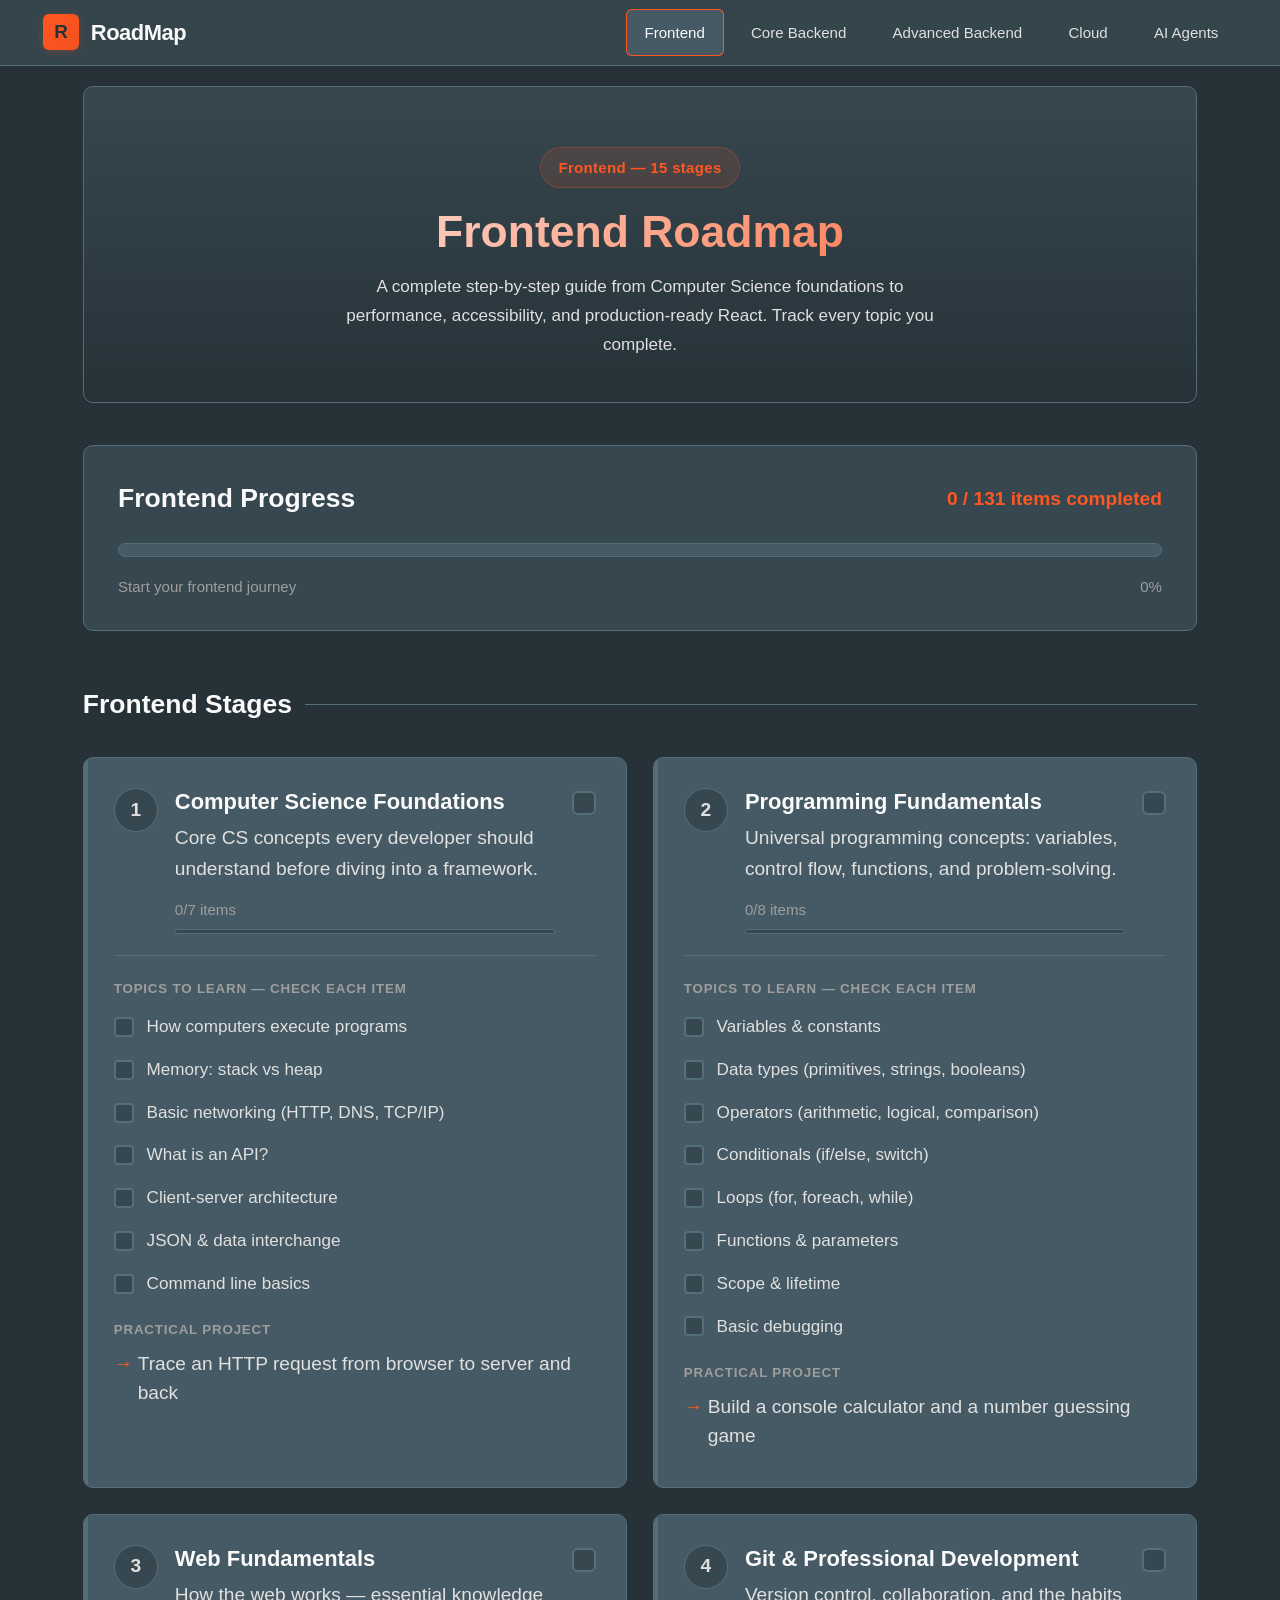
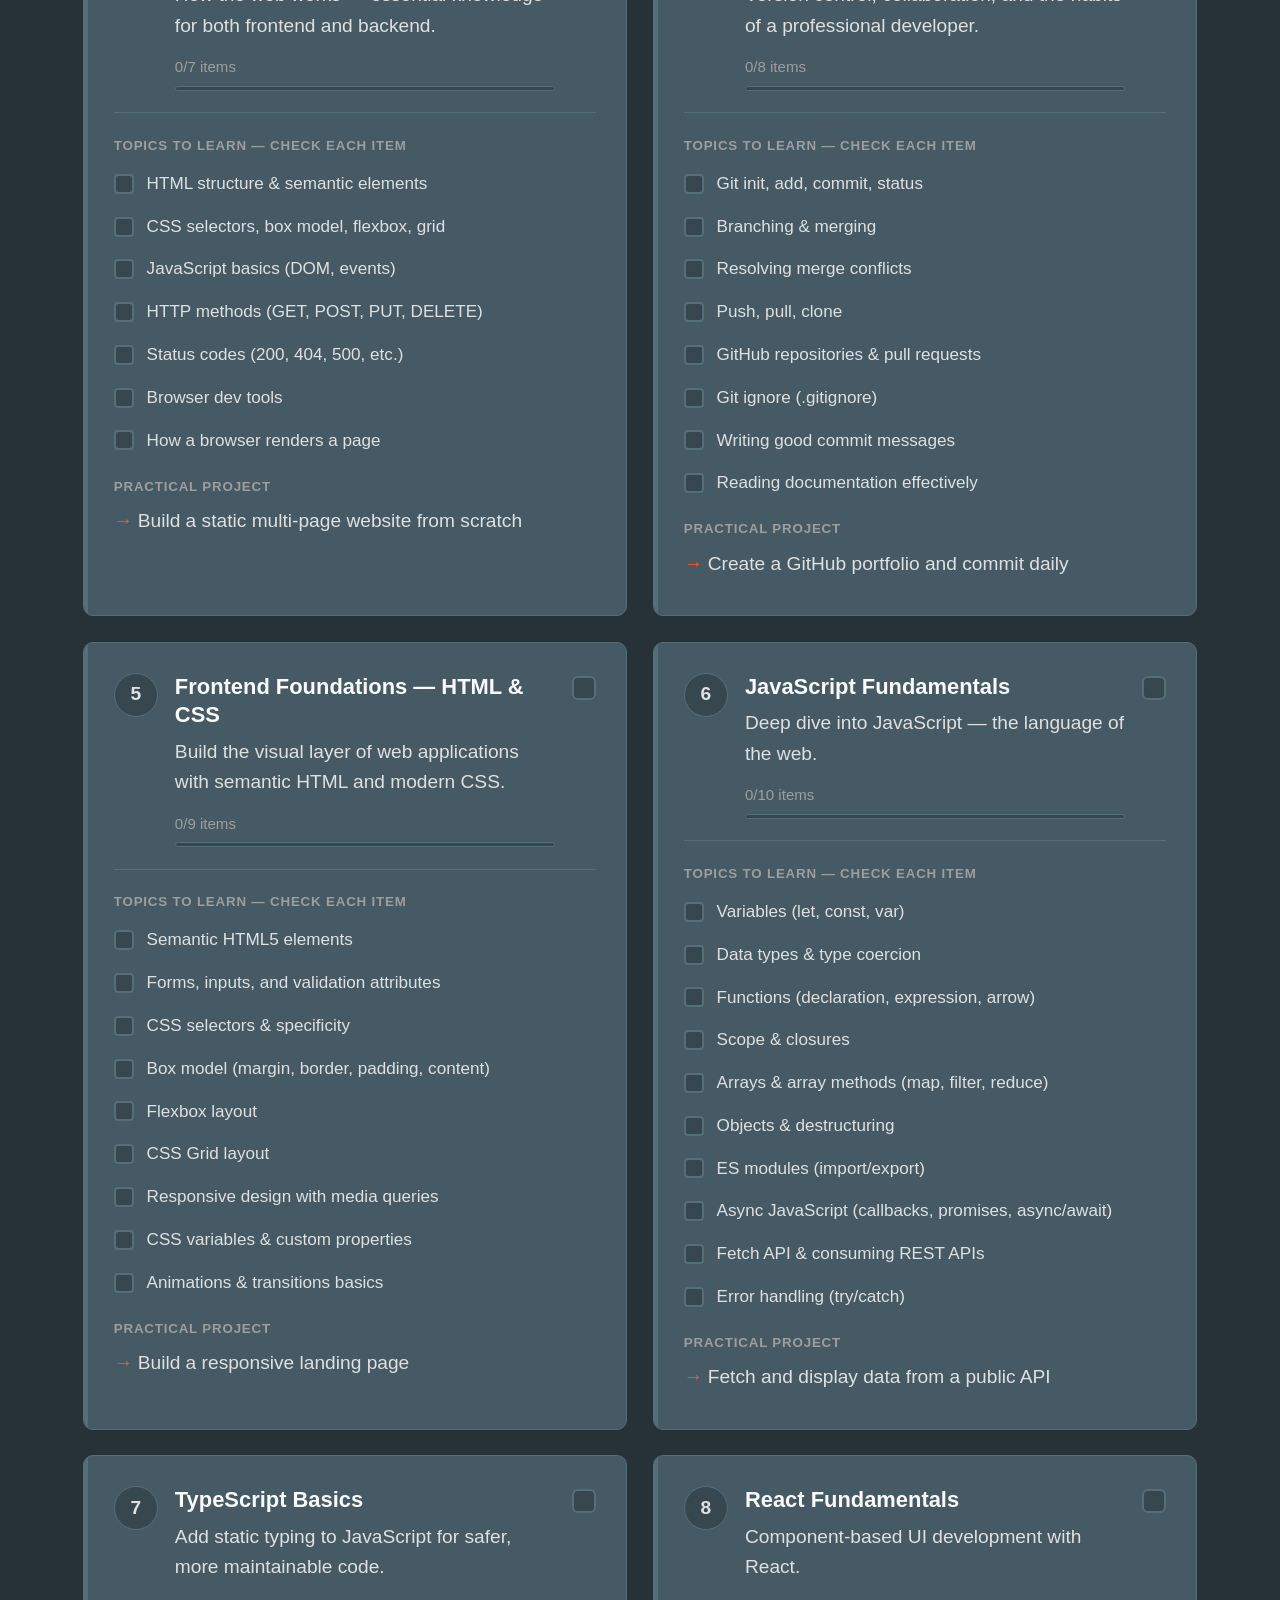
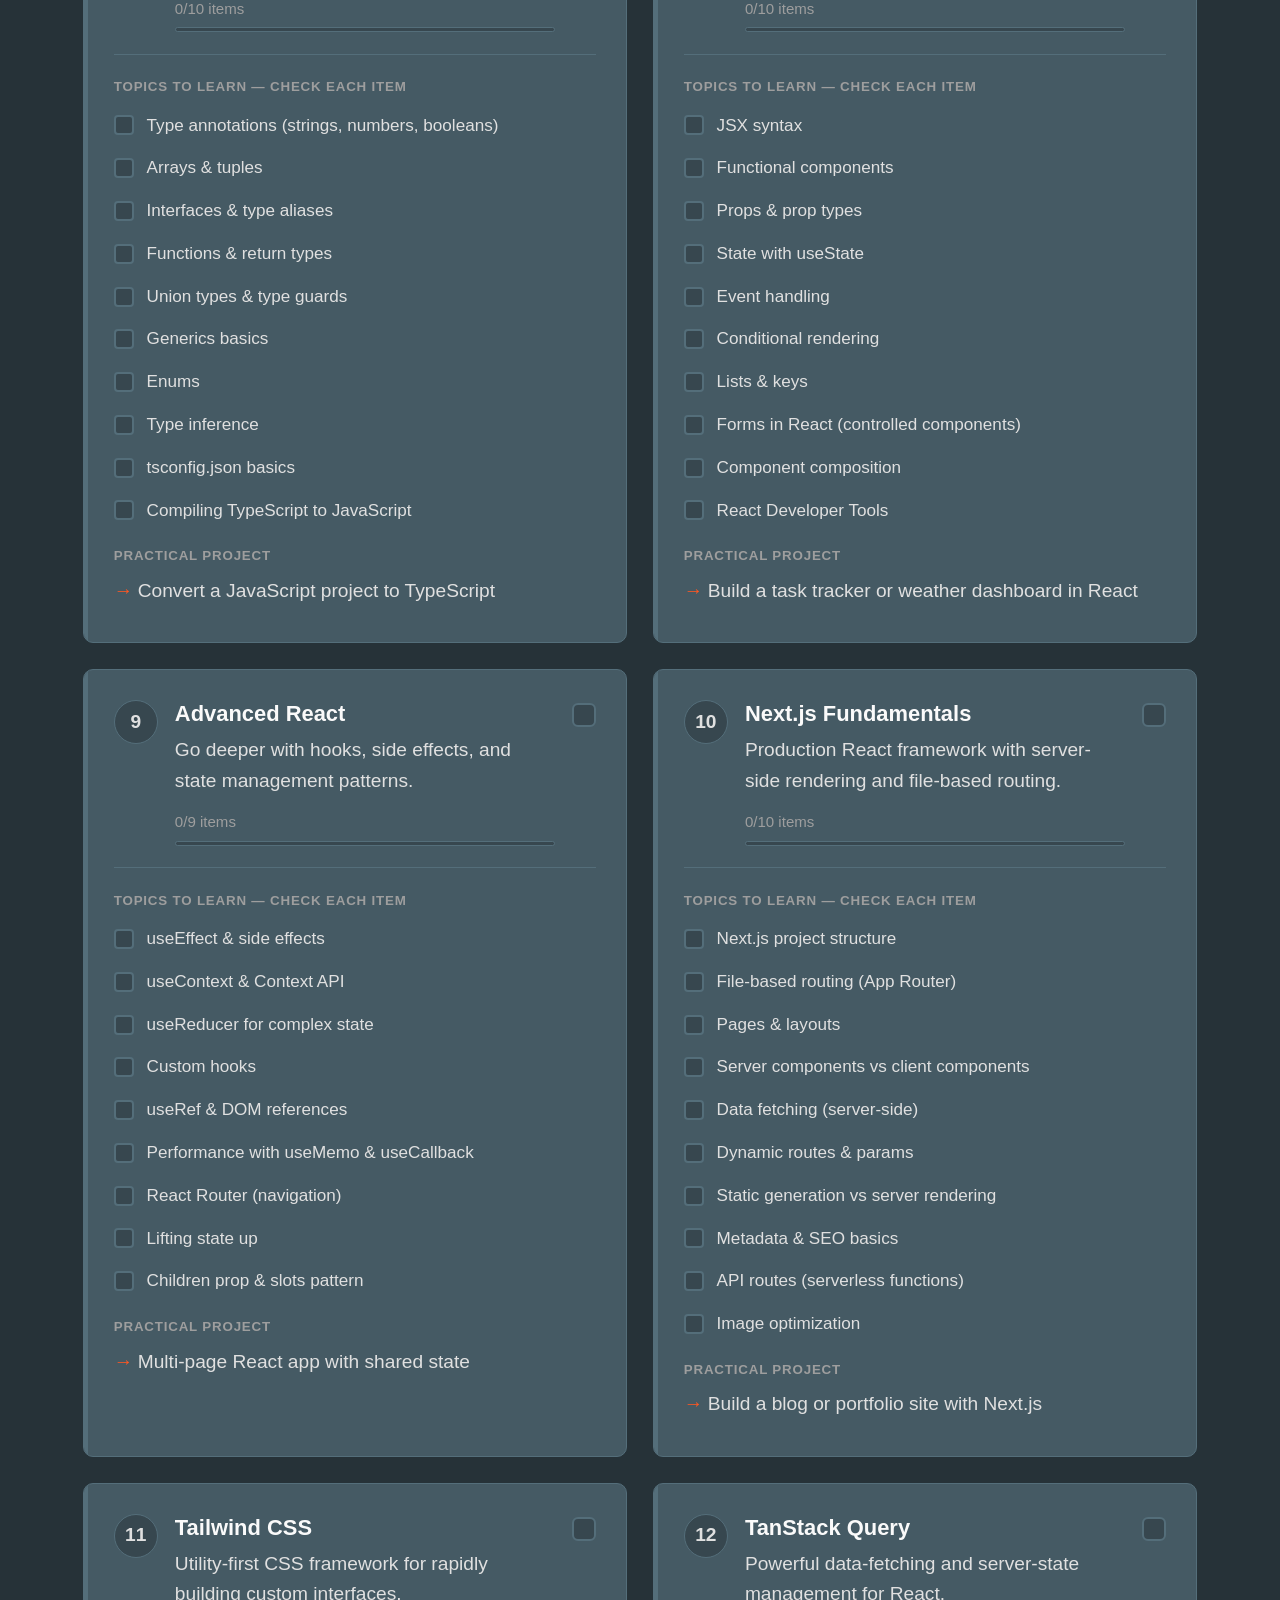
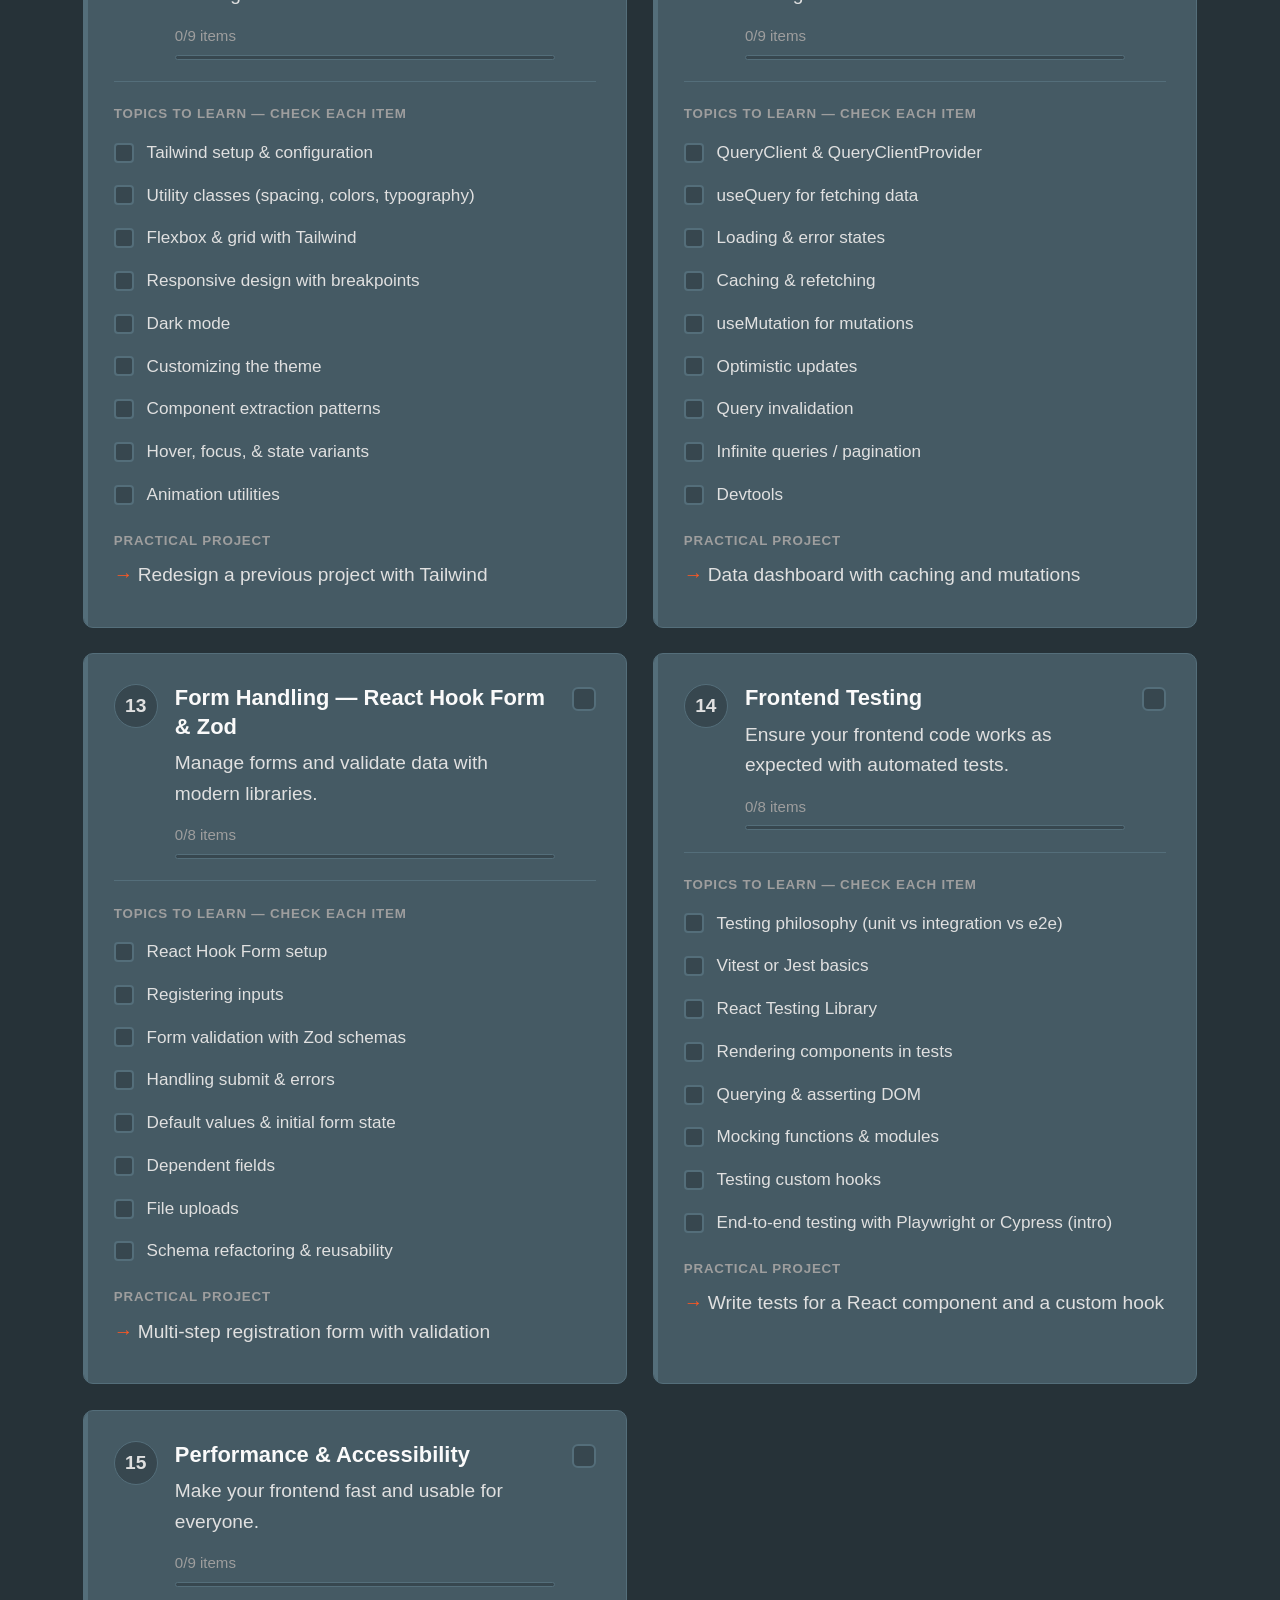
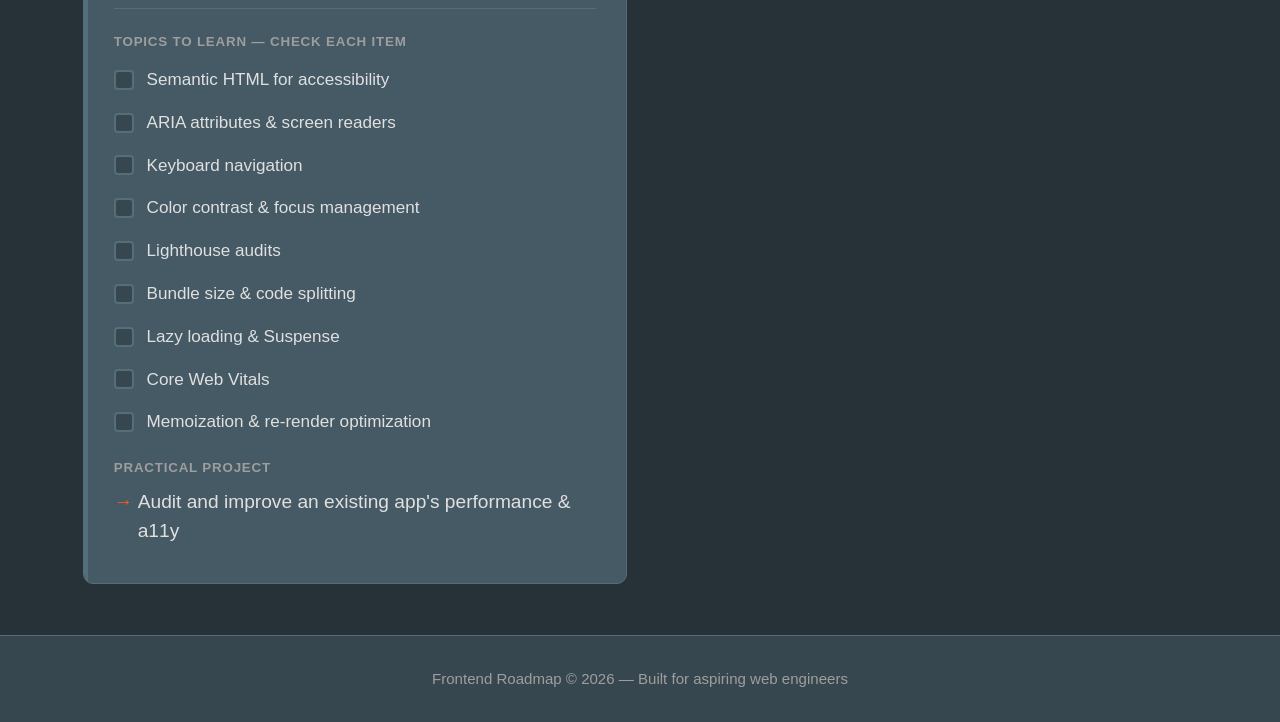
<file: index.html>
<!DOCTYPE html>
<html lang="en">
<head>
  <meta charset="UTF-8">
  <meta name="viewport" content="width=device-width, initial-scale=1.0">
  <title>Frontend Roadmap</title>
  <link rel="stylesheet" href="css/main.css">
  <link rel="stylesheet" href="css/multi-page.css">
</head>
<body>

  <!-- ============================================ -->
  <!-- Navigation Bar -->
  <!-- ============================================ -->
  <nav class="navbar">
    <div class="navbar-brand">
      <div class="icon">R</div>
      <span>RoadMap</span>
    </div>
    <button class="mobile-toggle" aria-label="Toggle navigation" aria-expanded="false">
      <span class="hamburger-line"></span>
      <span class="hamburger-line"></span>
      <span class="hamburger-line"></span>
    </button>
    <div class="navbar-dropdown">
      <div class="navbar-nav">
        <a href="frontend-roadmap.html" class="active">Frontend</a>
        <a href="core-backend-roadmap.html">Core Backend</a>
        <a href="advanced-backend-roadmap.html">Advanced Backend</a>
        <a href="cloud-roadmap.html">Cloud</a>
        <a href="ai-agents-roadmap.html">AI Agents</a>
      </div>
    </div>
  </nav>

  <!-- ============================================ -->
  <!-- Main Content -->
  <!-- ============================================ -->
  <main class="page-main">
    <div class="page-content">

      <!-- Page hero -->
      <section class="page-hero">
        <span class="badge">Frontend — 15 stages</span>
        <h1>Frontend Roadmap</h1>
        <p>
          A complete step-by-step guide from Computer Science foundations to performance,
          accessibility, and production-ready React. Track every topic you complete.
        </p>
      </section>

      <!-- Page progress (per-page percentage) -->
      <section class="progress-section">
        <div class="progress-header">
          <h2>Frontend Progress</h2>
          <div class="progress-stats">
            <span id="progress-text">0 / 0 items completed</span>
          </div>
        </div>
        <div class="progress-bar-container">
          <div id="progress-bar" class="progress-bar"></div>
        </div>
        <div class="progress-footer">
          <span>Start your frontend journey</span>
          <span id="progress-percent">0%</span>
        </div>
      </section>

      <!-- Roadmap Stages -->
      <h2 class="section-title">Frontend Stages</h2>
      <div id="roadmap-grid" class="roadmap-grid">
        <!-- Cards are rendered by JavaScript -->
      </div>

    </div>
  </main>

  <!-- Footer -->
  <footer class="footer">
    <p>Frontend Roadmap &copy; 2026 &mdash; Built for aspiring web engineers</p>
  </footer>

  <!-- Frontend roadmap data -->
  <script src="js/frontendStages.js"></script>
  <!-- Shared renderer & state -->
  <script src="js/roadmap.js"></script>
  <script>
    window.ROADMAP_STAGES = frontendStages;
  </script>
</body>
</html>
</file>
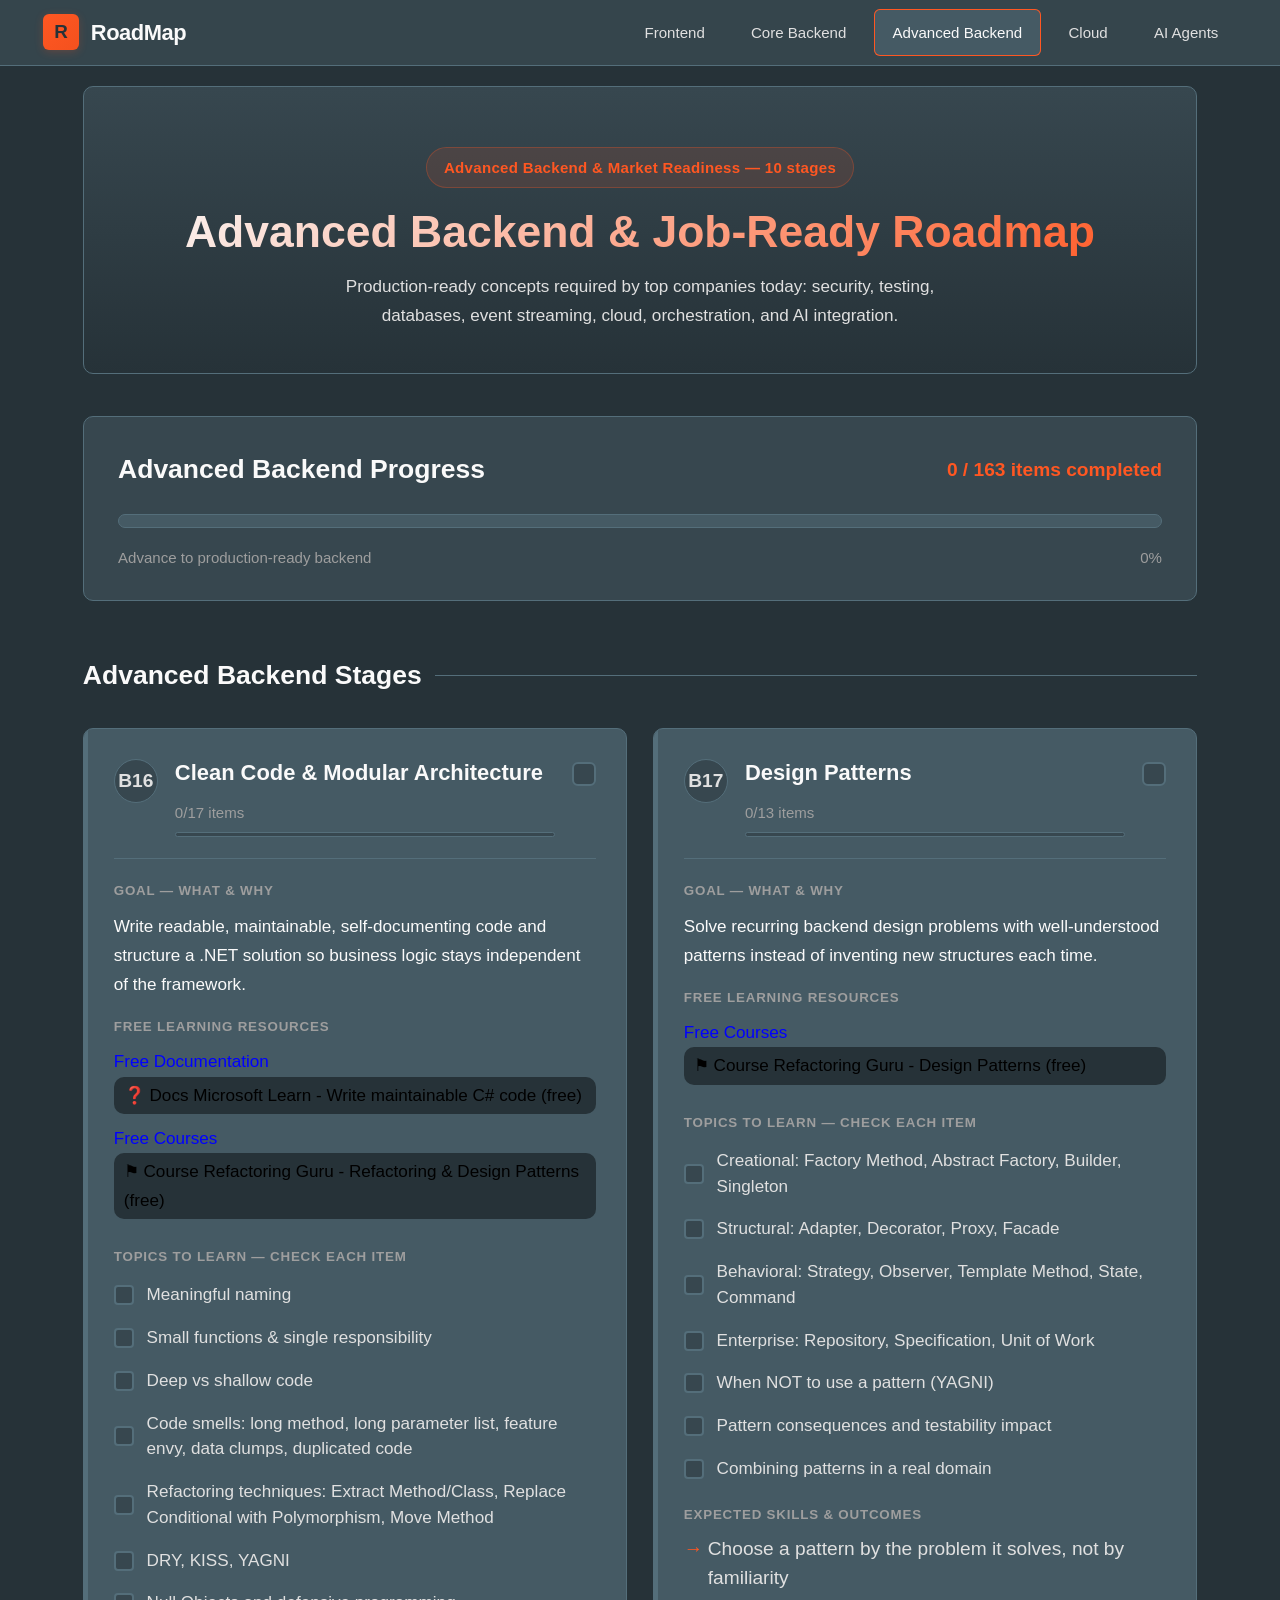
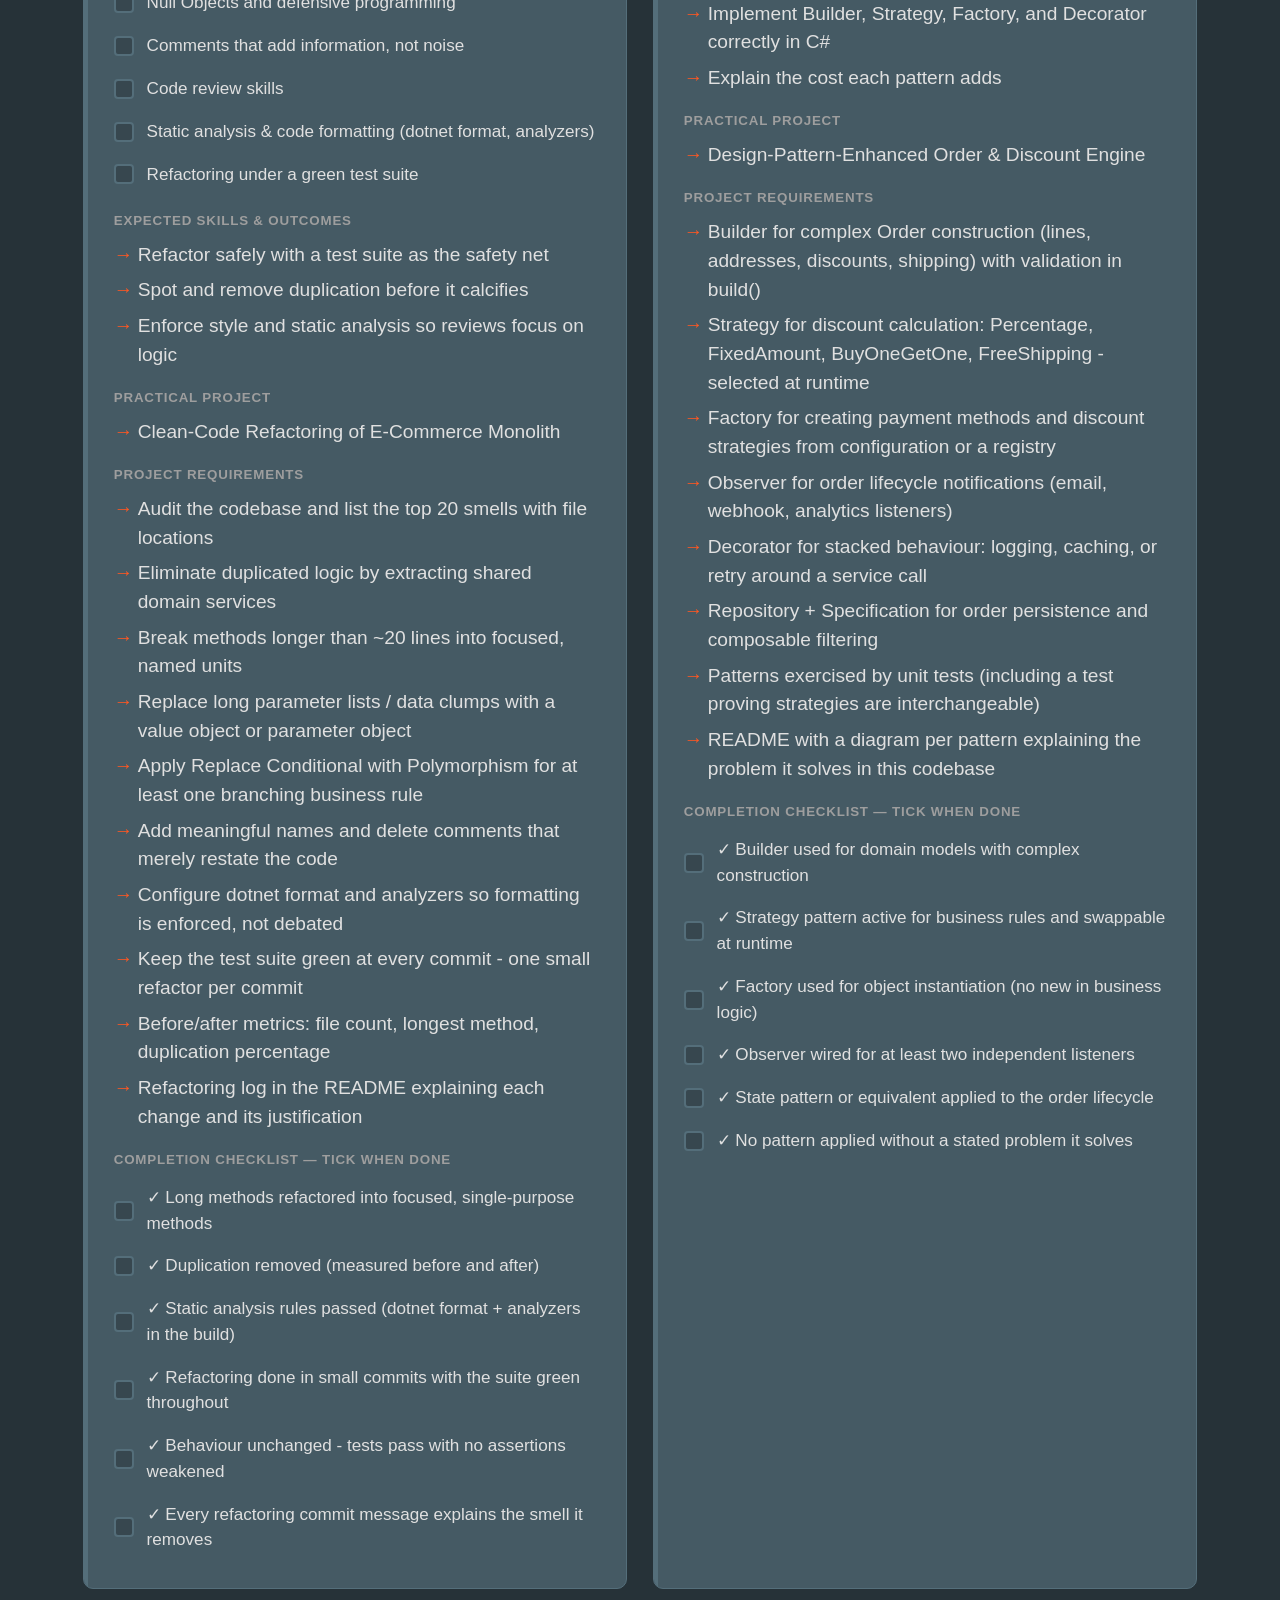
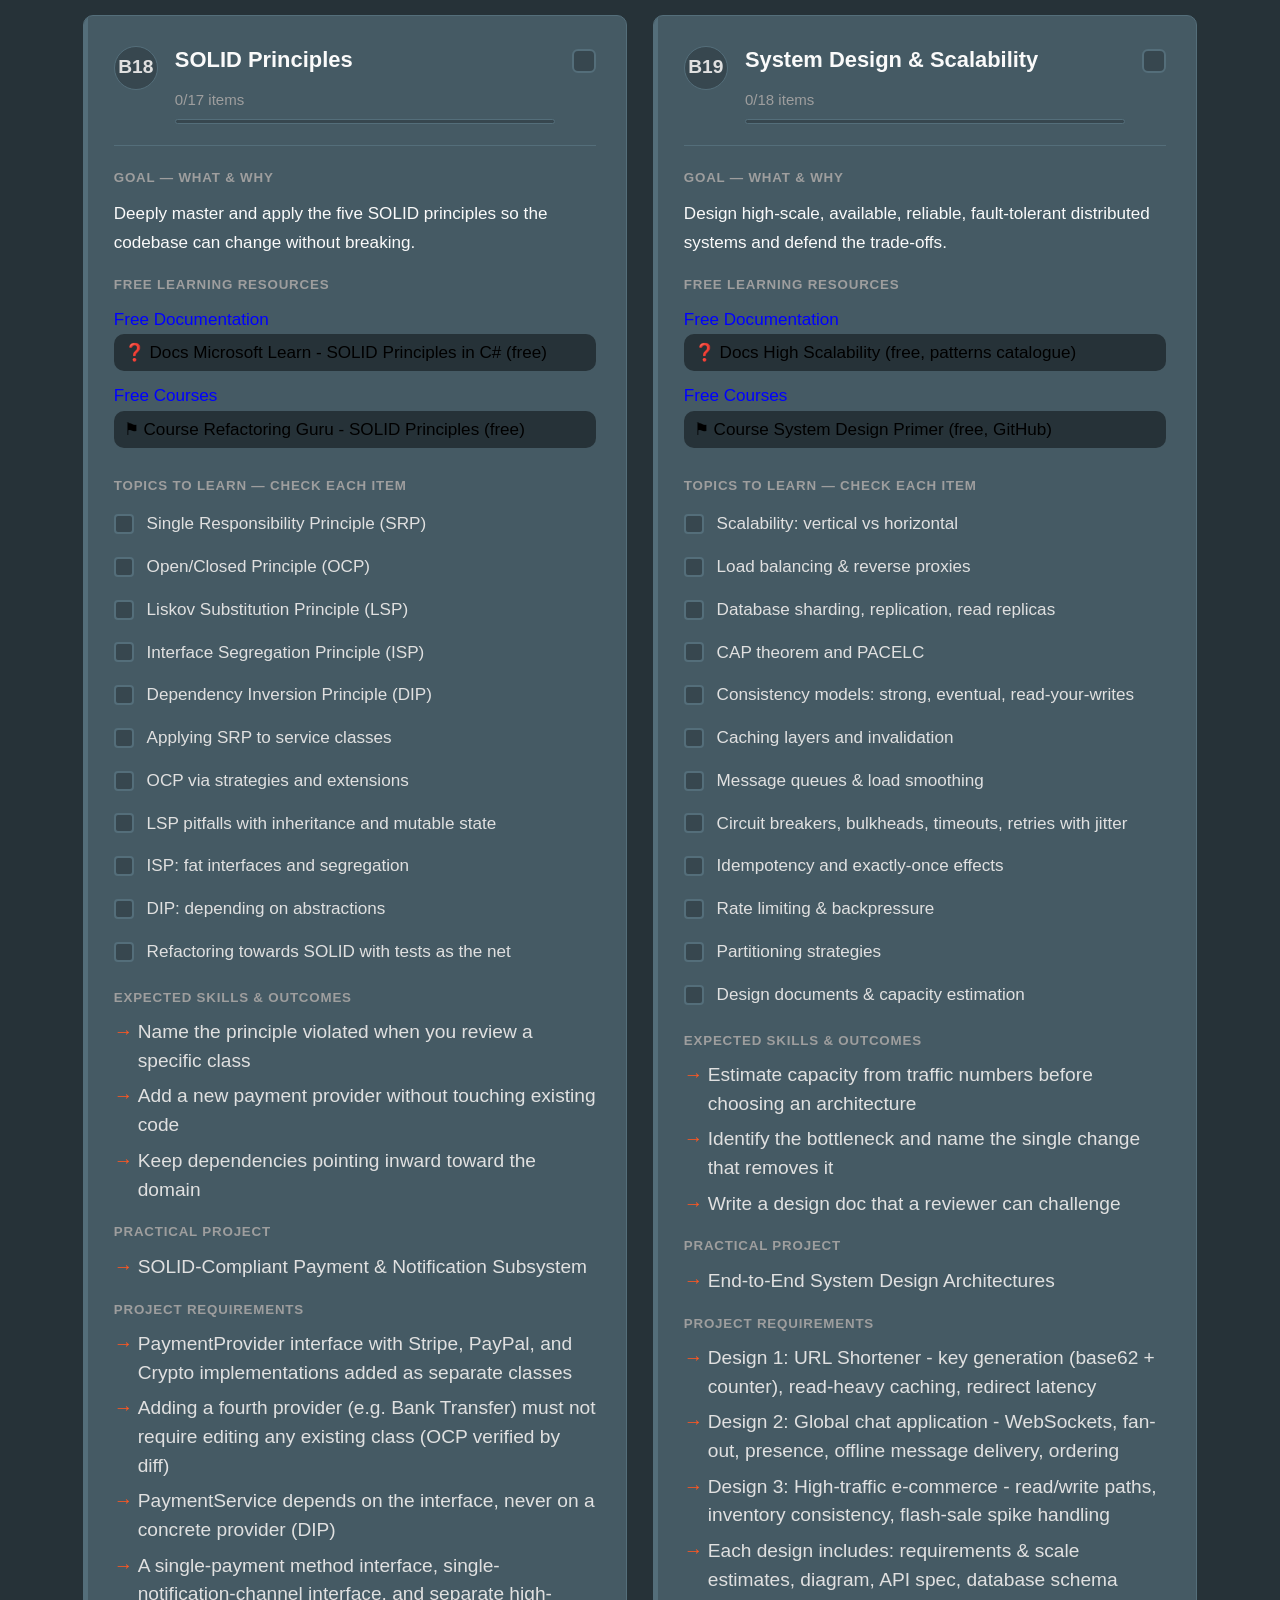
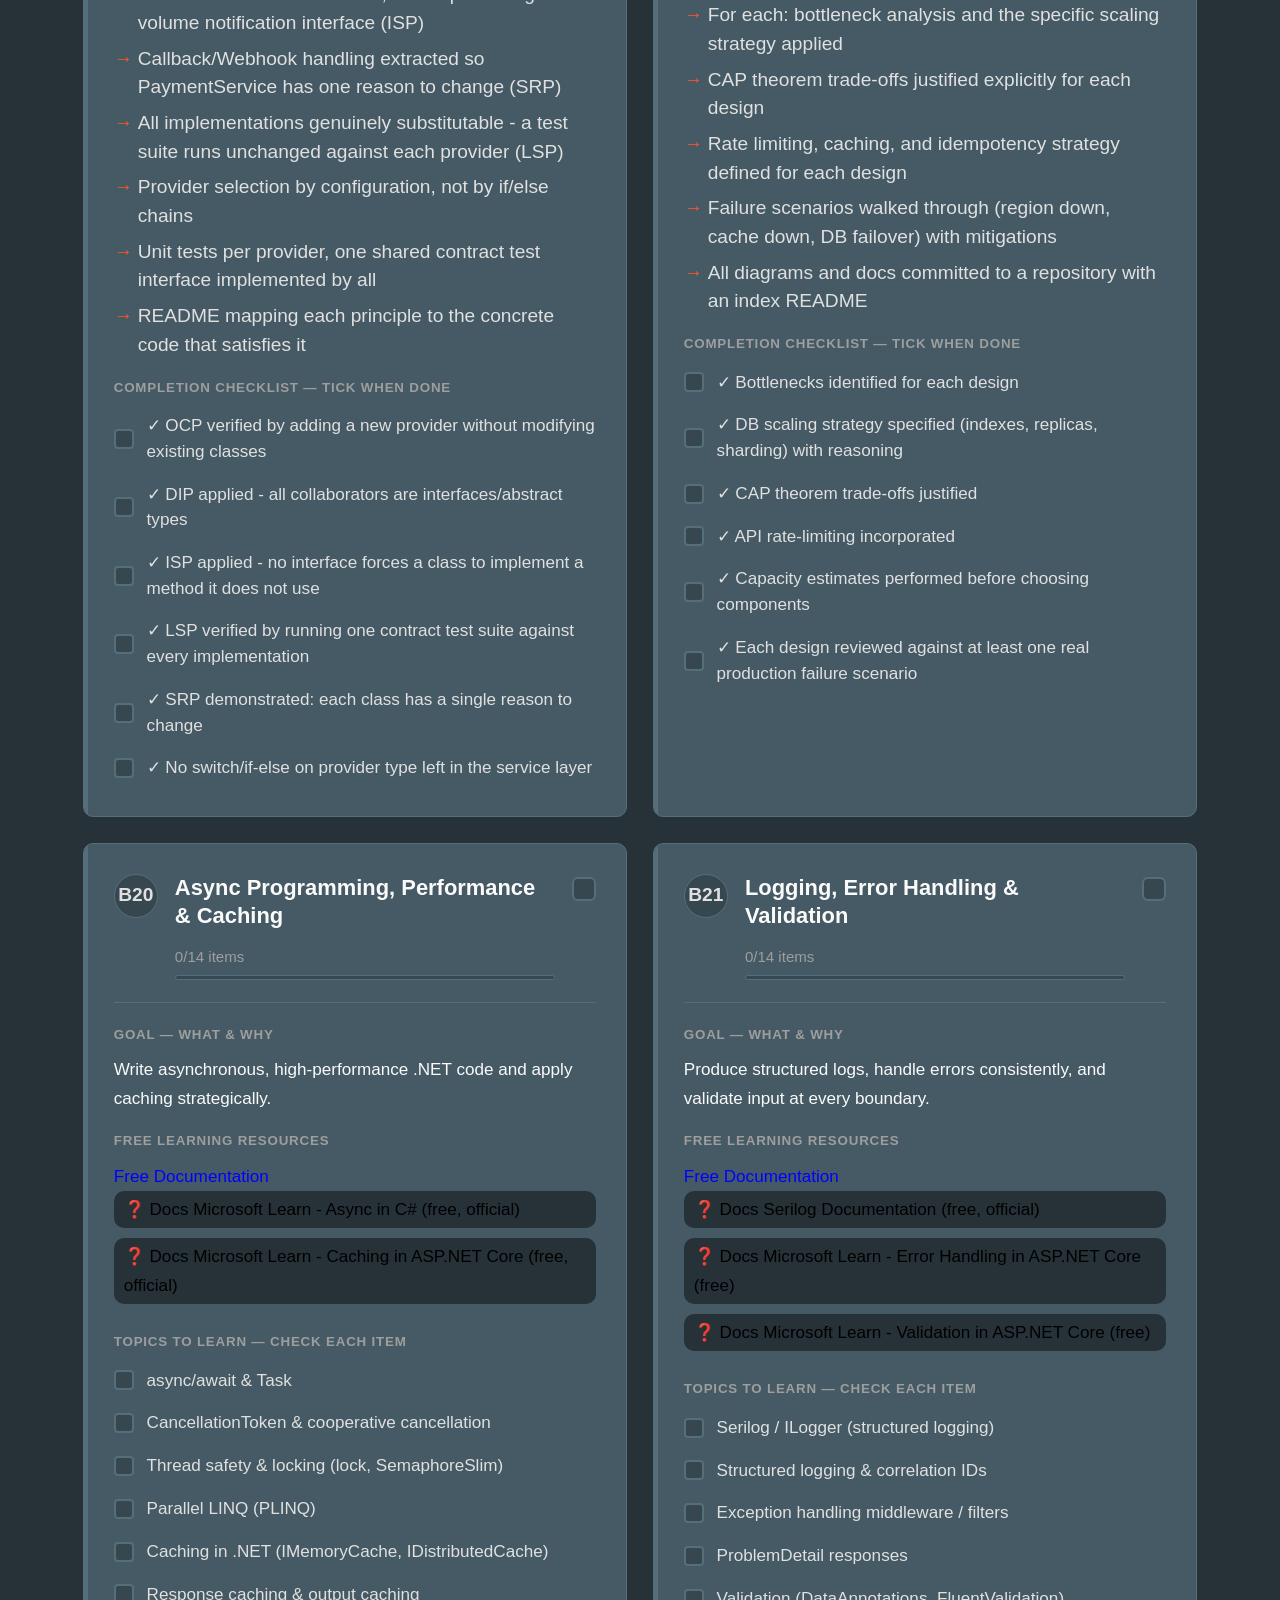
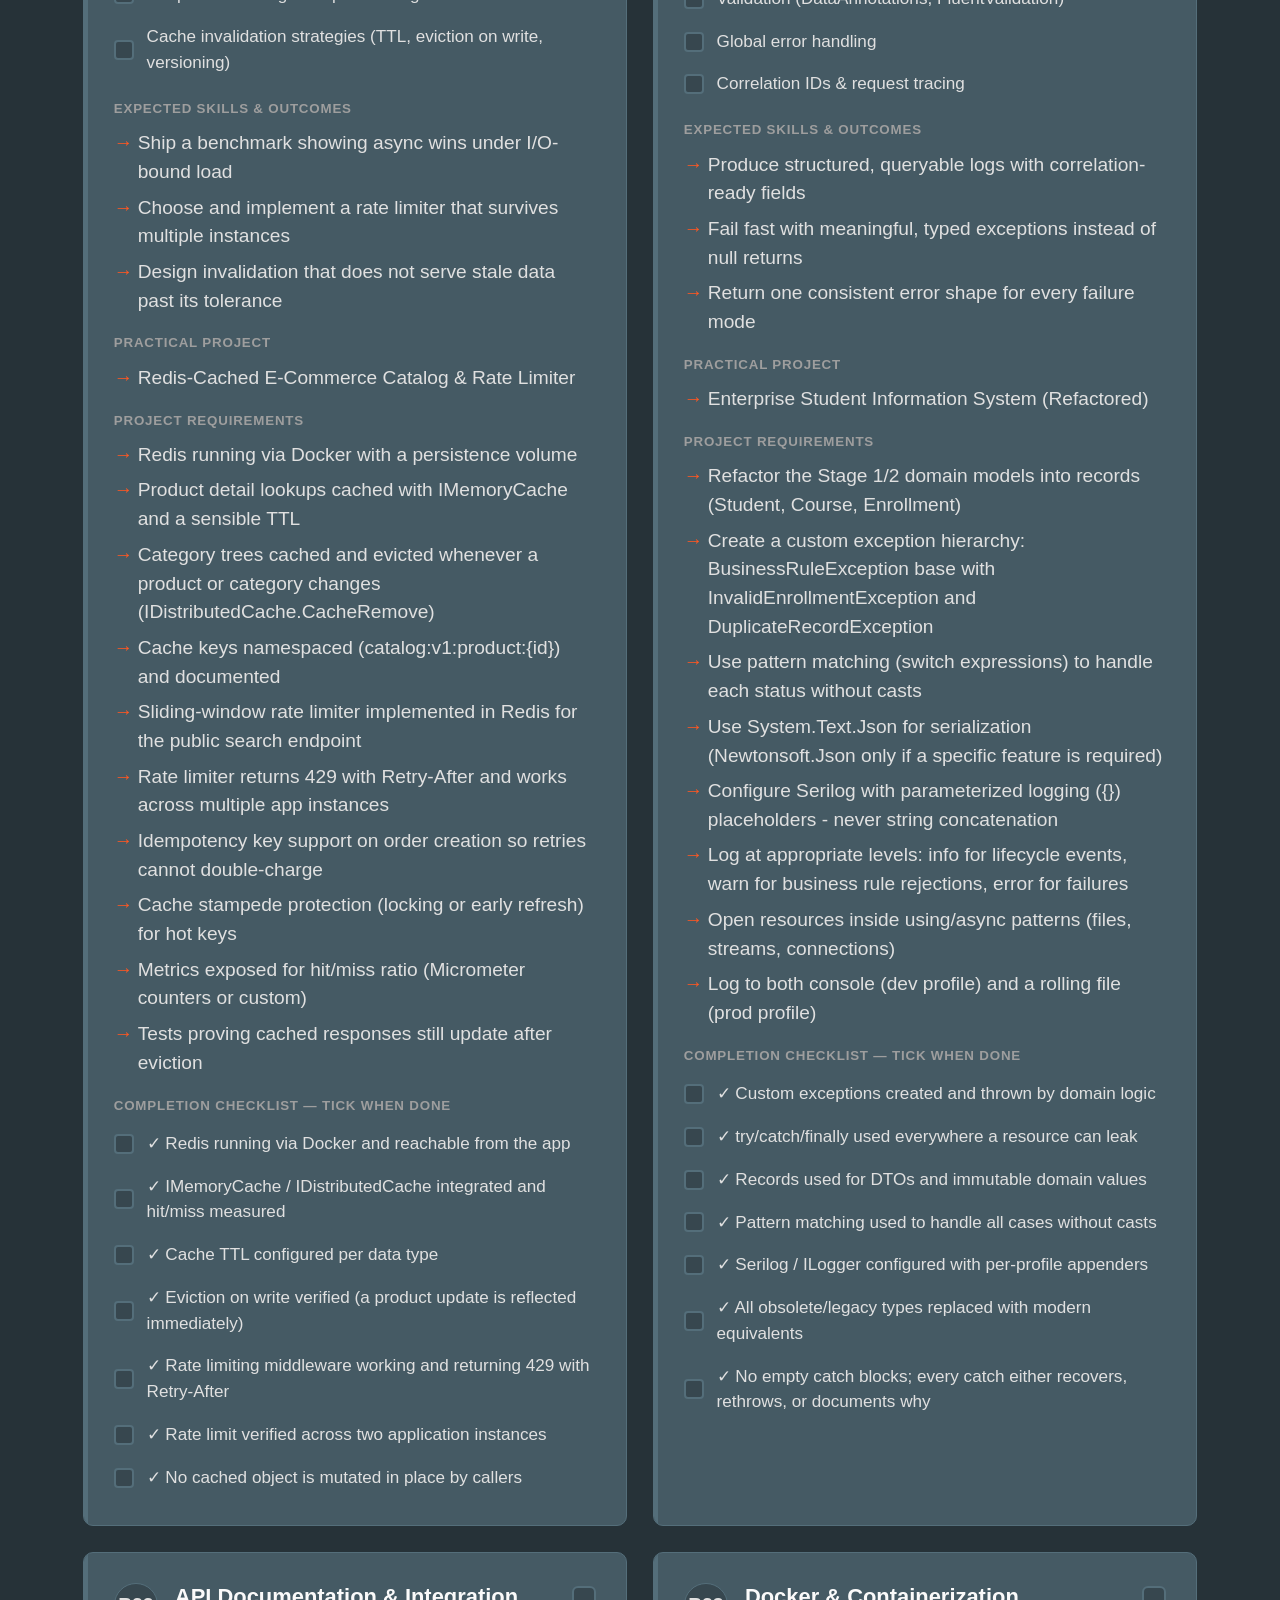
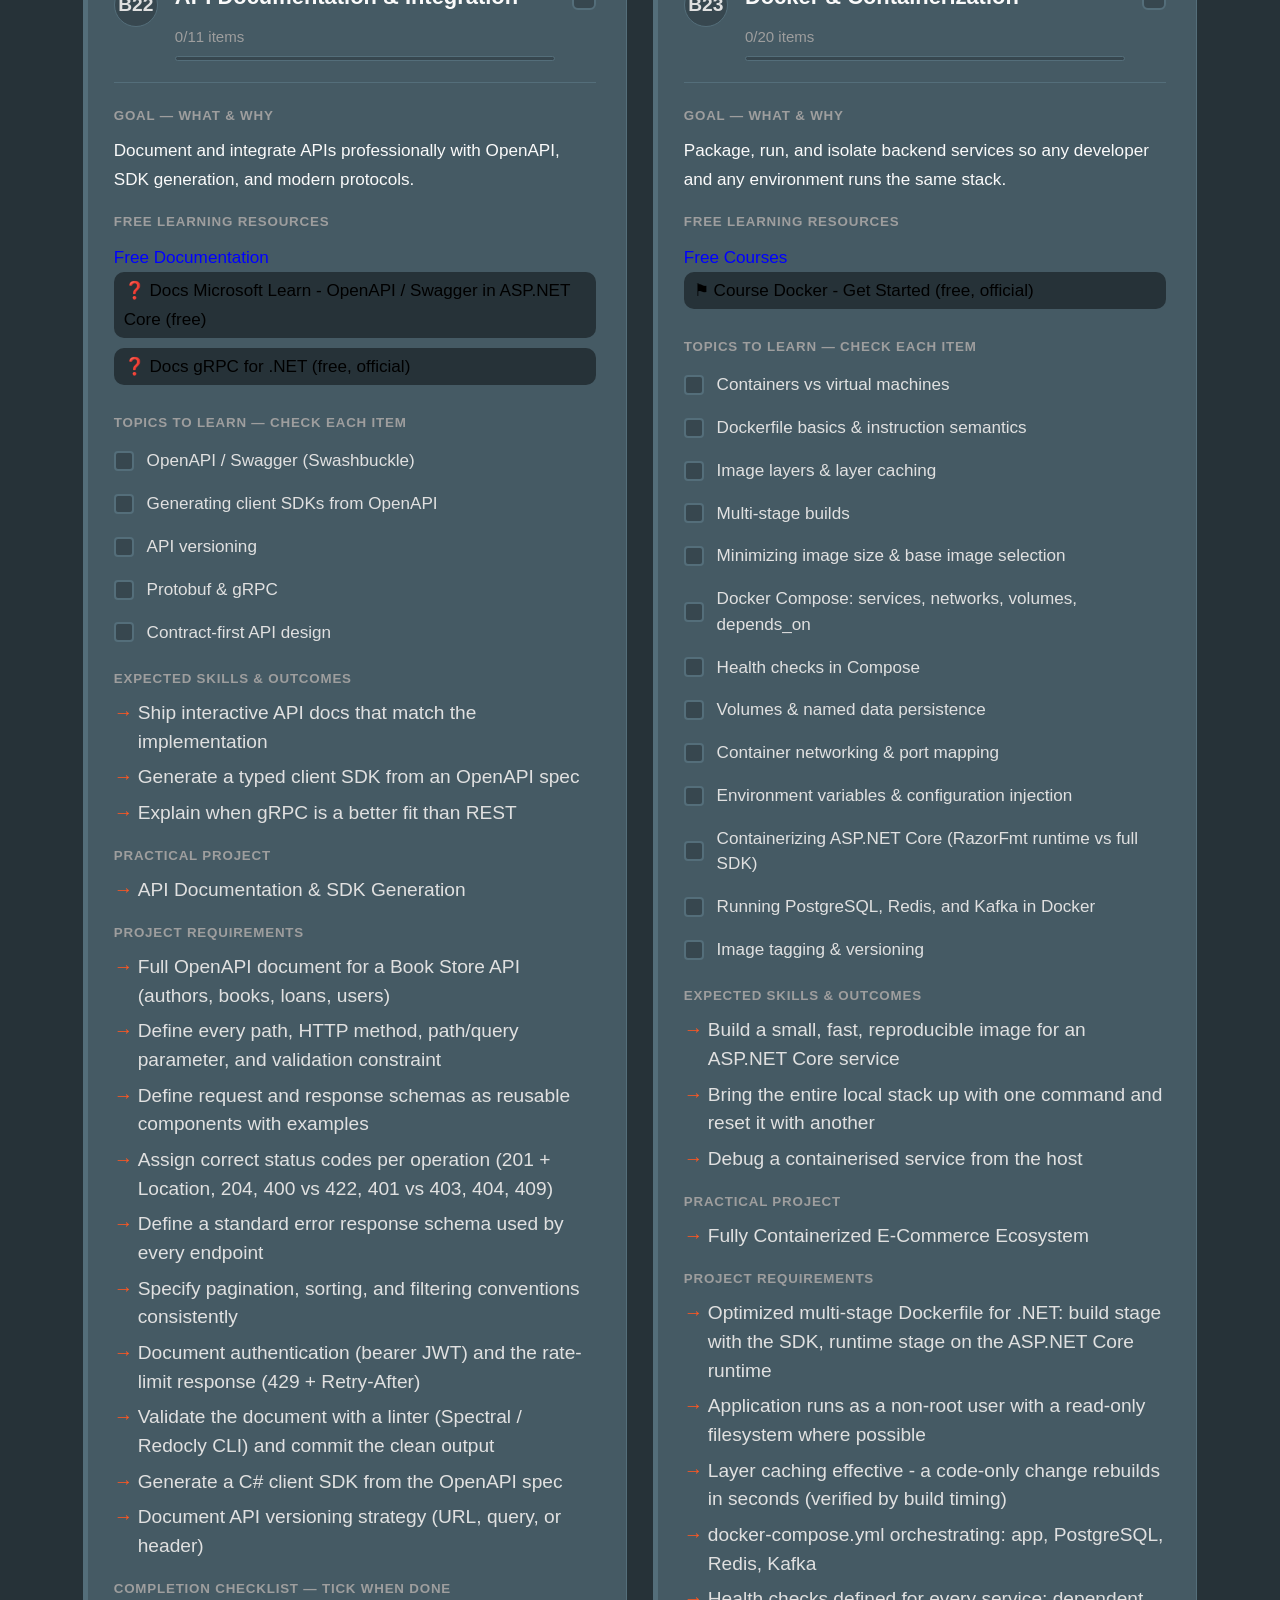
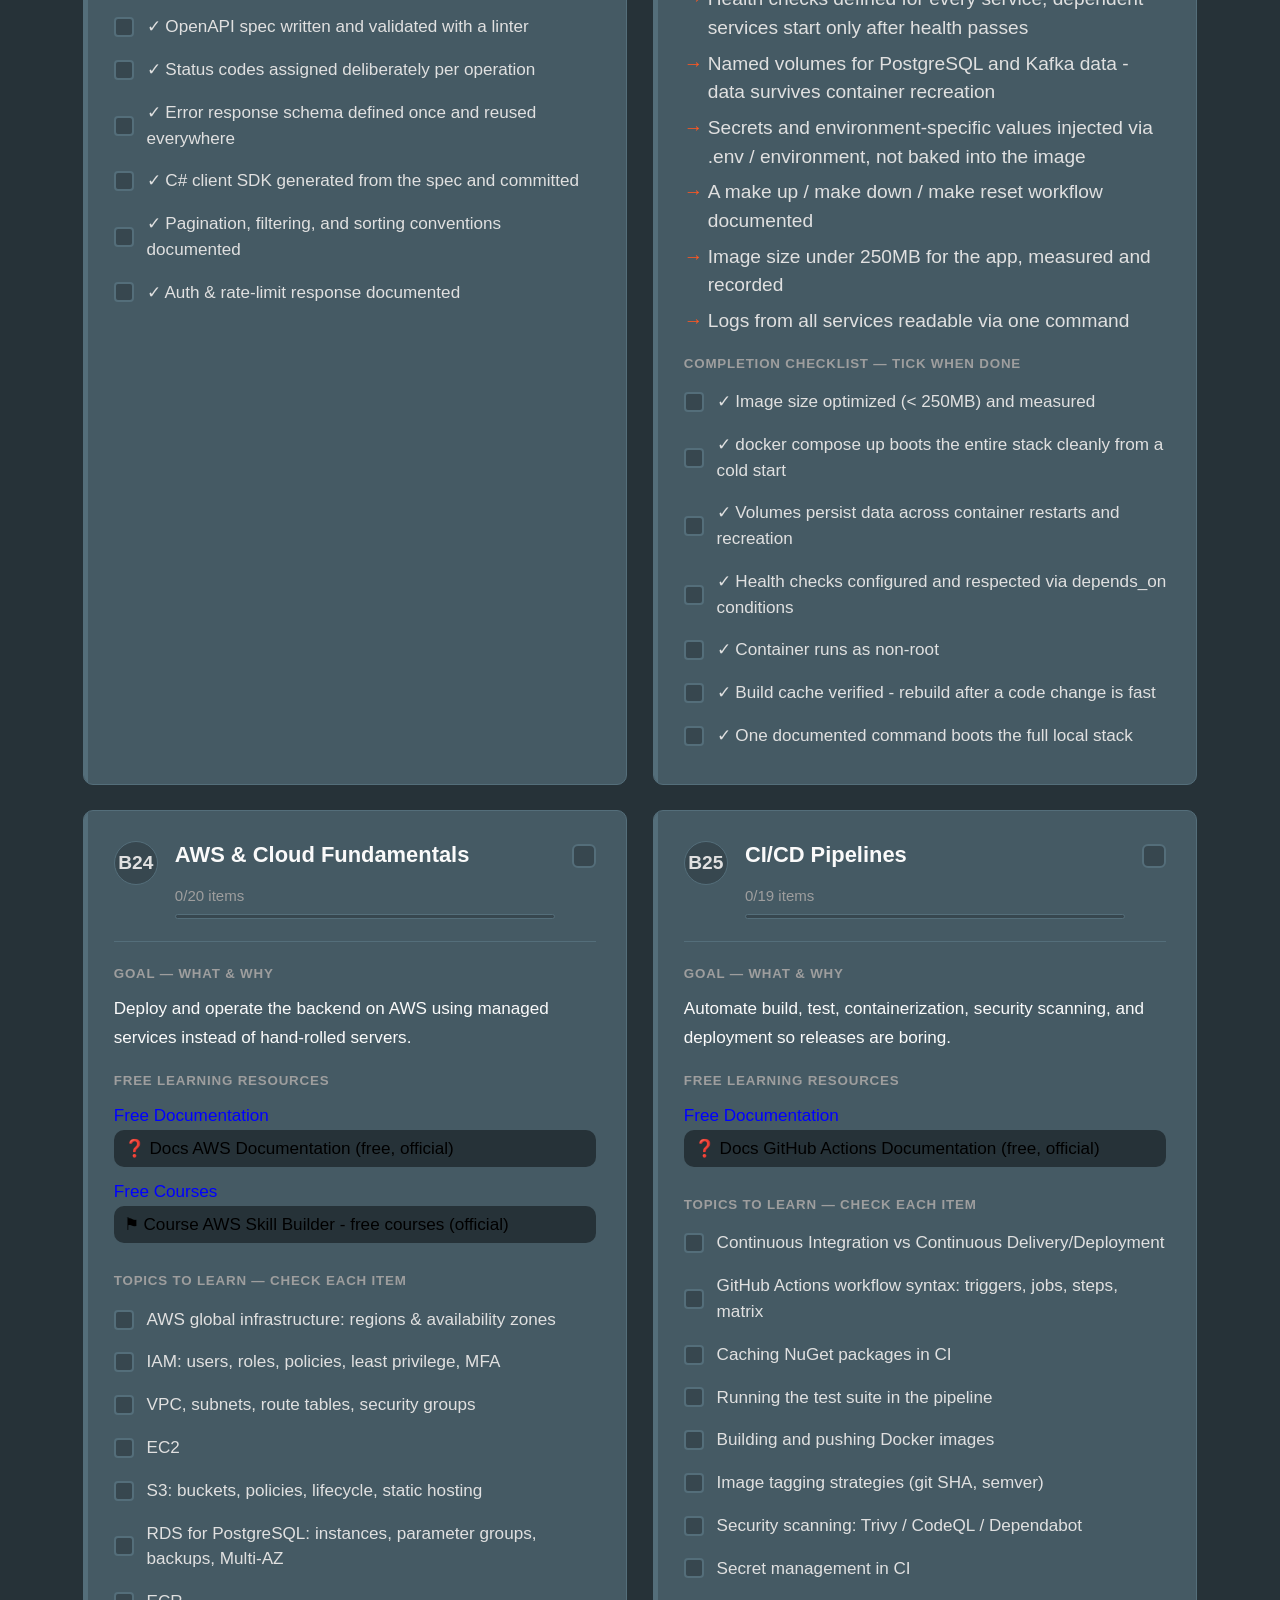
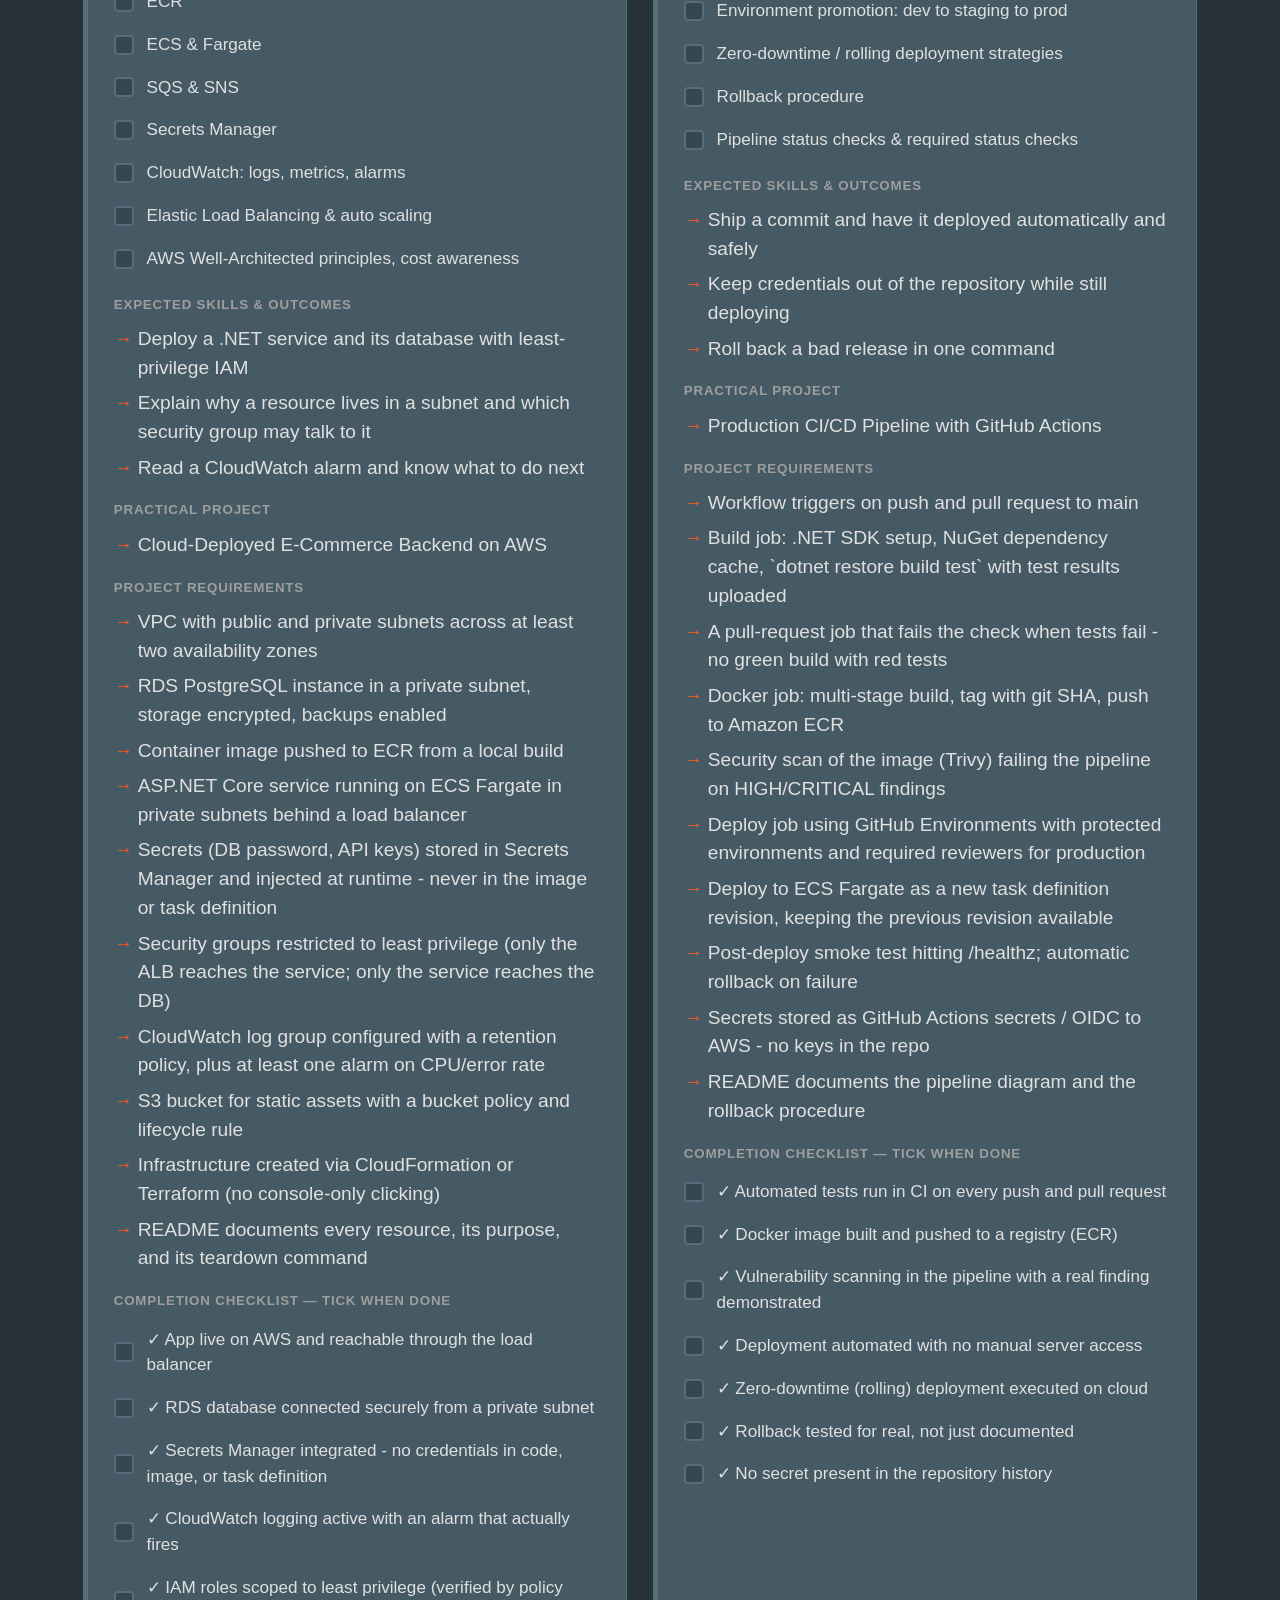
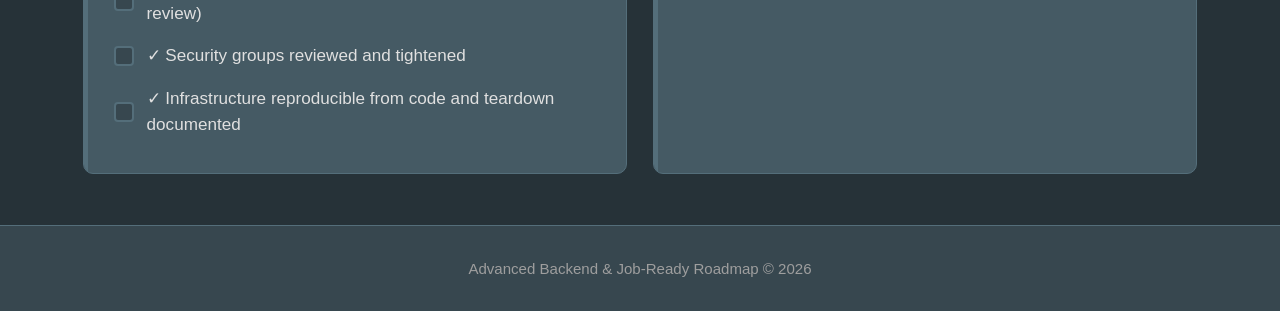
<file: advanced-backend-roadmap.html>
<!DOCTYPE html>
<html lang="en">
<head>
  <meta charset="UTF-8">
  <meta name="viewport" content="width=device-width, initial-scale=1.0">
  <title>Advanced Backend &amp; Job-Ready Roadmap</title>
  <link rel="stylesheet" href="css/main.css">
  <link rel="stylesheet" href="css/multi-page.css">
</head>
<body>

  <!-- ============================================ -->
  <!-- Navigation Bar -->
  <!-- ============================================ -->
  <nav class="navbar">
    <div class="navbar-brand">
      <div class="icon">R</div>
      <span>RoadMap</span>
    </div>
    <button class="mobile-toggle" aria-label="Toggle navigation" aria-expanded="false">
      <span class="hamburger-line"></span>
      <span class="hamburger-line"></span>
      <span class="hamburger-line"></span>
    </button>
    <div class="navbar-dropdown">
      <div class="navbar-nav">
        <a href="index.html">Frontend</a>
        <a href="core-backend-roadmap.html">Core Backend</a>
        <a href="advanced-backend-roadmap.html" class="active">Advanced Backend</a>
        <a href="cloud-roadmap.html">Cloud</a>
        <a href="ai-agents-roadmap.html">AI Agents</a>
      </div>
    </div>
  </nav>

  <!-- ============================================ -->
  <!-- Main Content -->
  <!-- ============================================ -->
  <main class="page-main">
    <div class="page-content">

      <!-- Page hero -->
      <section class="page-hero">
        <span class="badge">Advanced Backend &amp; Market Readiness — 10 stages</span>
        <h1>Advanced Backend &amp; Job-Ready Roadmap</h1>
        <p>
          Production-ready concepts required by top companies today: security,
          testing, databases, event streaming, cloud, orchestration, and AI
          integration.
        </p>
      </section>

      <!-- Page progress -->
      <section class="progress-section">
        <div class="progress-header">
          <h2>Advanced Backend Progress</h2>
          <div class="progress-stats">
            <span id="progress-text">0 / 0 items completed</span>
          </div>
        </div>
        <div class="progress-bar-container">
          <div id="progress-bar" class="progress-bar"></div>
        </div>
        <div class="progress-footer">
          <span>Advance to production-ready backend</span>
          <span id="progress-percent">0%</span>
        </div>
      </section>

      <!-- Roadmap Stages -->
      <h2 class="section-title">Advanced Backend Stages</h2>
      <div id="roadmap-grid" class="roadmap-grid">
        <!-- Cards are rendered by JavaScript -->
      </div>

    </div>
  </main>

  <!-- Footer -->
  <footer class="footer">
    <p>Advanced Backend &amp; Job-Ready Roadmap &copy; 2026</p>
  </footer>

  <!-- Backend data (stages 16-25) + shared renderer -->
  <script src="js/backendStages.js"></script>
  <script src="js/roadmap.js"></script>
  <script>
    window.ROADMAP_STAGES = backendStages.slice(15, 25);
    window.backendStages = backendStages.slice(15, 25);
  </script>
</body>
</html>
</file>
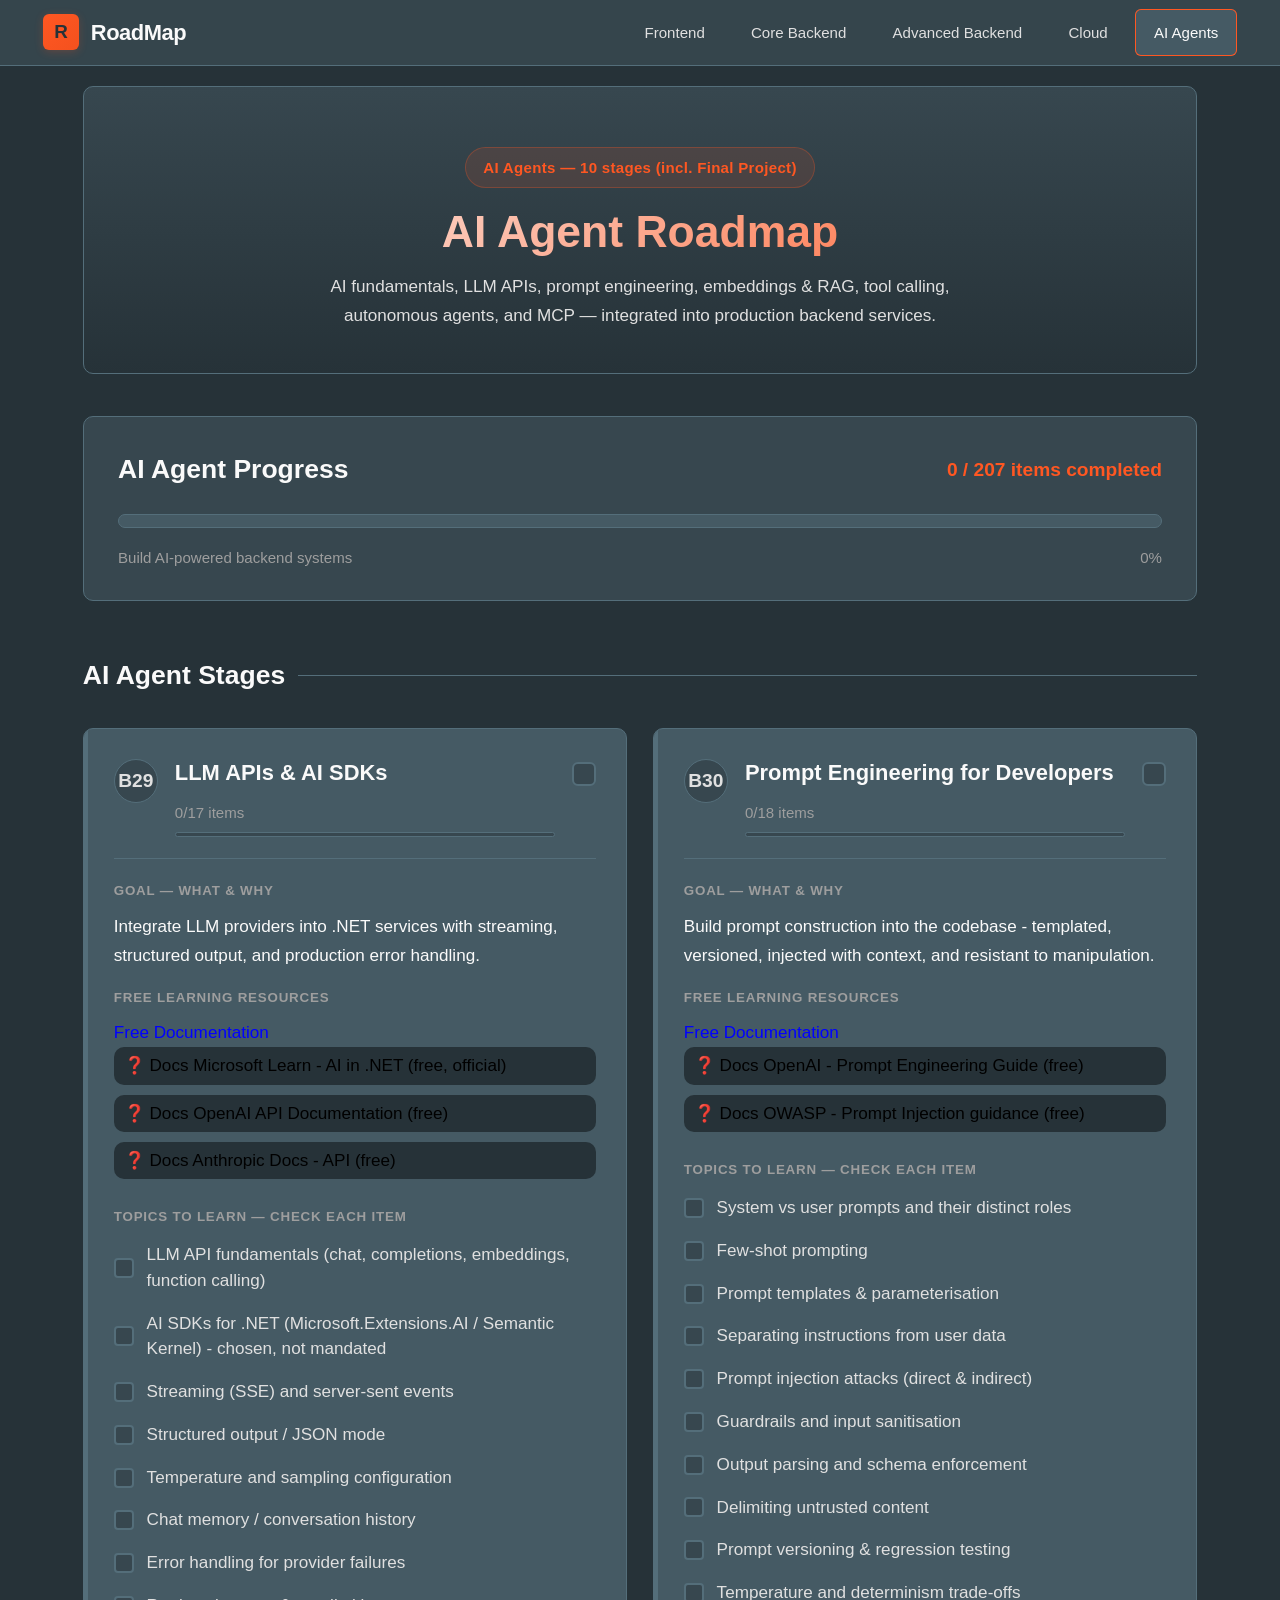
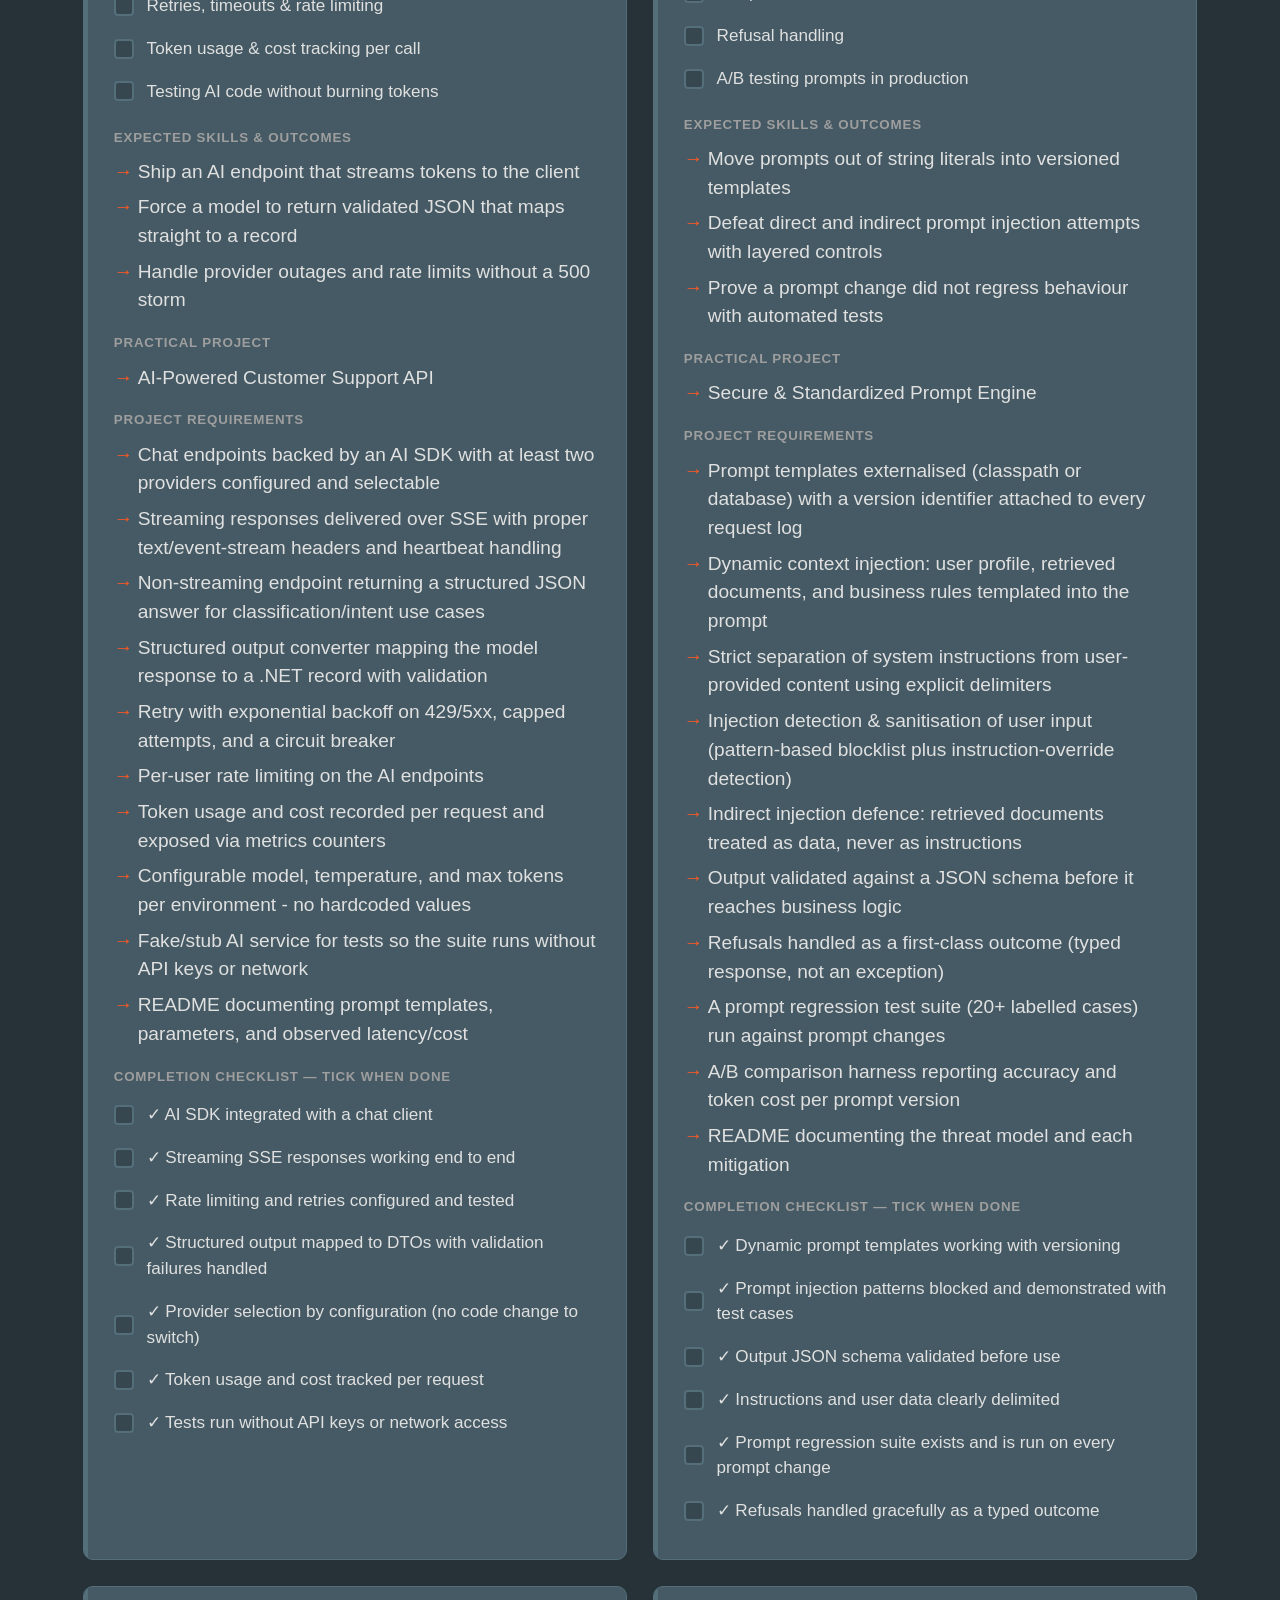
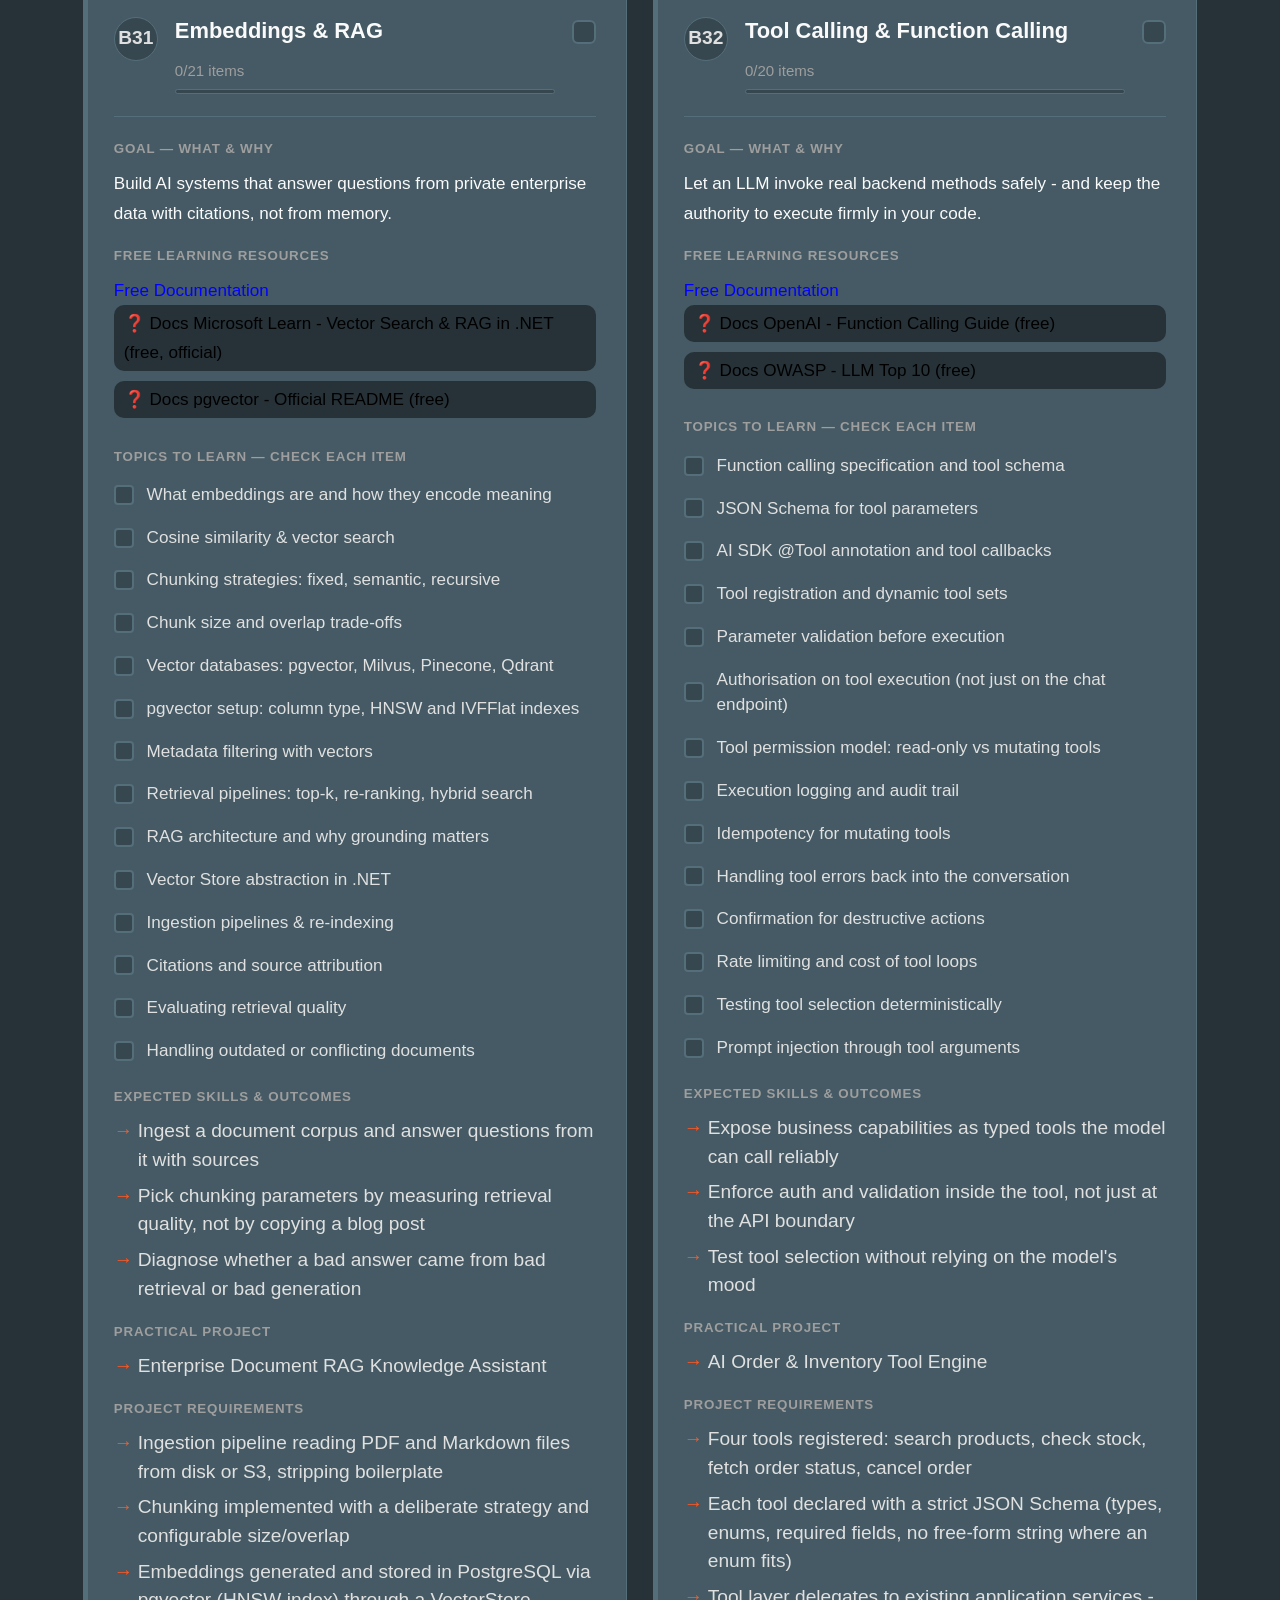
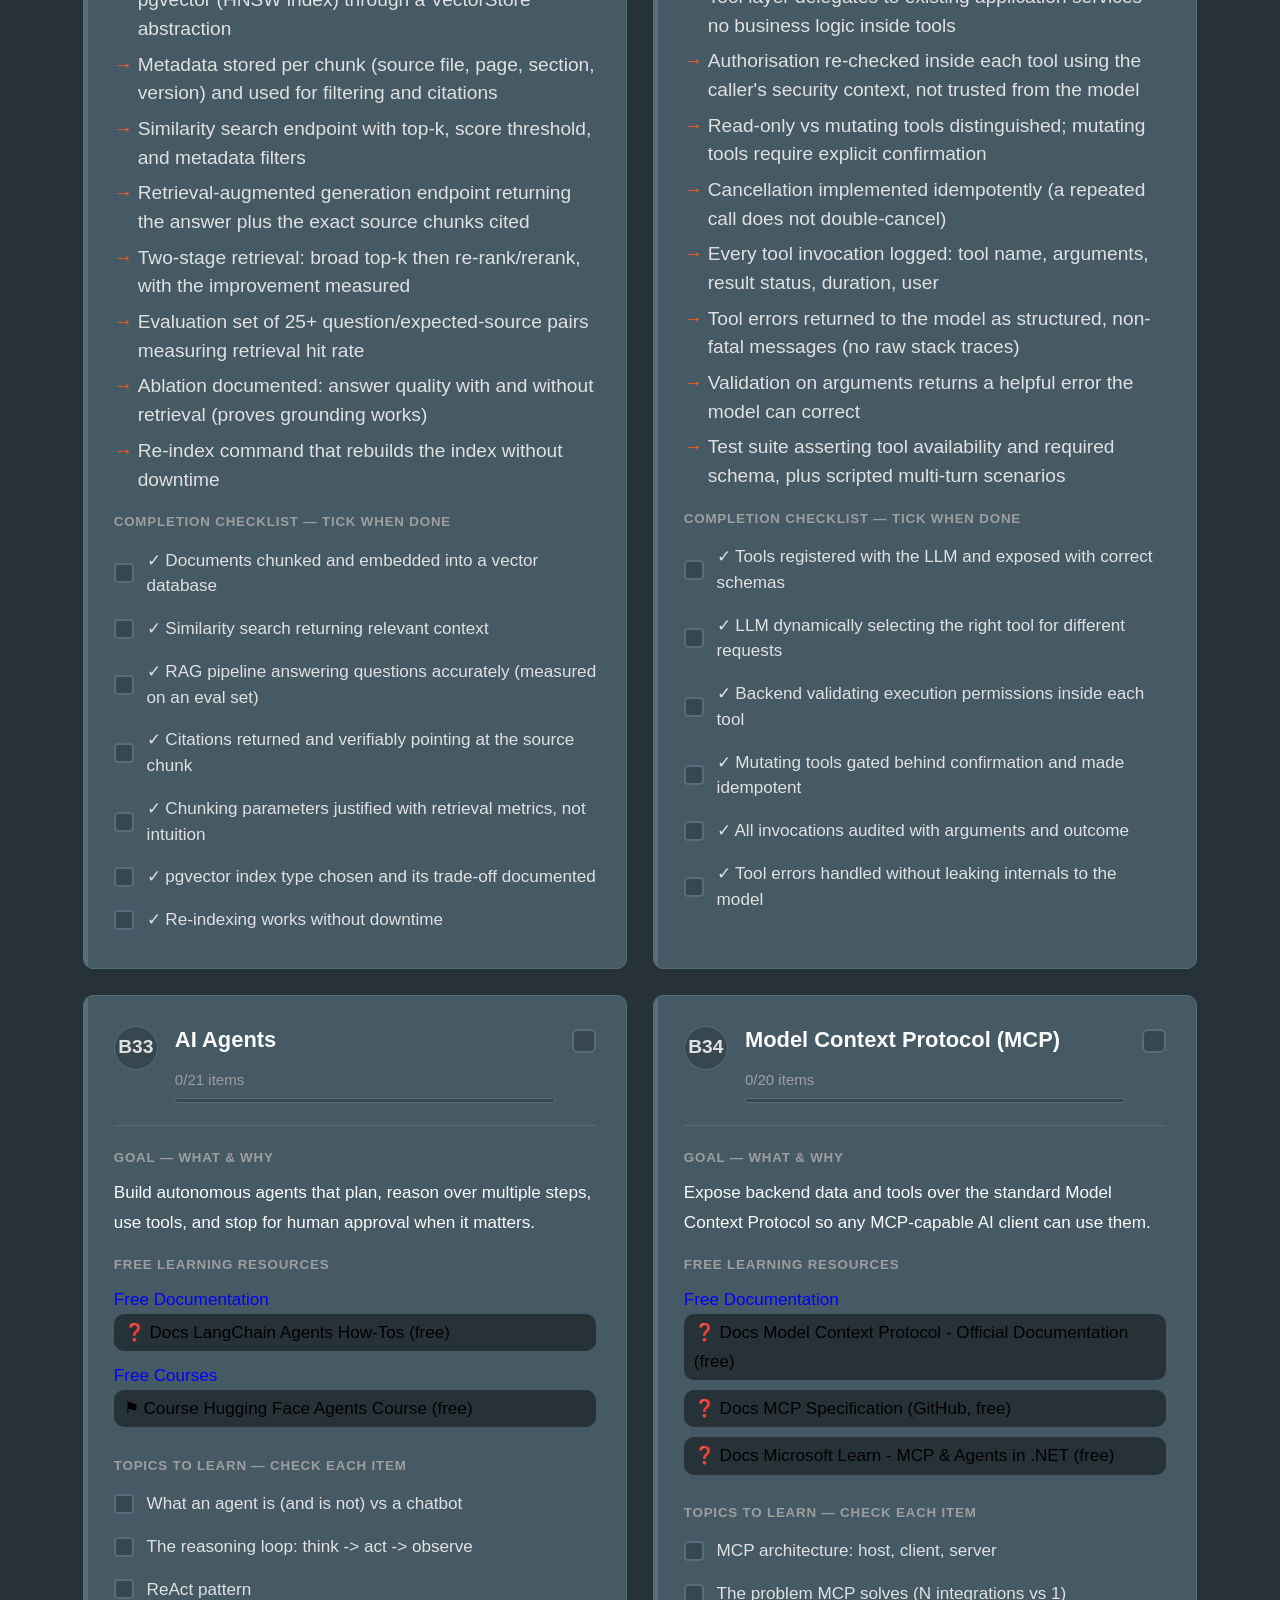
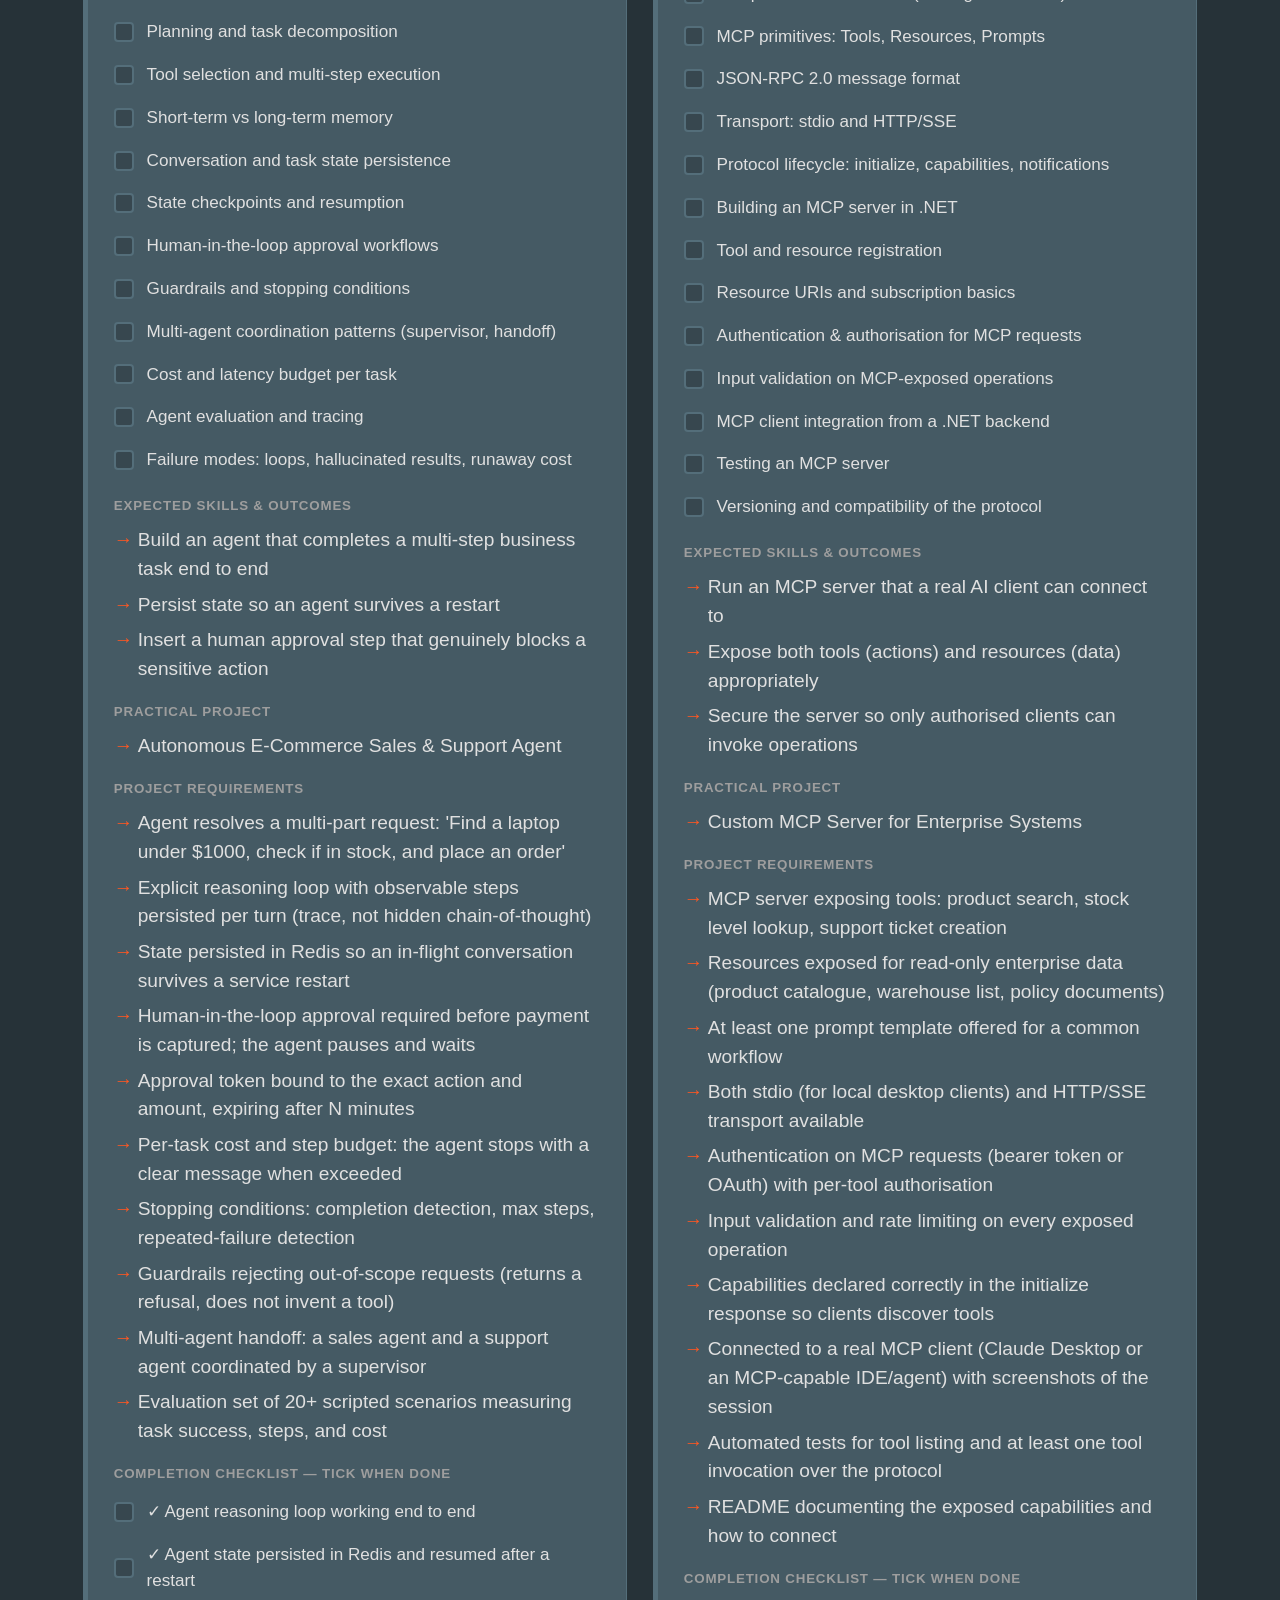
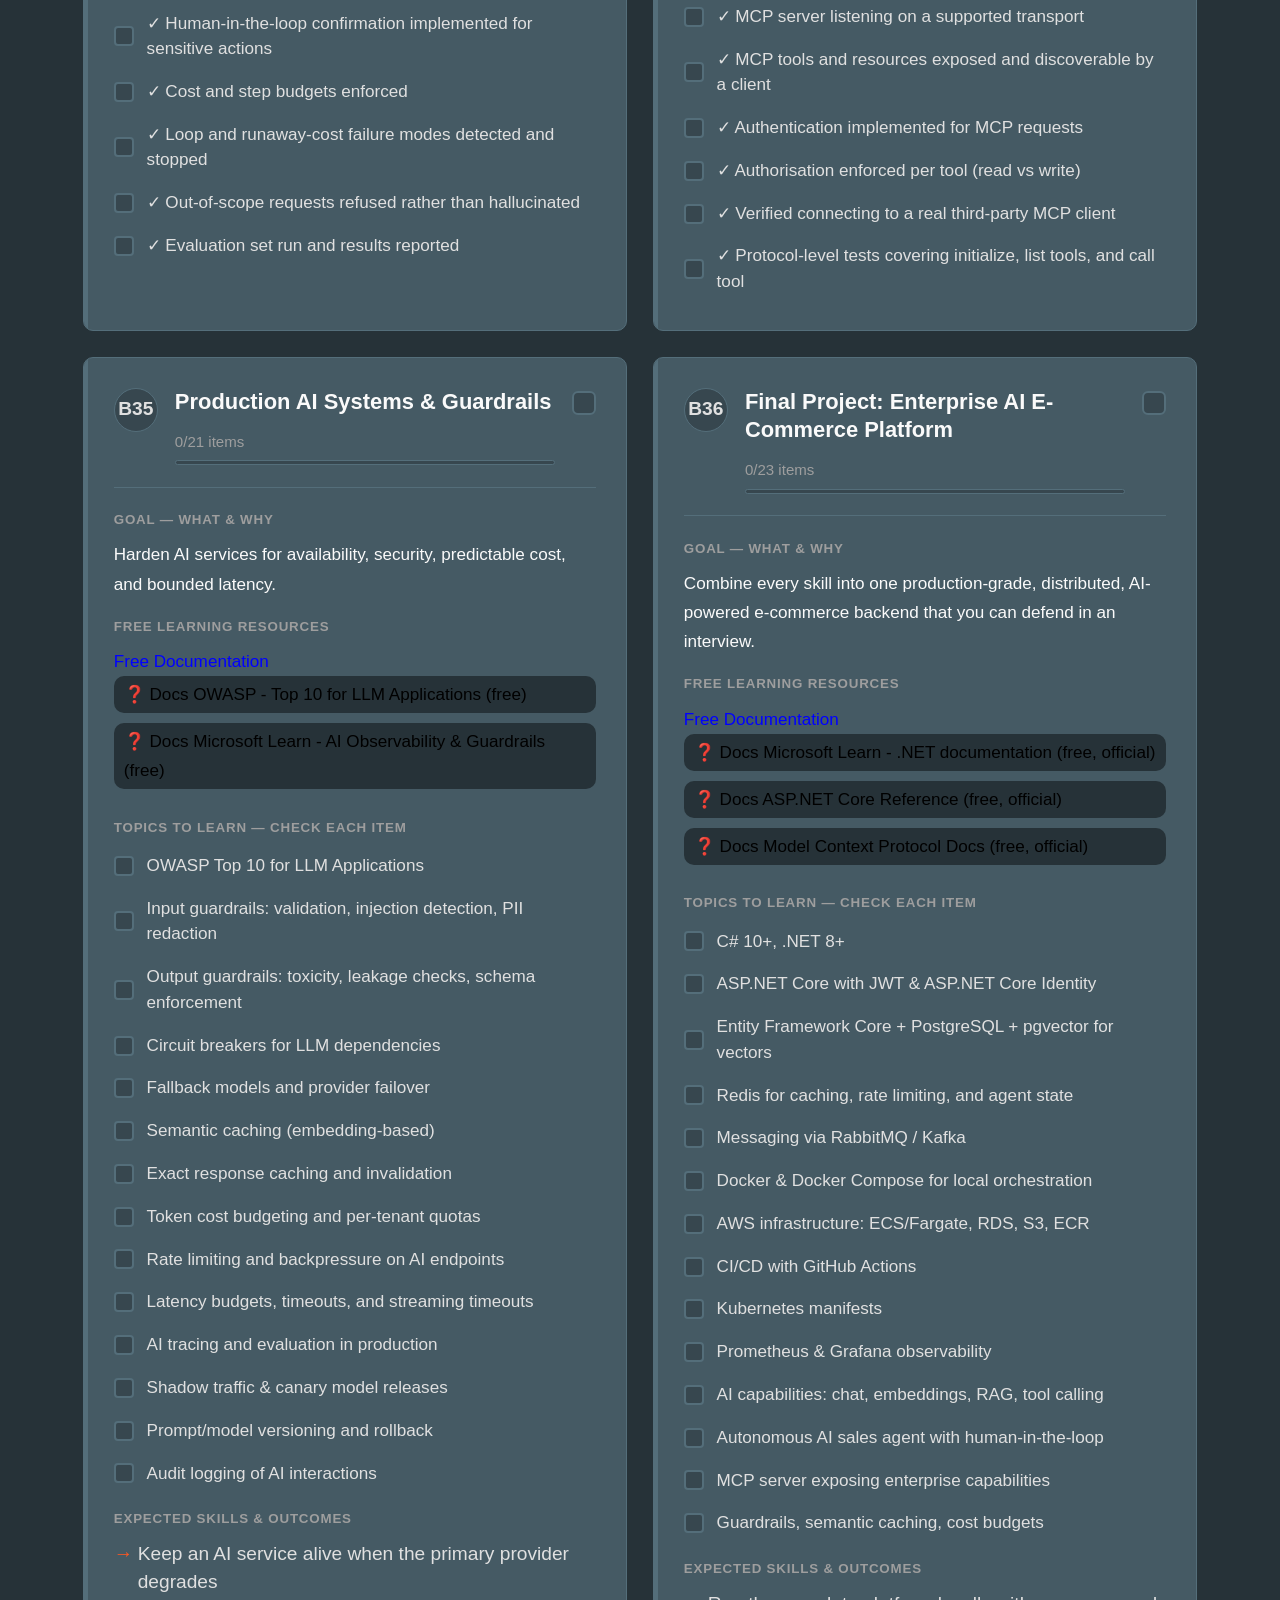
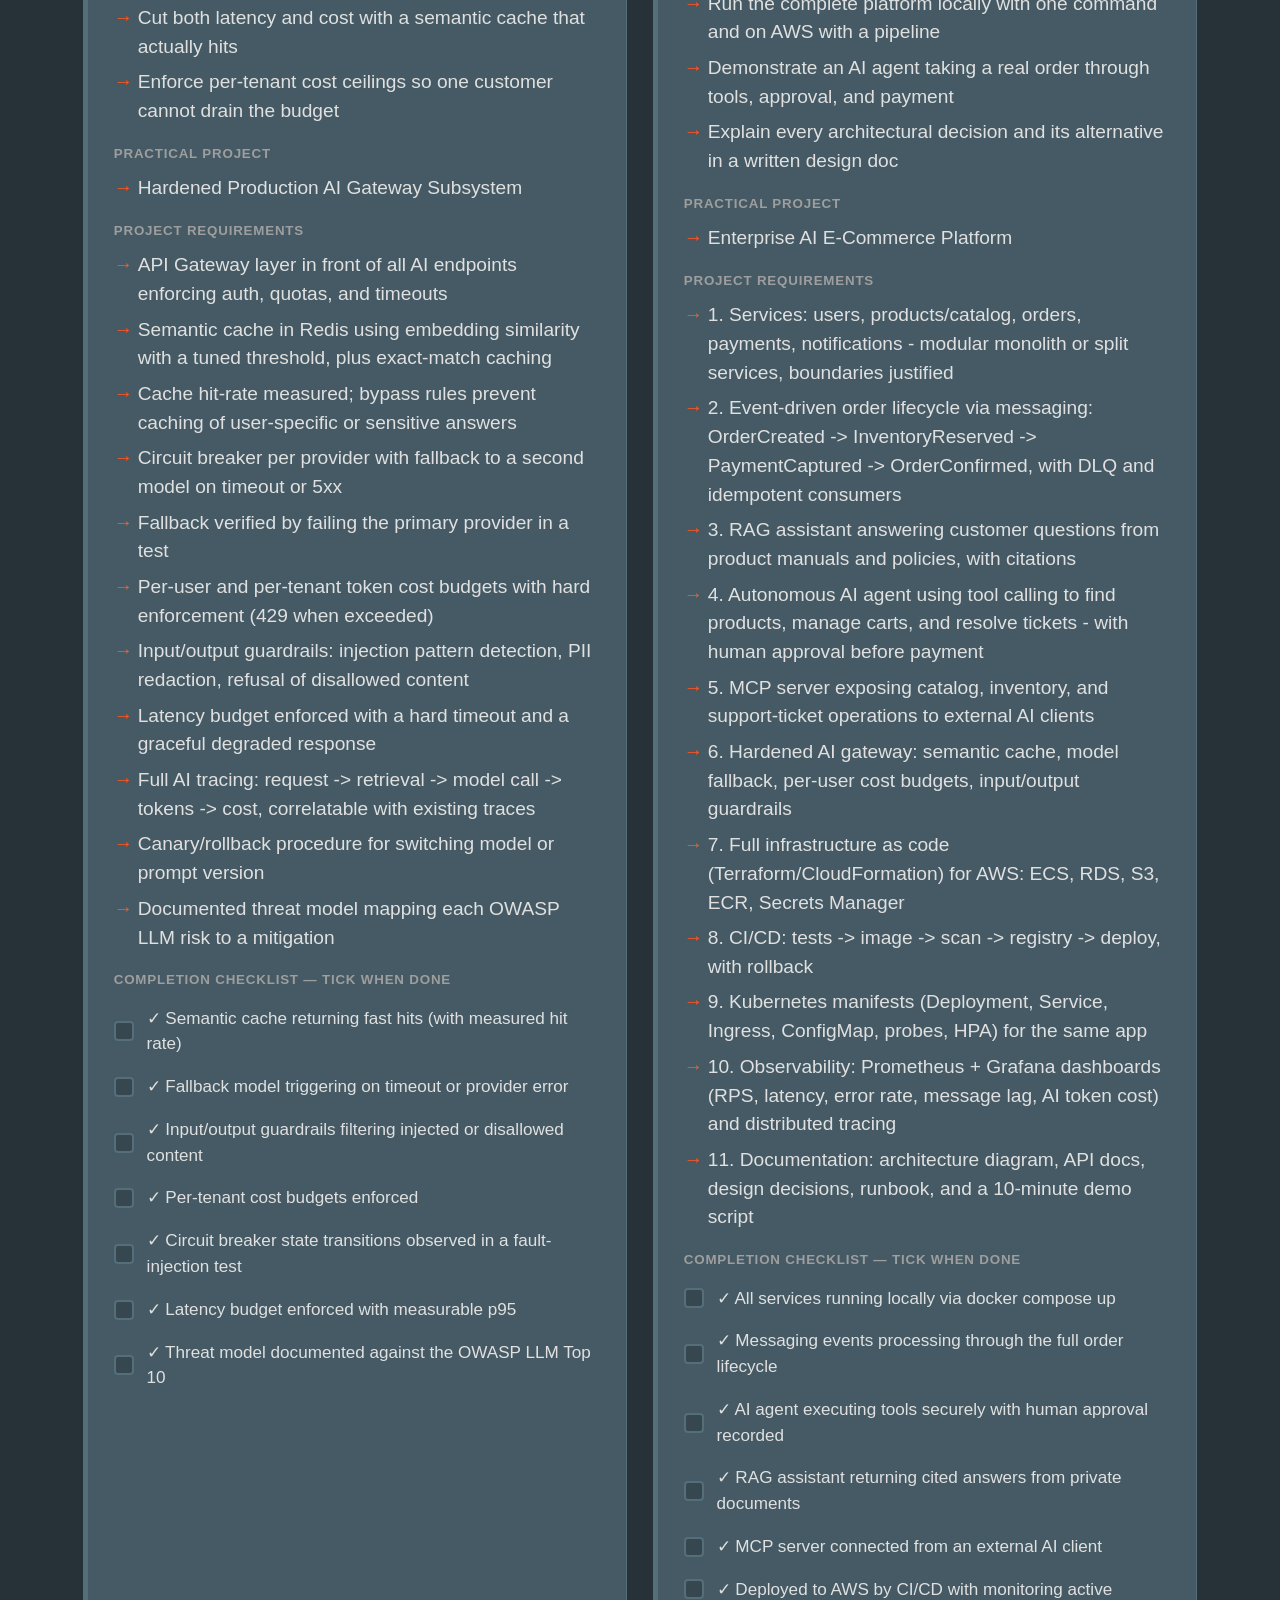
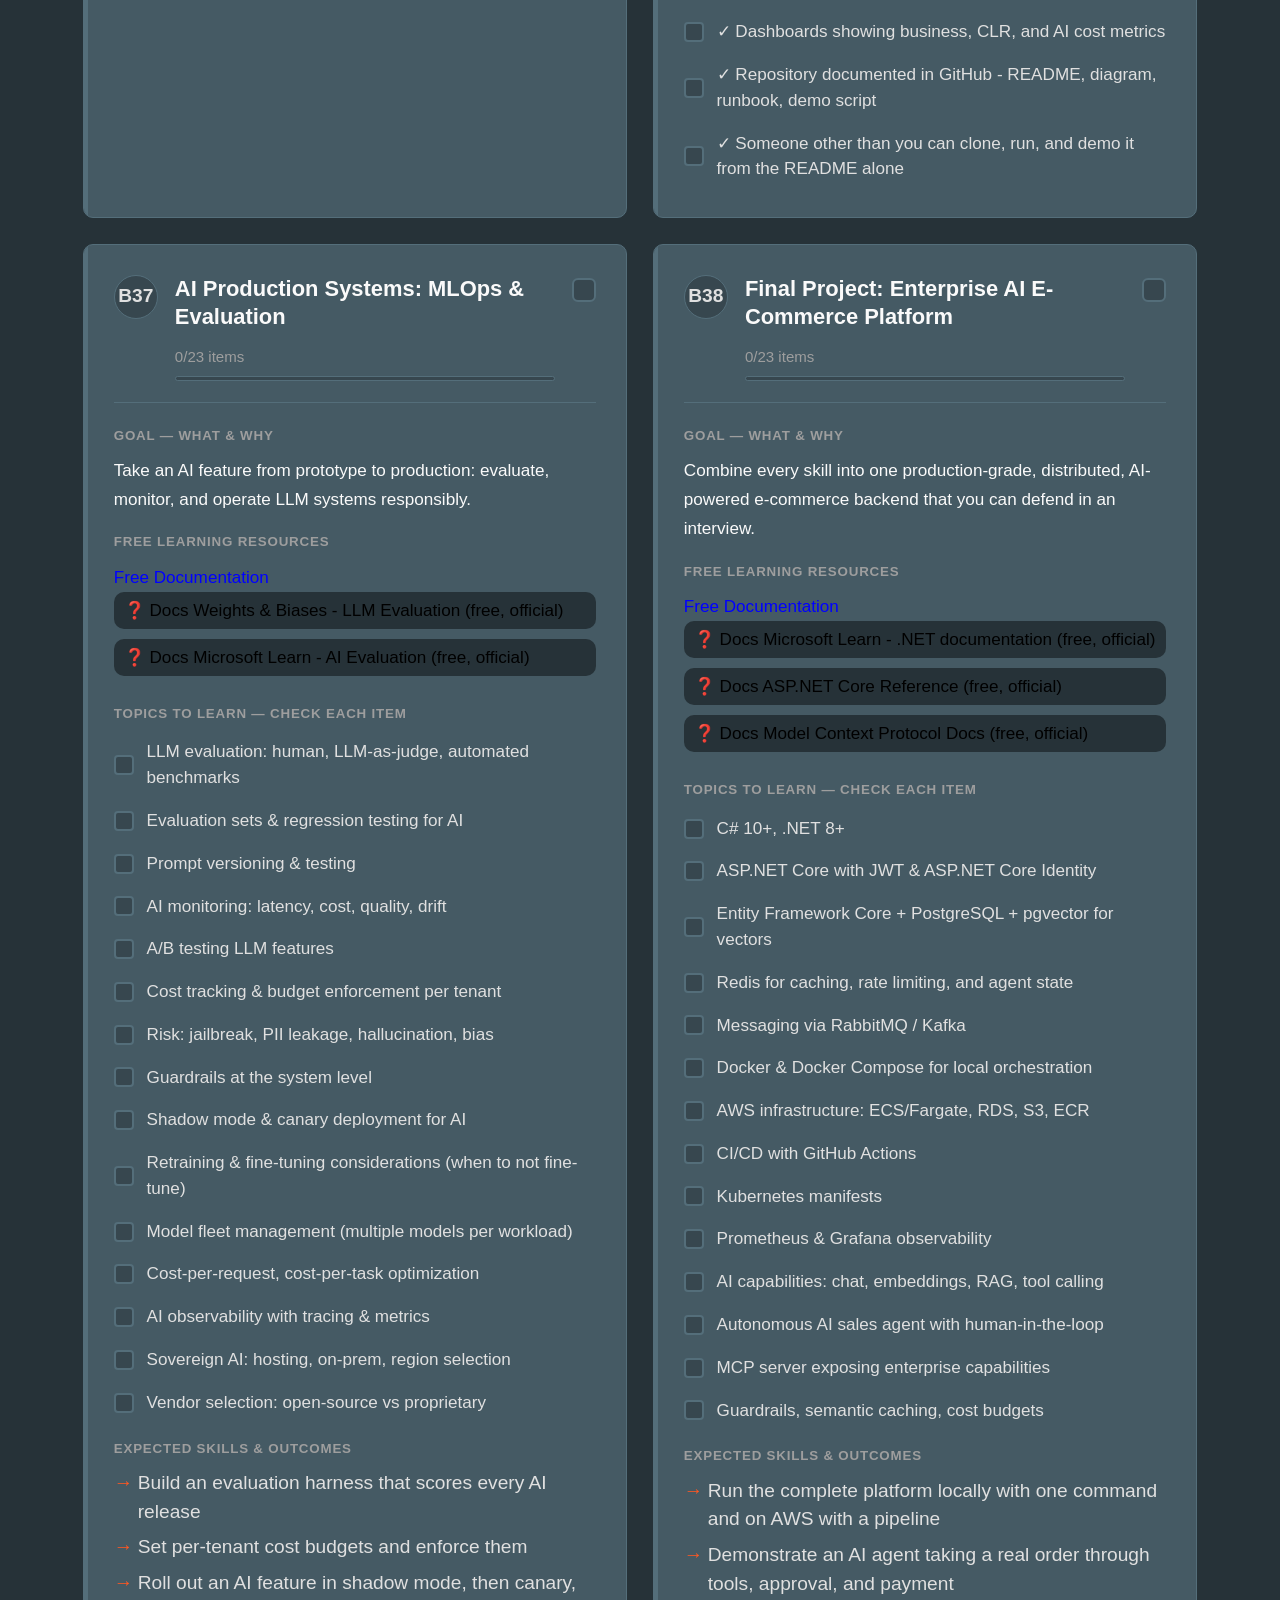
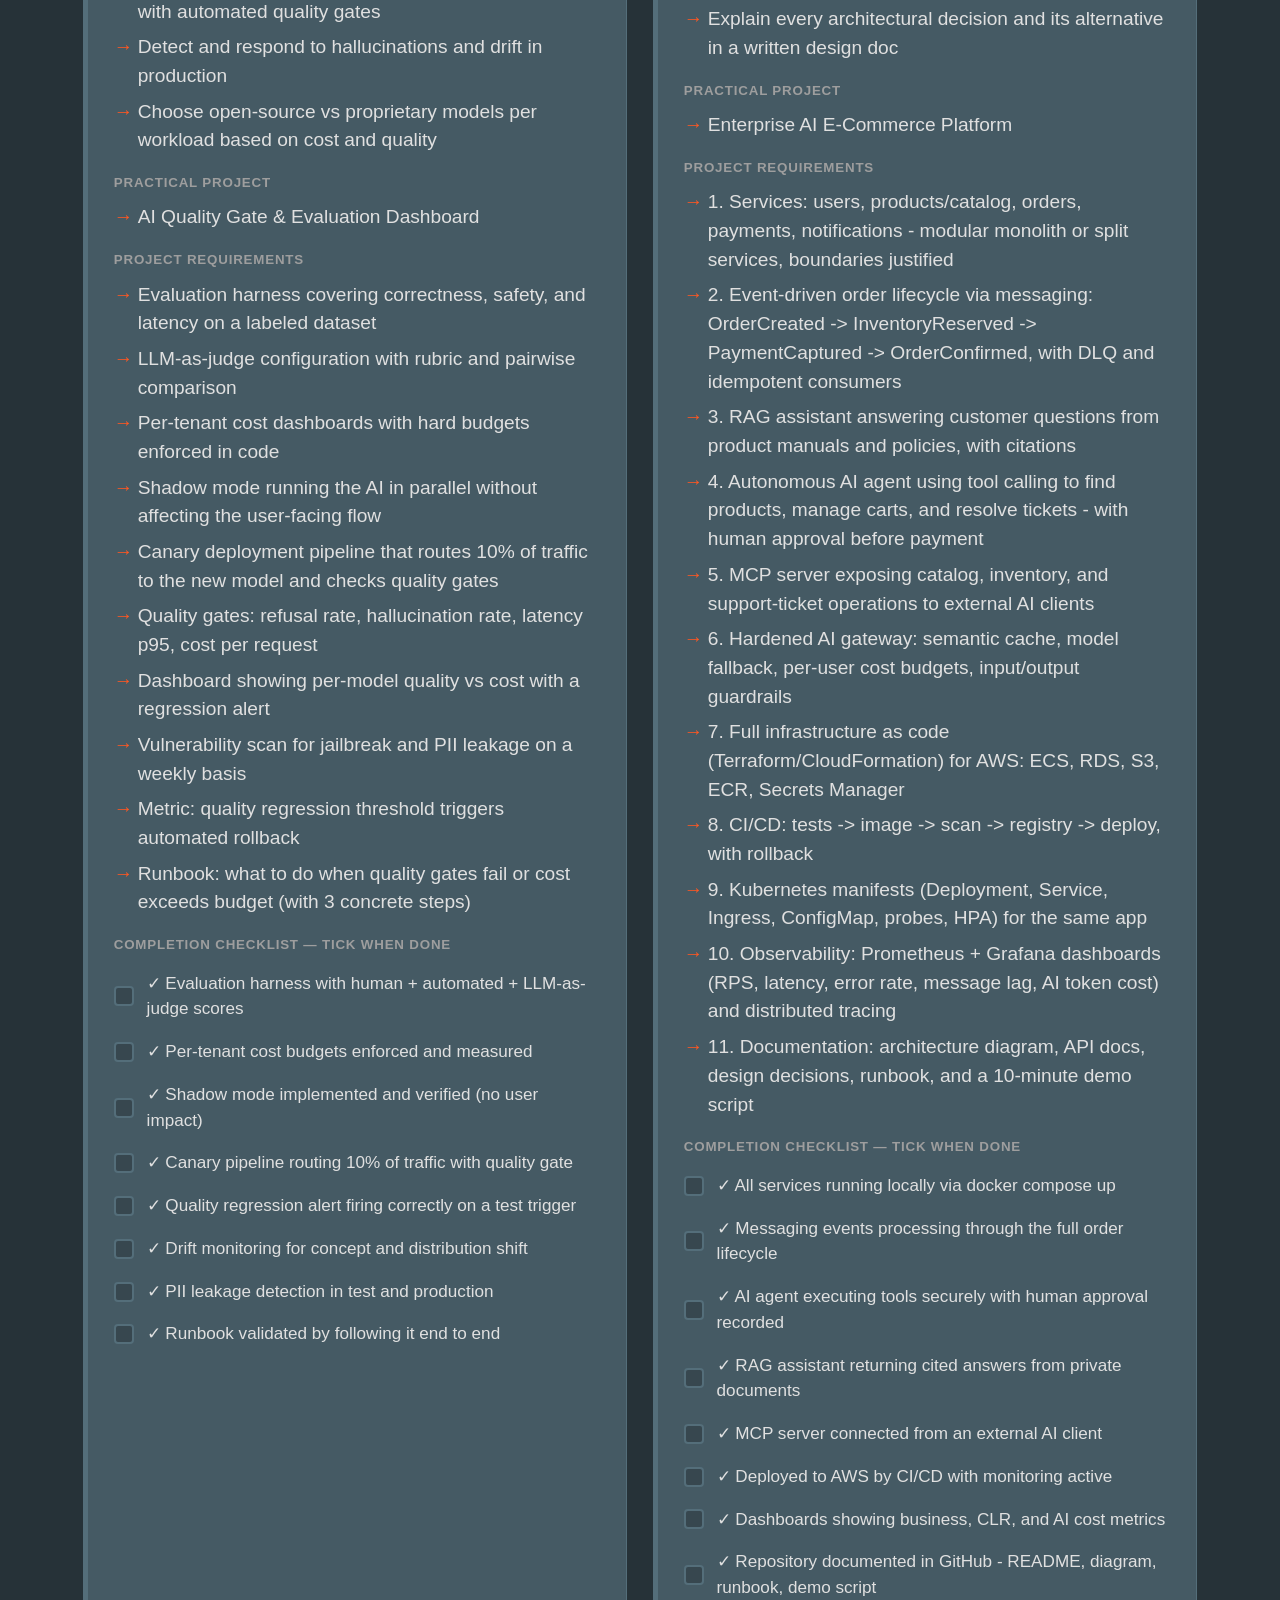
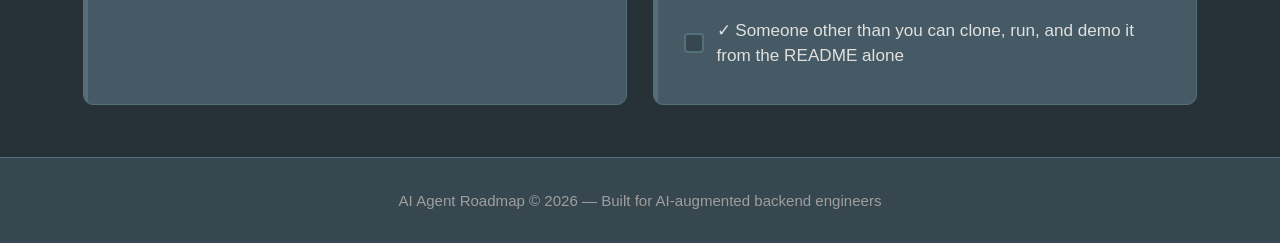
<file: ai-agents-roadmap.html>
<!DOCTYPE html>
<html lang="en">
<head>
  <meta charset="UTF-8">
  <meta name="viewport" content="width=device-width, initial-scale=1.0">
  <title>AI Agents Roadmap</title>
  <link rel="stylesheet" href="css/main.css">
  <link rel="stylesheet" href="css/multi-page.css">
</head>
<body>

  <!-- ============================================ -->
  <!-- Navigation Bar -->
  <!-- ============================================ -->
  <nav class="navbar">
    <div class="navbar-brand">
      <div class="icon">R</div>
      <span>RoadMap</span>
    </div>
    <button class="mobile-toggle" aria-label="Toggle navigation" aria-expanded="false">
      <span class="hamburger-line"></span>
      <span class="hamburger-line"></span>
      <span class="hamburger-line"></span>
    </button>
    <div class="navbar-dropdown">
      <div class="navbar-nav">
        <a href="index.html">Frontend</a>
        <a href="core-backend-roadmap.html">Core Backend</a>
        <a href="advanced-backend-roadmap.html">Advanced Backend</a>
        <a href="cloud-roadmap.html">Cloud</a>
        <a href="ai-agents-roadmap.html" class="active">AI Agents</a>
      </div>
    </div>
  </nav>

  <!-- ============================================ -->
  <!-- Main Content -->
  <!-- ============================================ -->
  <main class="page-main">
    <div class="page-content">

      <!-- Page hero -->
      <section class="page-hero">
        <span class="badge">AI Agents — 10 stages (incl. Final Project)</span>
        <h1>AI Agent Roadmap</h1>
        <p>
          AI fundamentals, LLM APIs, prompt engineering, embeddings &amp; RAG,
          tool calling, autonomous agents, and MCP — integrated into production
          backend services.
        </p>
      </section>

      <!-- Page progress -->
      <section class="progress-section">
        <div class="progress-header">
          <h2>AI Agent Progress</h2>
          <div class="progress-stats">
            <span id="progress-text">0 / 0 items completed</span>
          </div>
        </div>
        <div class="progress-bar-container">
          <div id="progress-bar" class="progress-bar"></div>
        </div>
        <div class="progress-footer">
          <span>Build AI-powered backend systems</span>
          <span id="progress-percent">0%</span>
        </div>
      </section>

      <!-- Roadmap Stages -->
      <h2 class="section-title">AI Agent Stages</h2>
      <div id="roadmap-grid" class="roadmap-grid">
        <!-- Cards are rendered by JavaScript -->
      </div>

    </div>
  </main>

  <!-- Footer -->
  <footer class="footer">
    <p>AI Agent Roadmap &copy; 2026 &mdash; Built for AI-augmented backend engineers</p>
  </footer>

  <!-- Backend data (stages 29-38) + shared renderer -->
  <script src="js/backendStages.js"></script>
  <script src="js/roadmap.js"></script>
  <script>
    window.ROADMAP_STAGES = backendStages.slice(28, 38);
    window.backendStages = backendStages.slice(28, 38);
  </script>
</body>
</html>
</file>
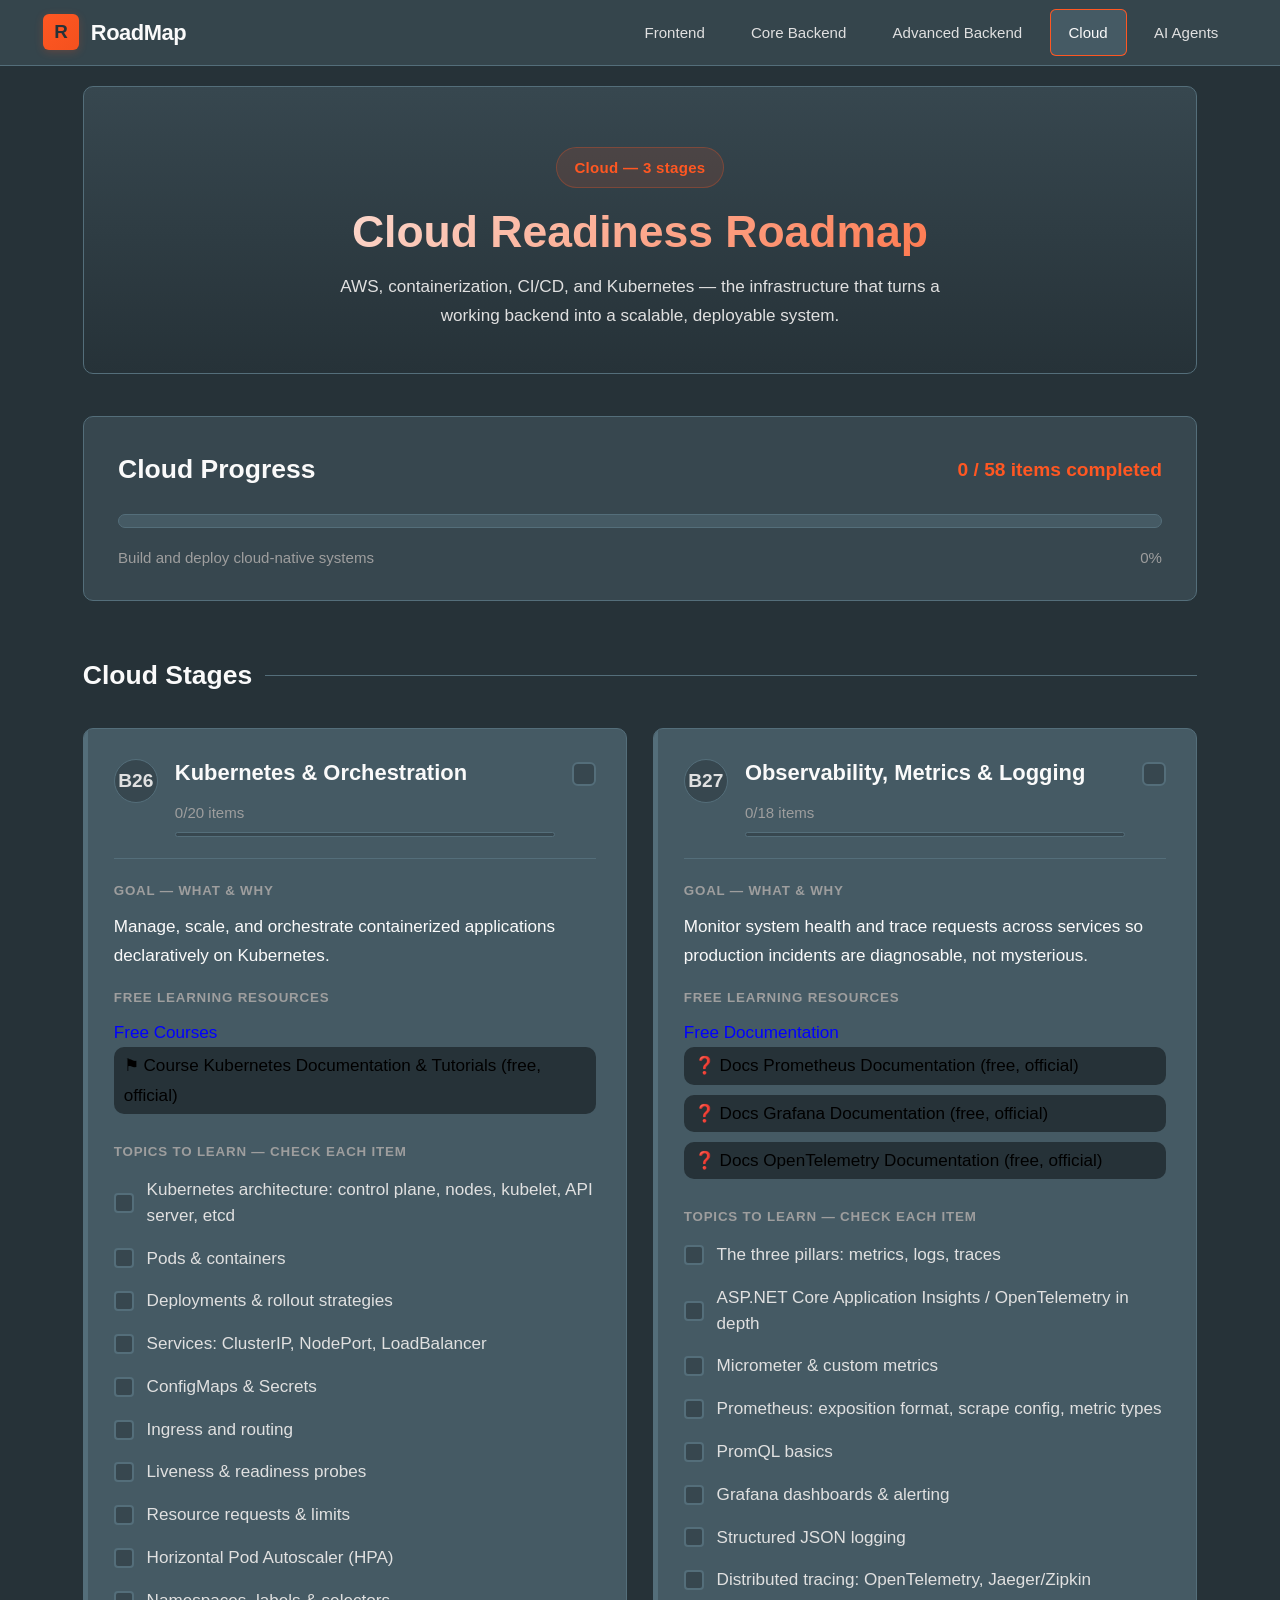
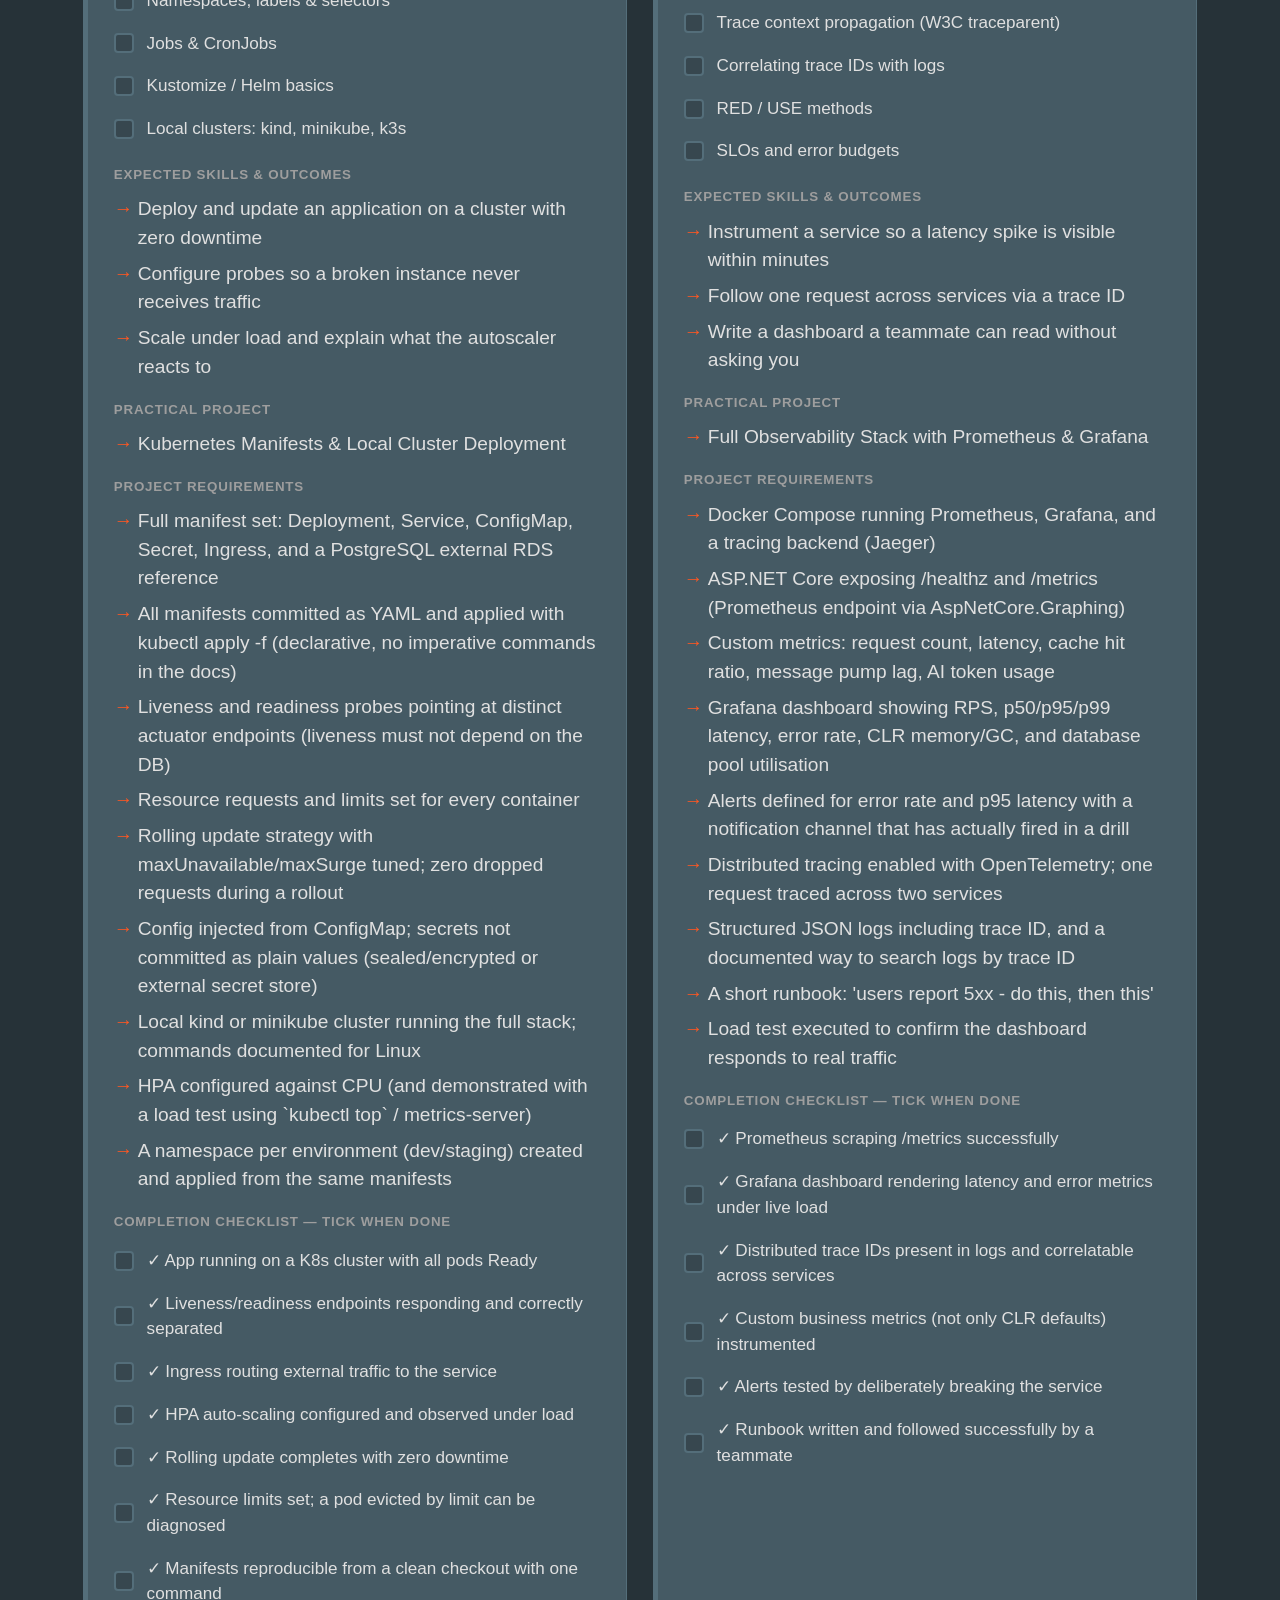
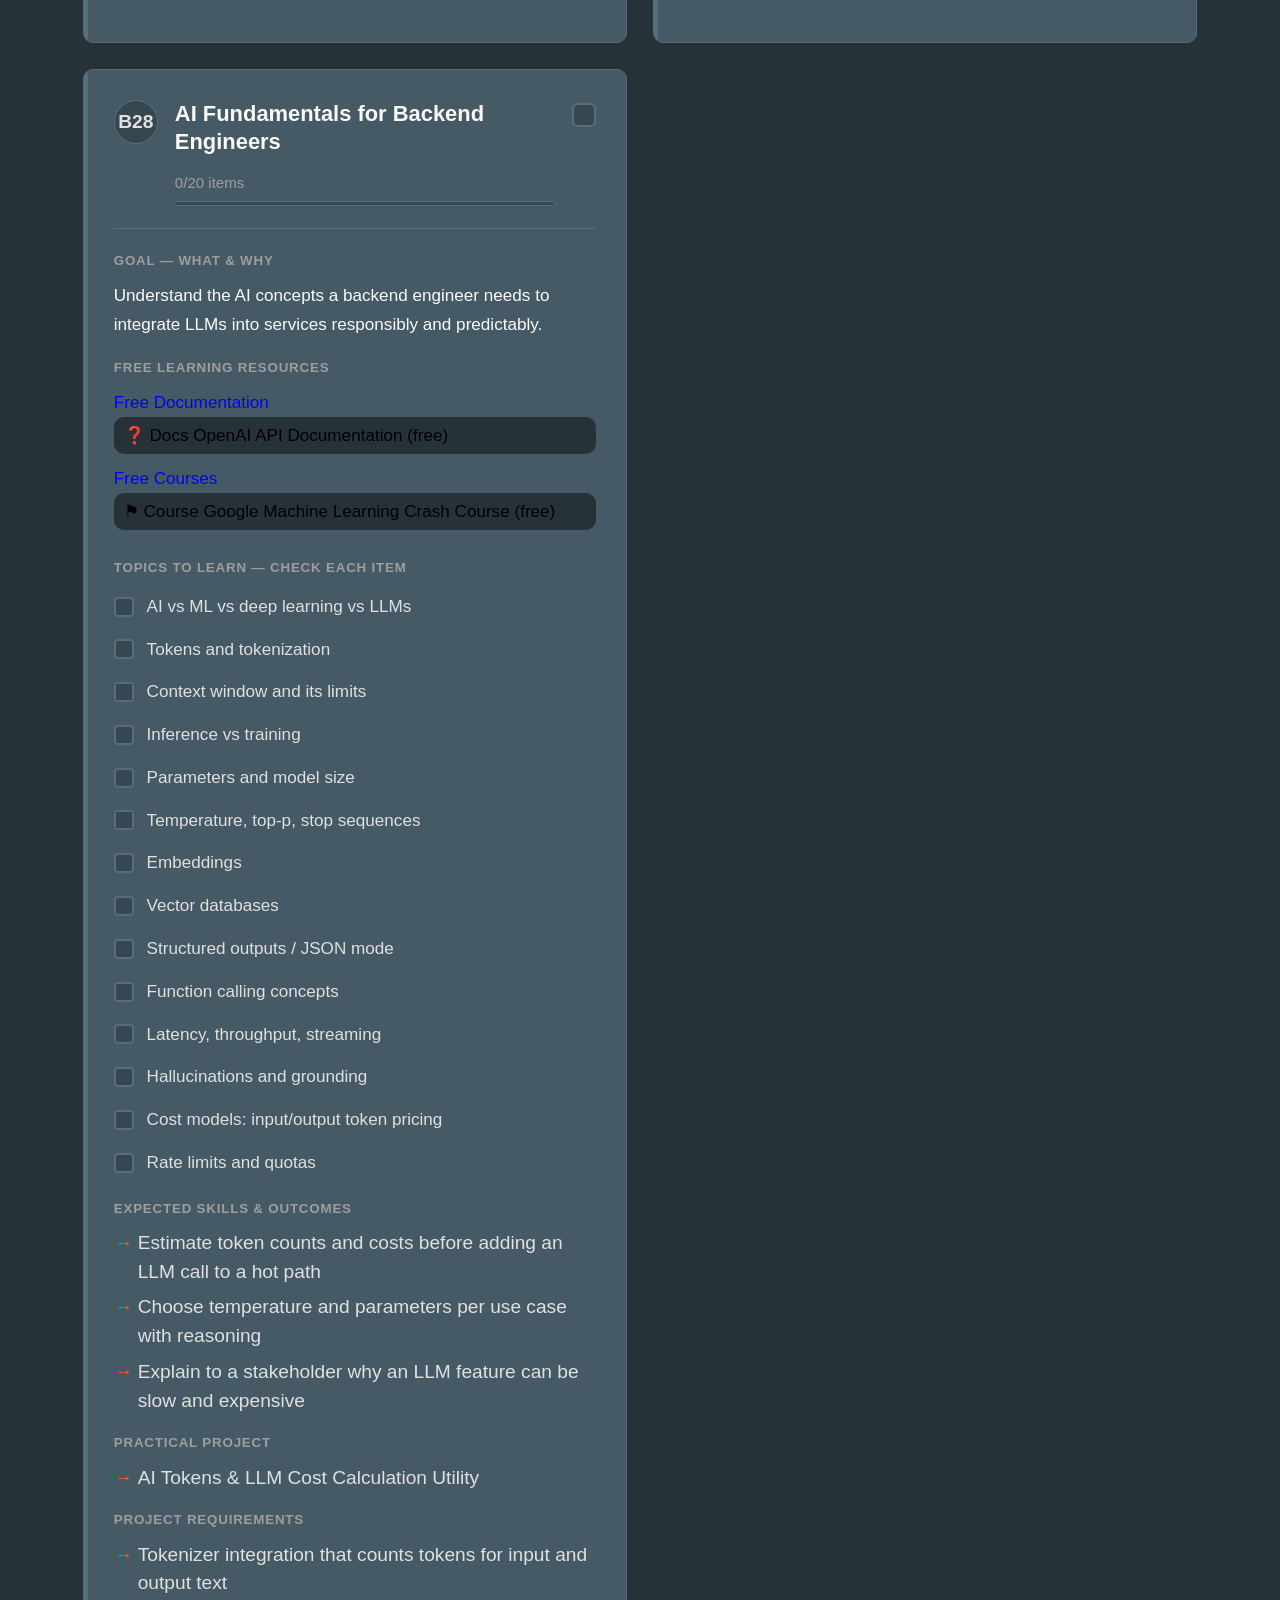
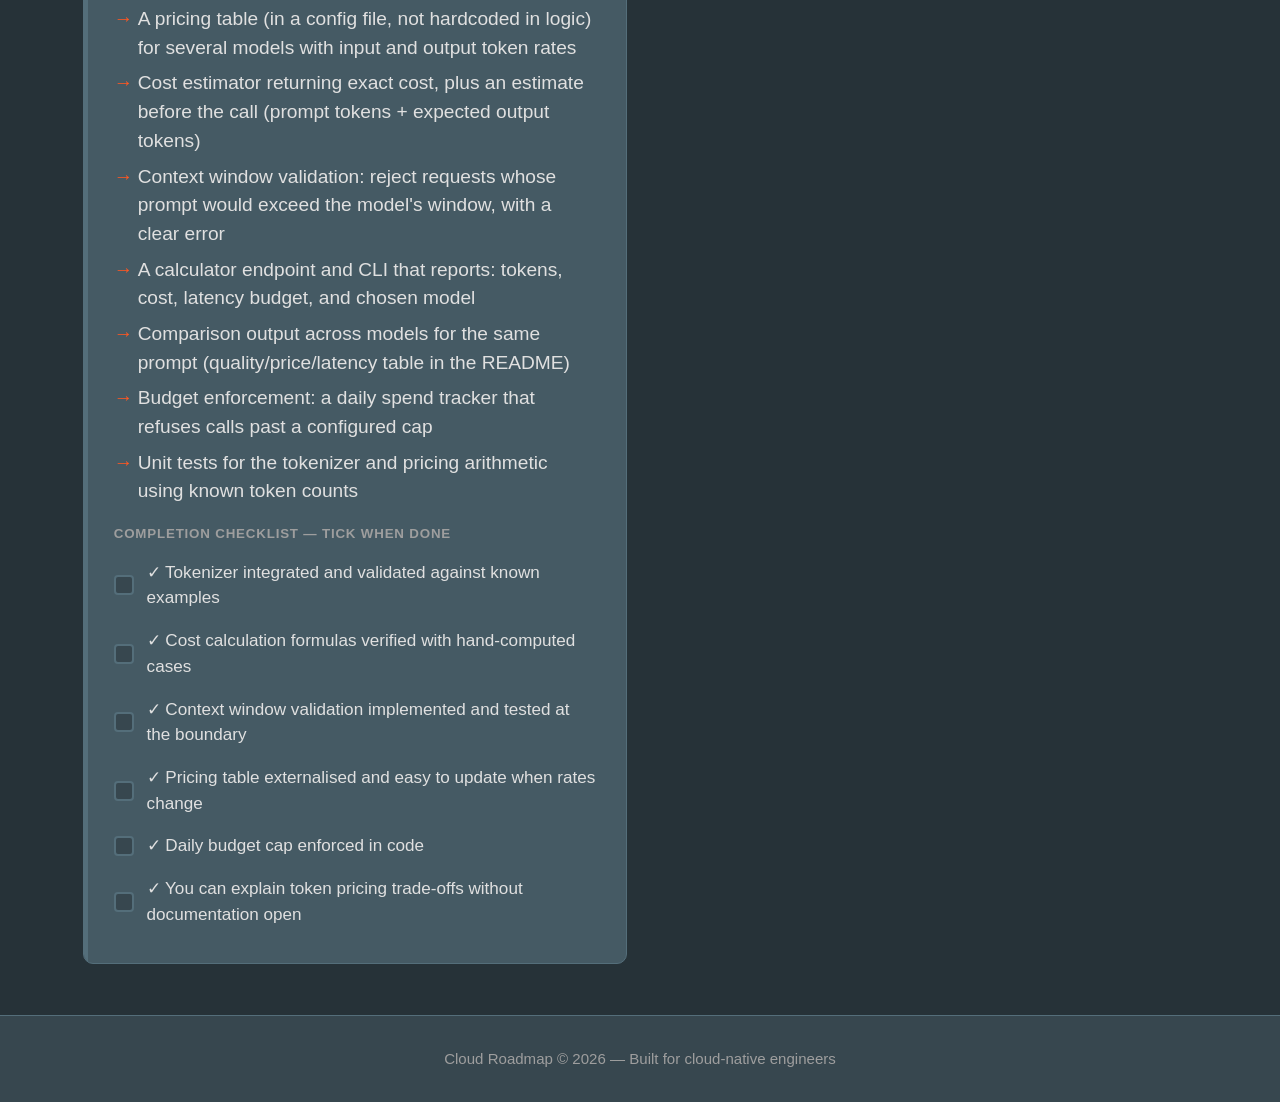
<file: cloud-roadmap.html>
<!DOCTYPE html>
<html lang="en">
<head>
  <meta charset="UTF-8">
  <meta name="viewport" content="width=device-width, initial-scale=1.0">
  <title>Cloud Roadmap</title>
  <link rel="stylesheet" href="css/main.css">
  <link rel="stylesheet" href="css/multi-page.css">
</head>
<body>

  <!-- ============================================ -->
  <!-- Navigation Bar -->
  <!-- ============================================ -->
  <nav class="navbar">
    <div class="navbar-brand">
      <div class="icon">R</div>
      <span>RoadMap</span>
    </div>
    <button class="mobile-toggle" aria-label="Toggle navigation" aria-expanded="false">
      <span class="hamburger-line"></span>
      <span class="hamburger-line"></span>
      <span class="hamburger-line"></span>
    </button>
    <div class="navbar-dropdown">
      <div class="navbar-nav">
        <a href="index.html">Frontend</a>
        <a href="core-backend-roadmap.html">Core Backend</a>
        <a href="advanced-backend-roadmap.html">Advanced Backend</a>
        <a href="cloud-roadmap.html" class="active">Cloud</a>
        <a href="ai-agents-roadmap.html">AI Agents</a>
      </div>
    </div>
  </nav>

  <!-- ============================================ -->
  <!-- Main Content -->
  <!-- ============================================ -->
  <main class="page-main">
    <div class="page-content">

      <!-- Page hero -->
      <section class="page-hero">
        <span class="badge">Cloud — 3 stages</span>
        <h1>Cloud Readiness Roadmap</h1>
        <p>
          AWS, containerization, CI/CD, and Kubernetes — the infrastructure that
          turns a working backend into a scalable, deployable system.
        </p>
      </section>

      <!-- Page progress -->
      <section class="progress-section">
        <div class="progress-header">
          <h2>Cloud Progress</h2>
          <div class="progress-stats">
            <span id="progress-text">0 / 0 items completed</span>
          </div>
        </div>
        <div class="progress-bar-container">
          <div id="progress-bar" class="progress-bar"></div>
        </div>
        <div class="progress-footer">
          <span>Build and deploy cloud-native systems</span>
          <span id="progress-percent">0%</span>
        </div>
      </section>

      <!-- Roadmap Stages -->
      <h2 class="section-title">Cloud Stages</h2>
      <div id="roadmap-grid" class="roadmap-grid">
        <!-- Cards are rendered by JavaScript -->
      </div>

    </div>
  </main>

  <!-- Footer -->
  <footer class="footer">
    <p>Cloud Roadmap &copy; 2026 &mdash; Built for cloud-native engineers</p>
  </footer>

  <!-- Backend data (stages 26-28) + shared renderer -->
  <script src="js/backendStages.js"></script>
  <script src="js/roadmap.js"></script>
  <script>
    window.ROADMAP_STAGES = backendStages.slice(25, 28);
    window.backendStages = backendStages.slice(25, 28);
  </script>
</body>
</html>
</file>
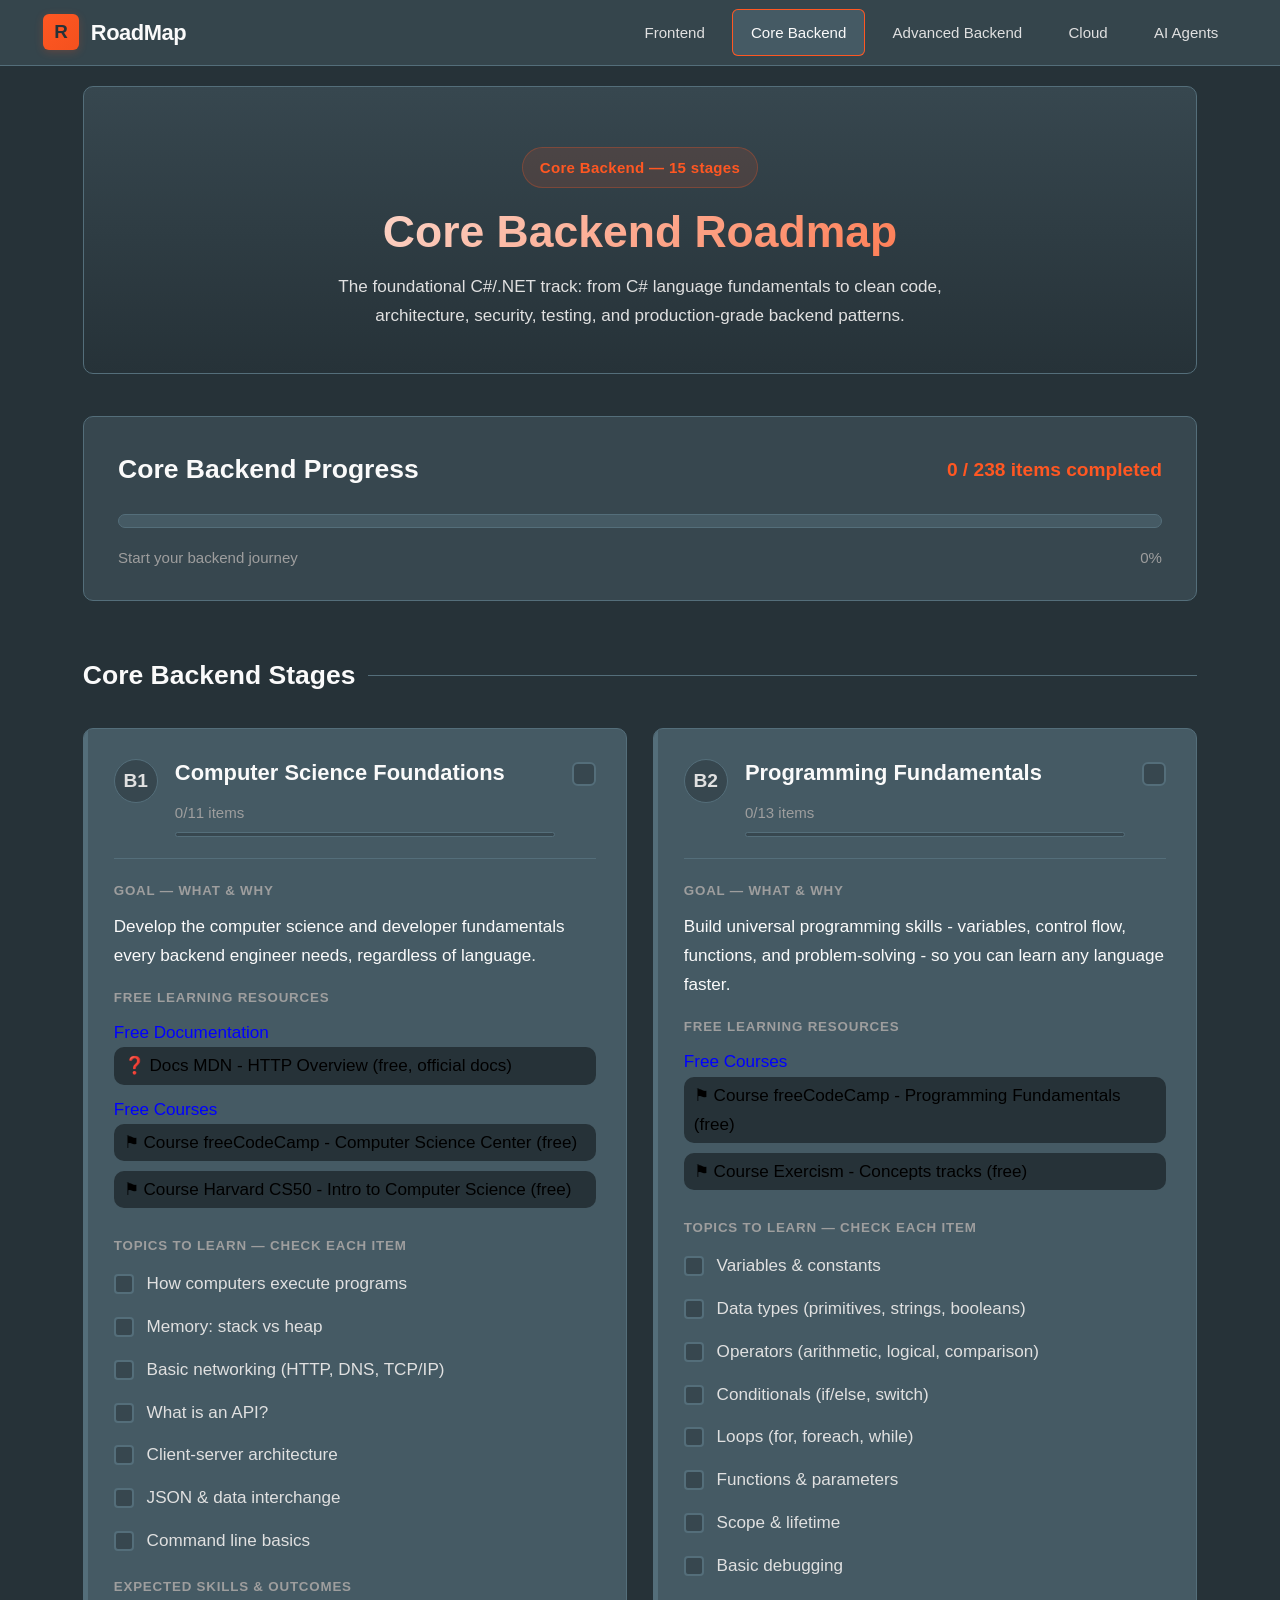
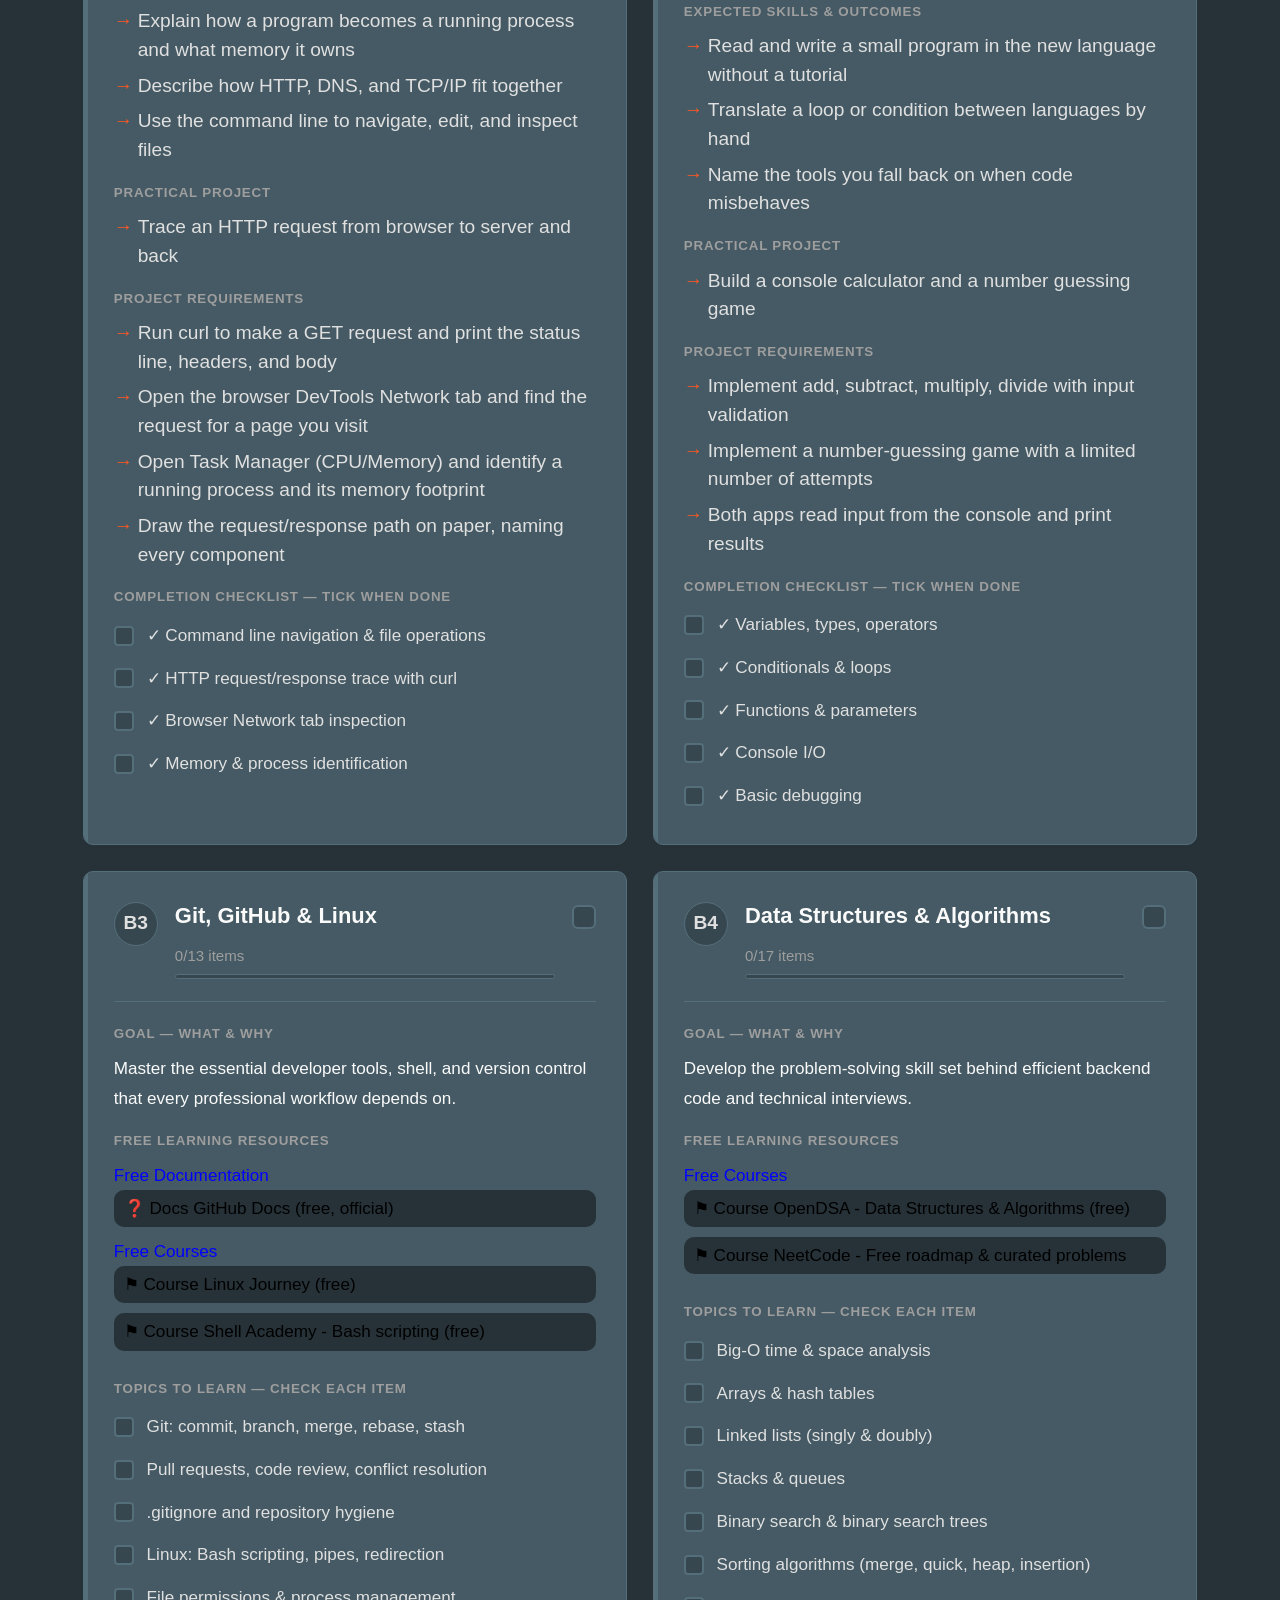
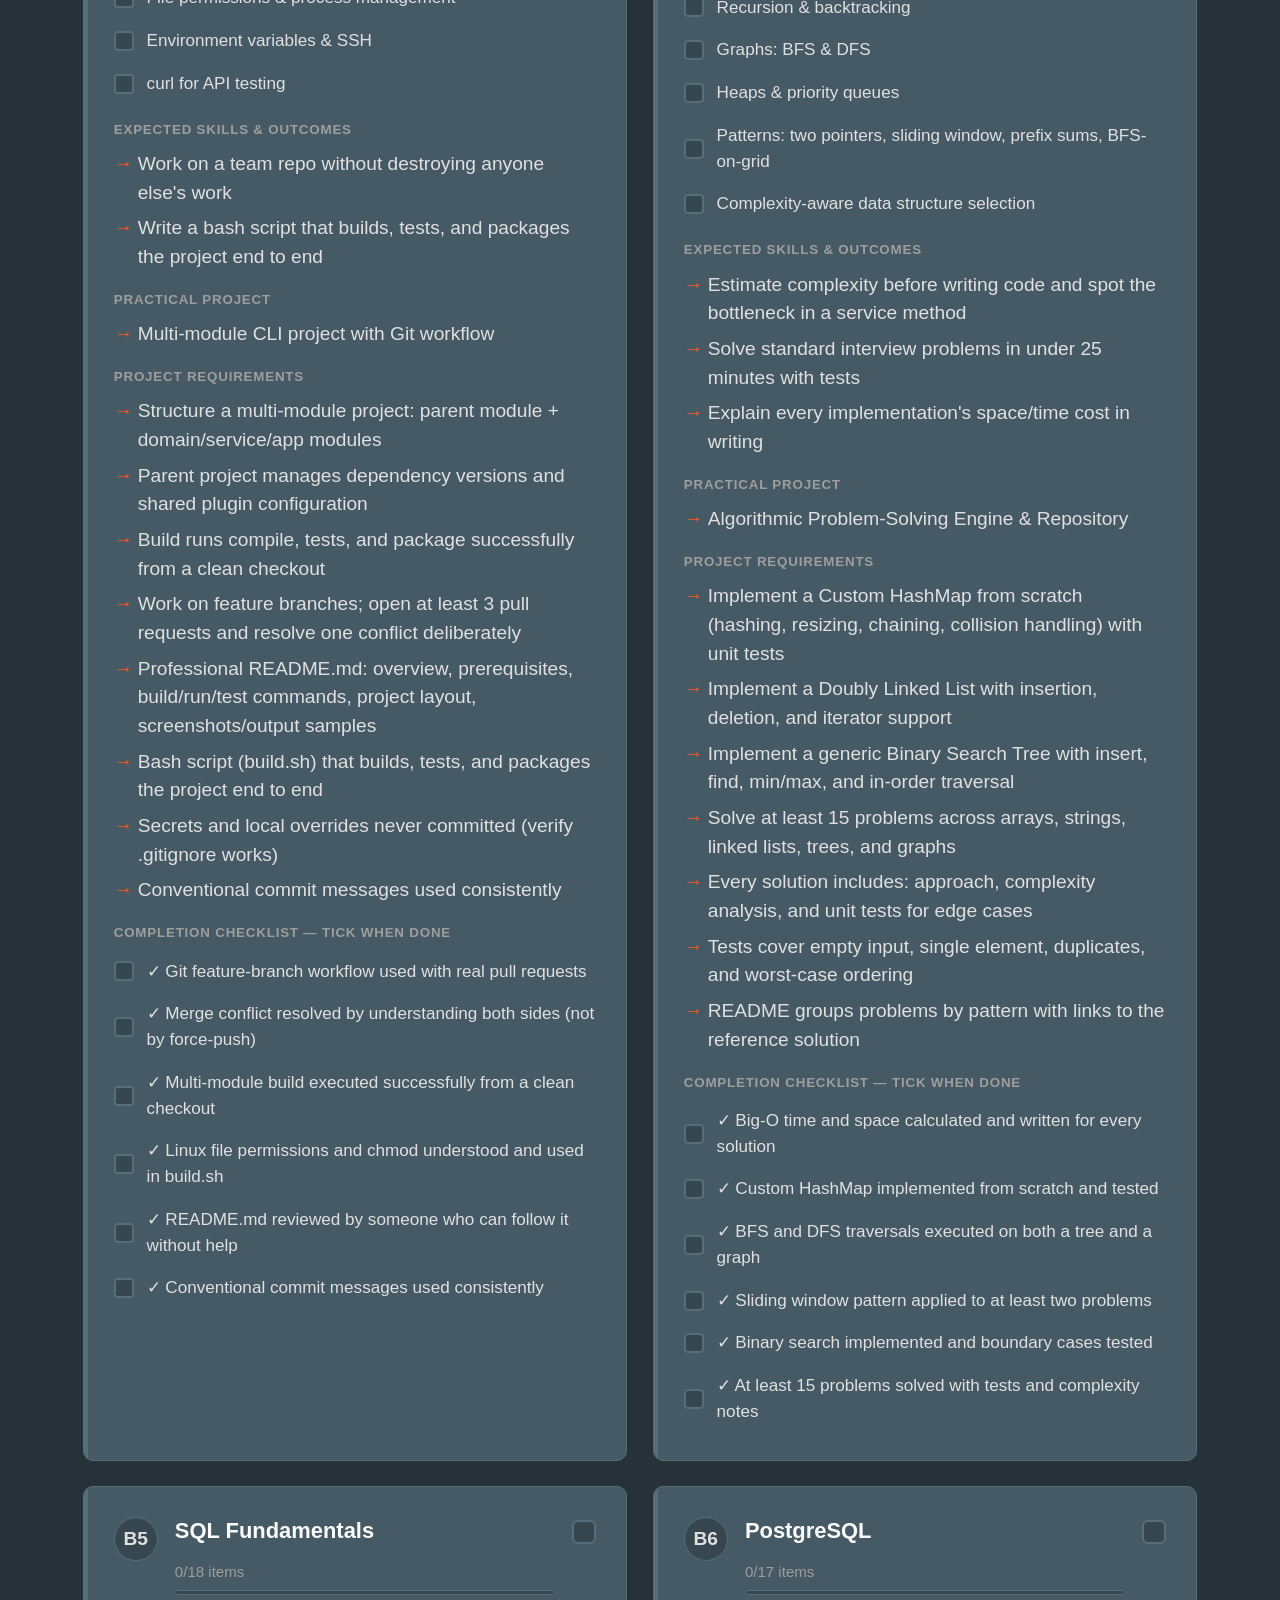
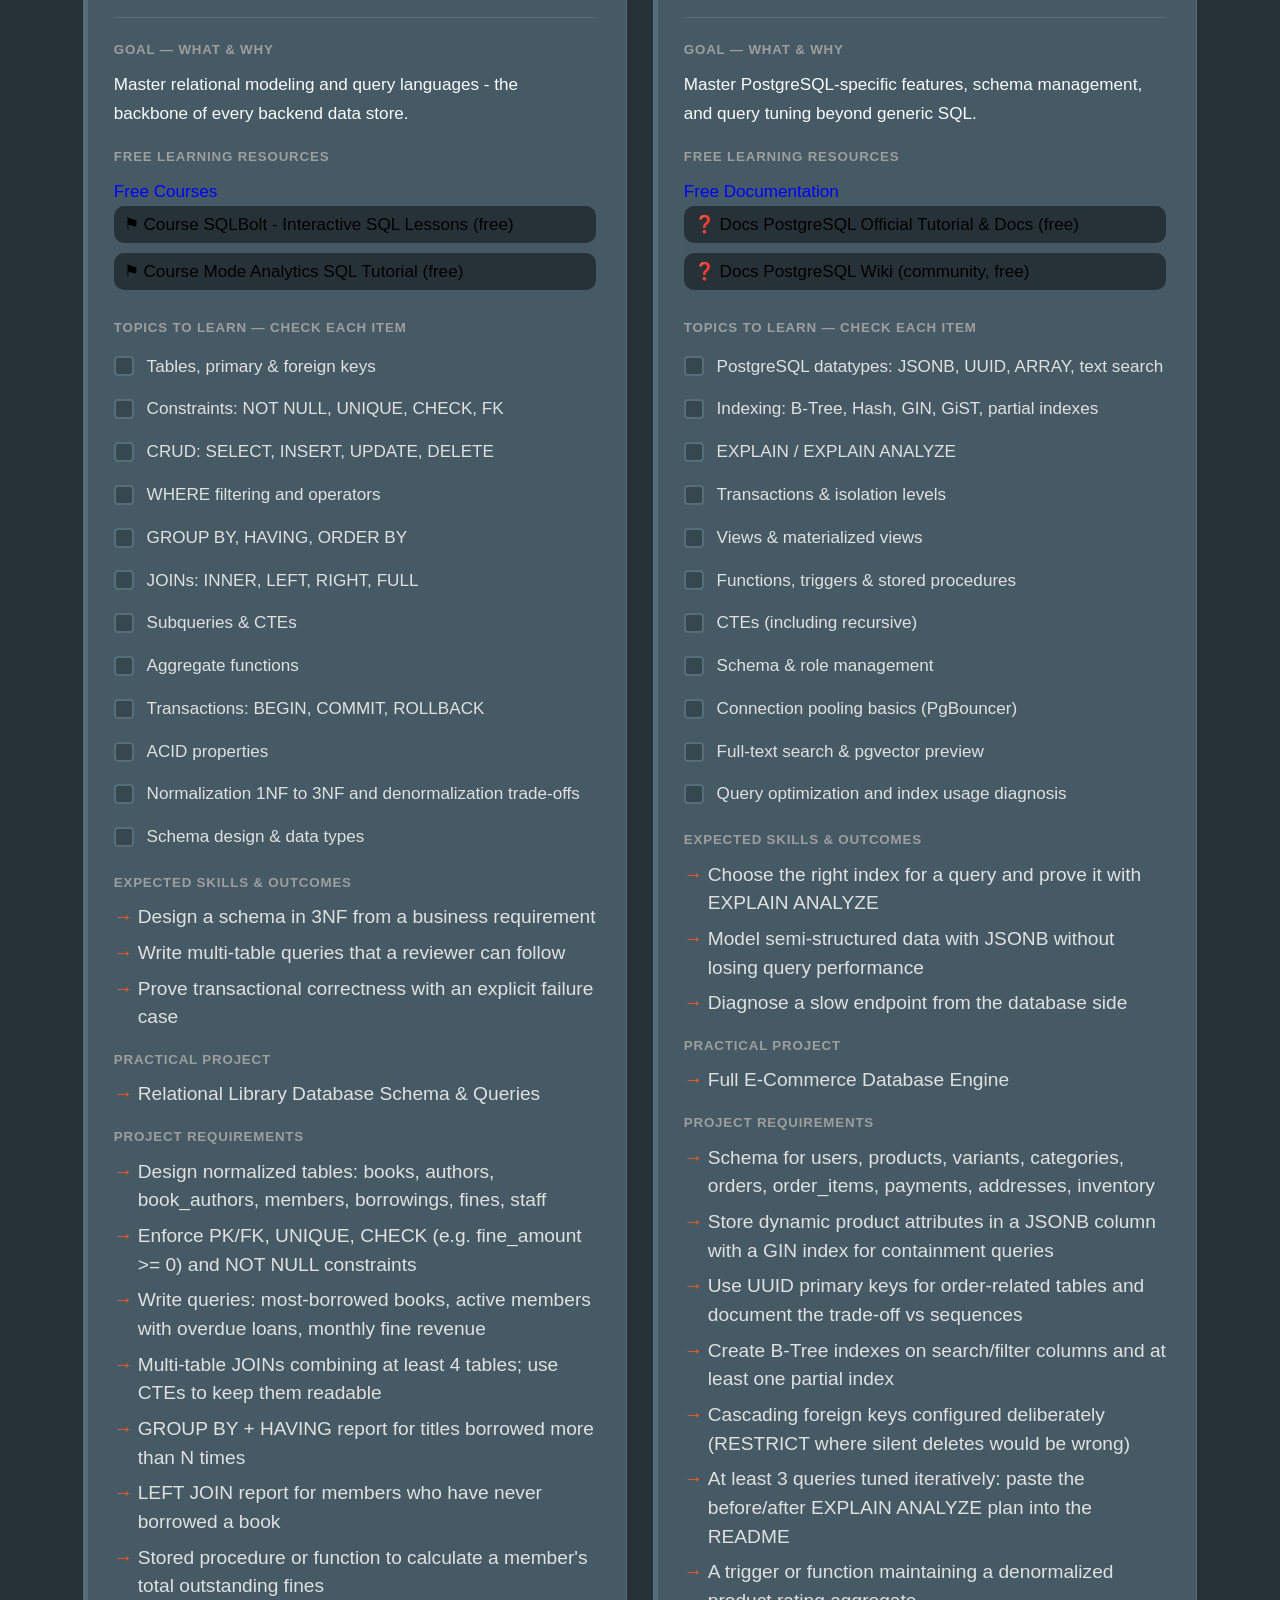
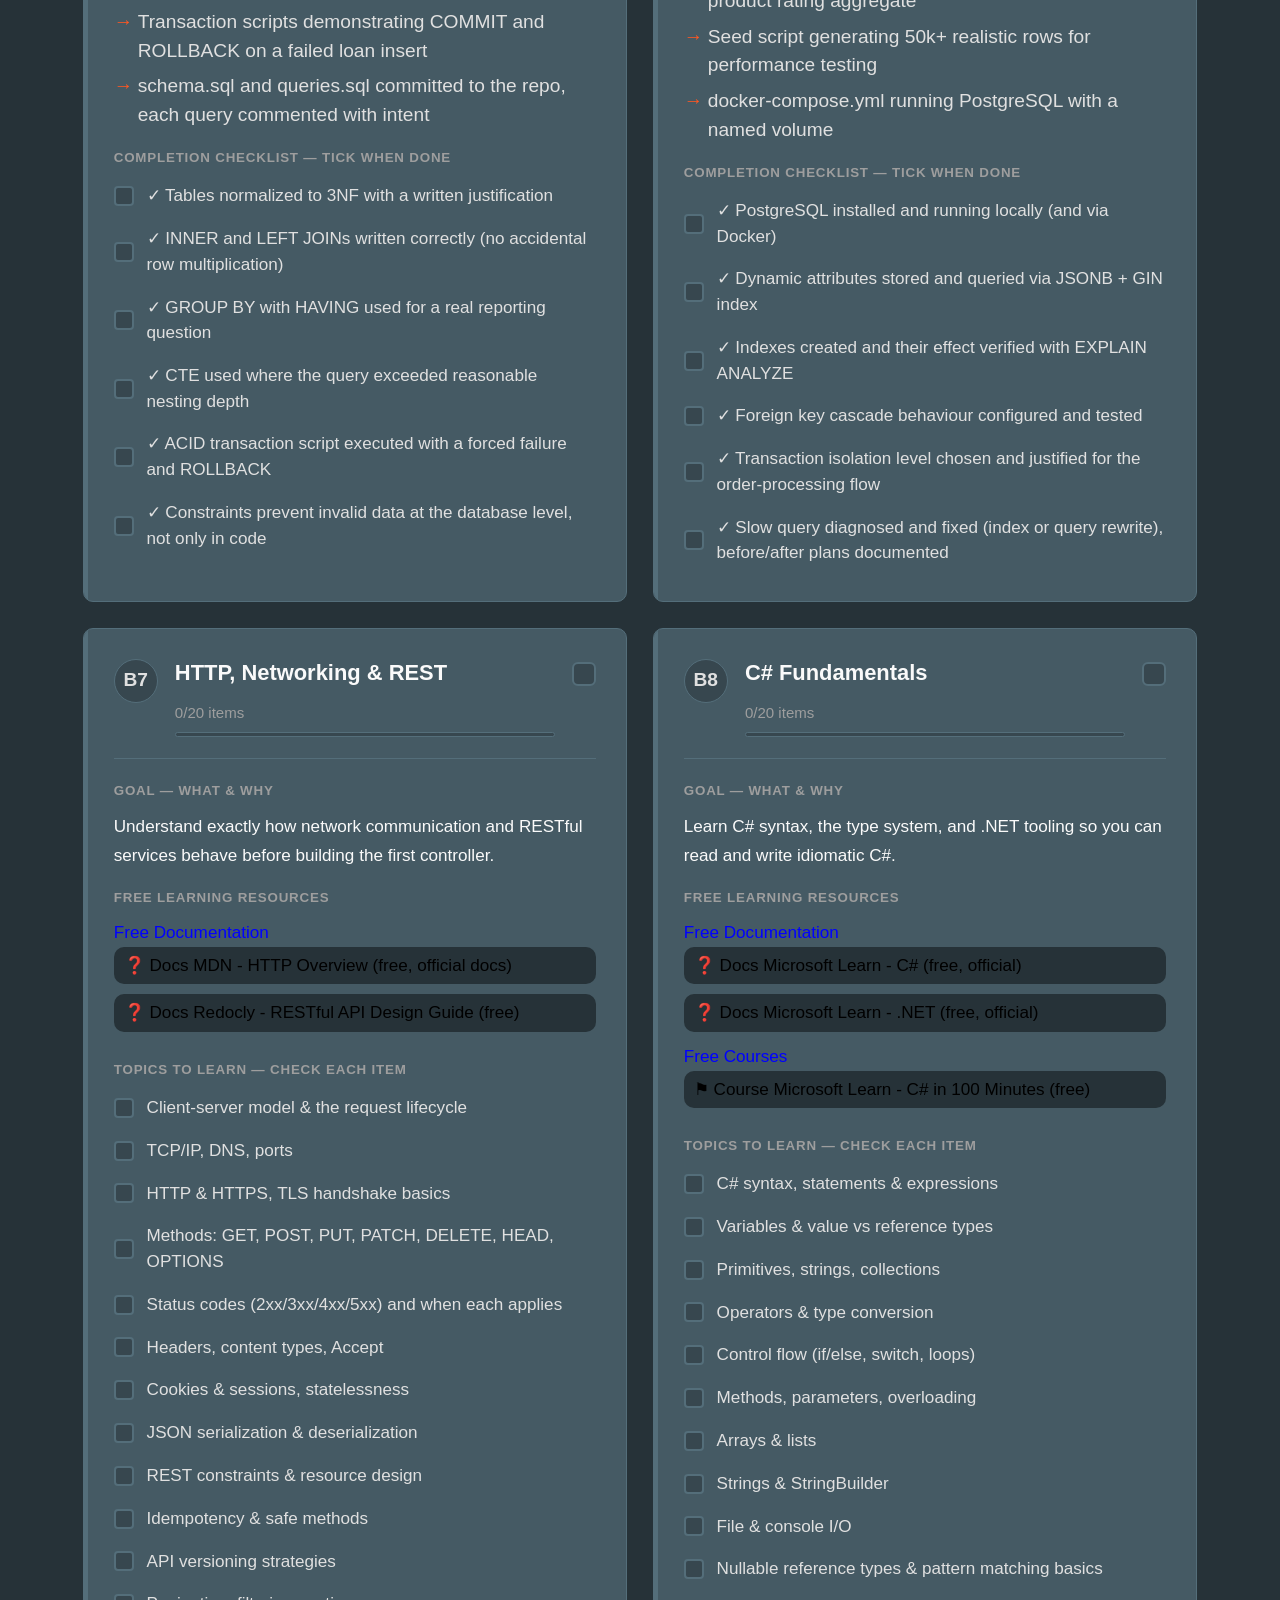
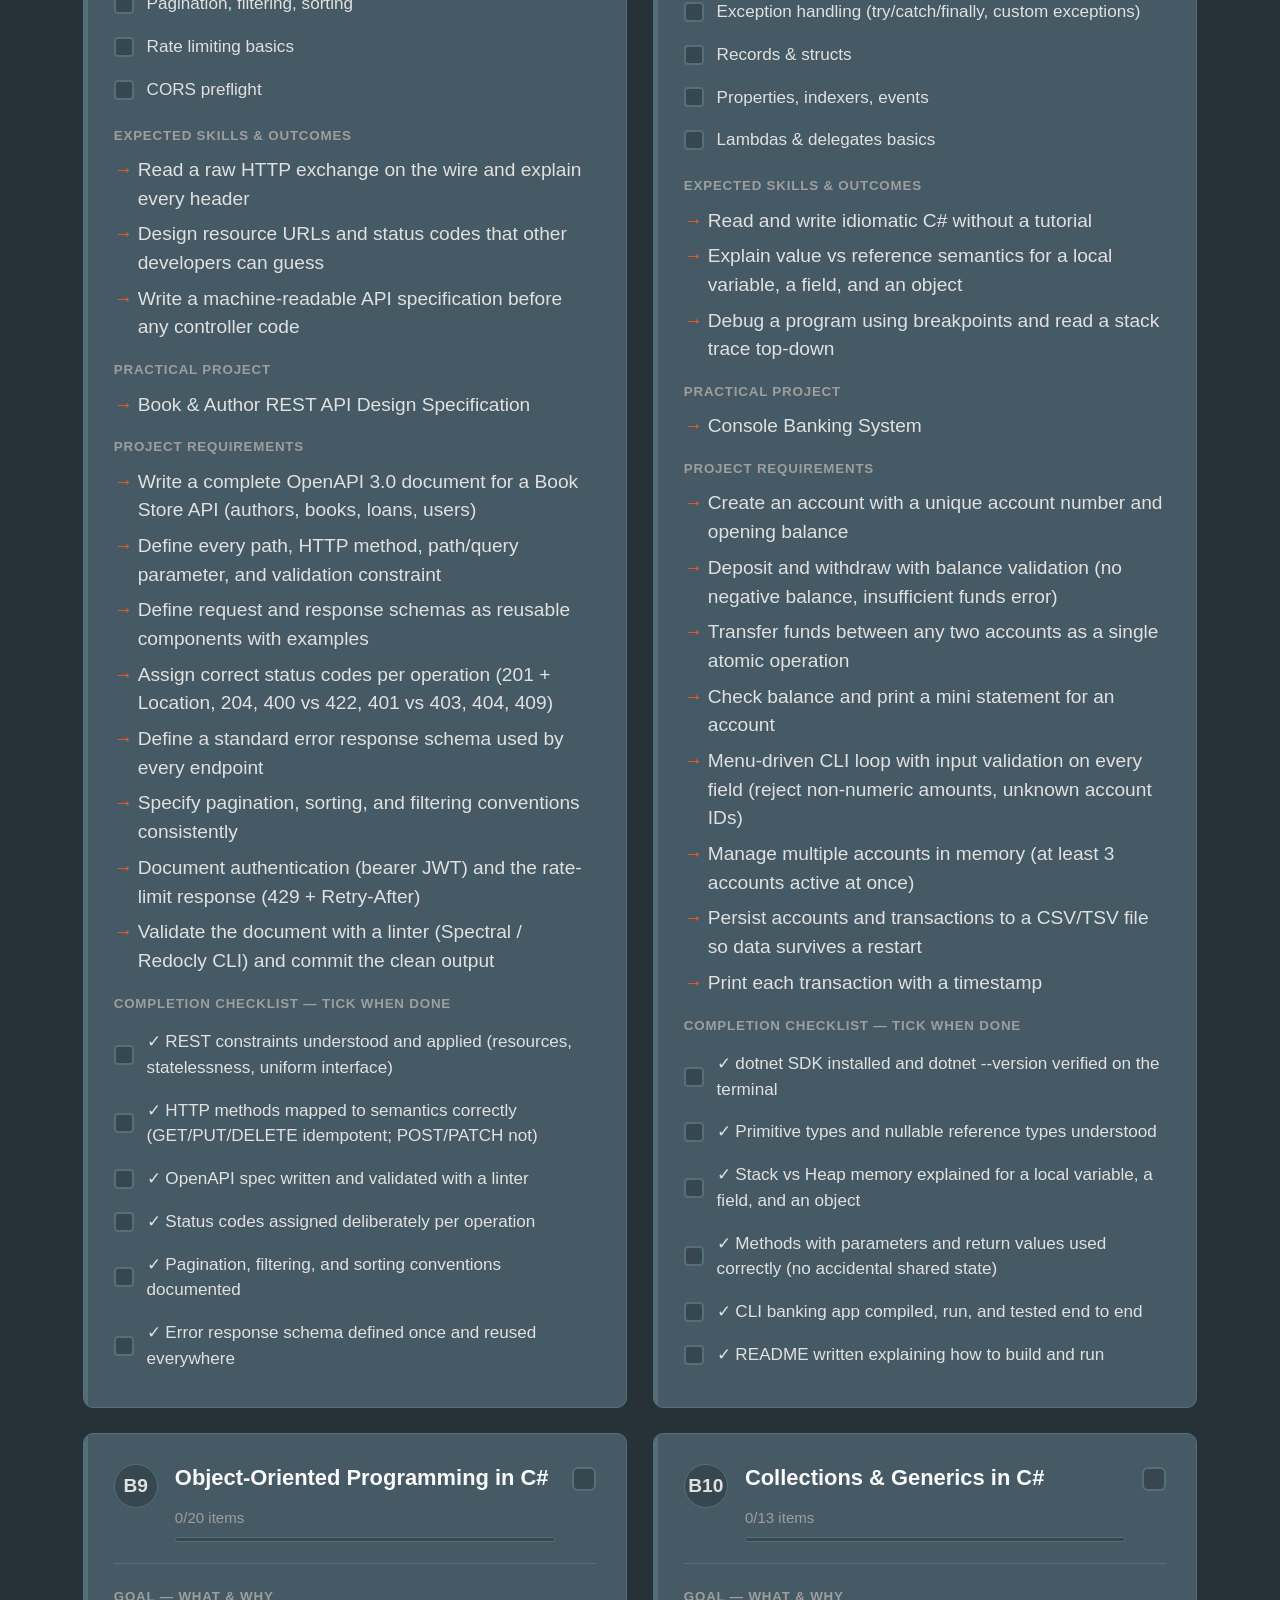
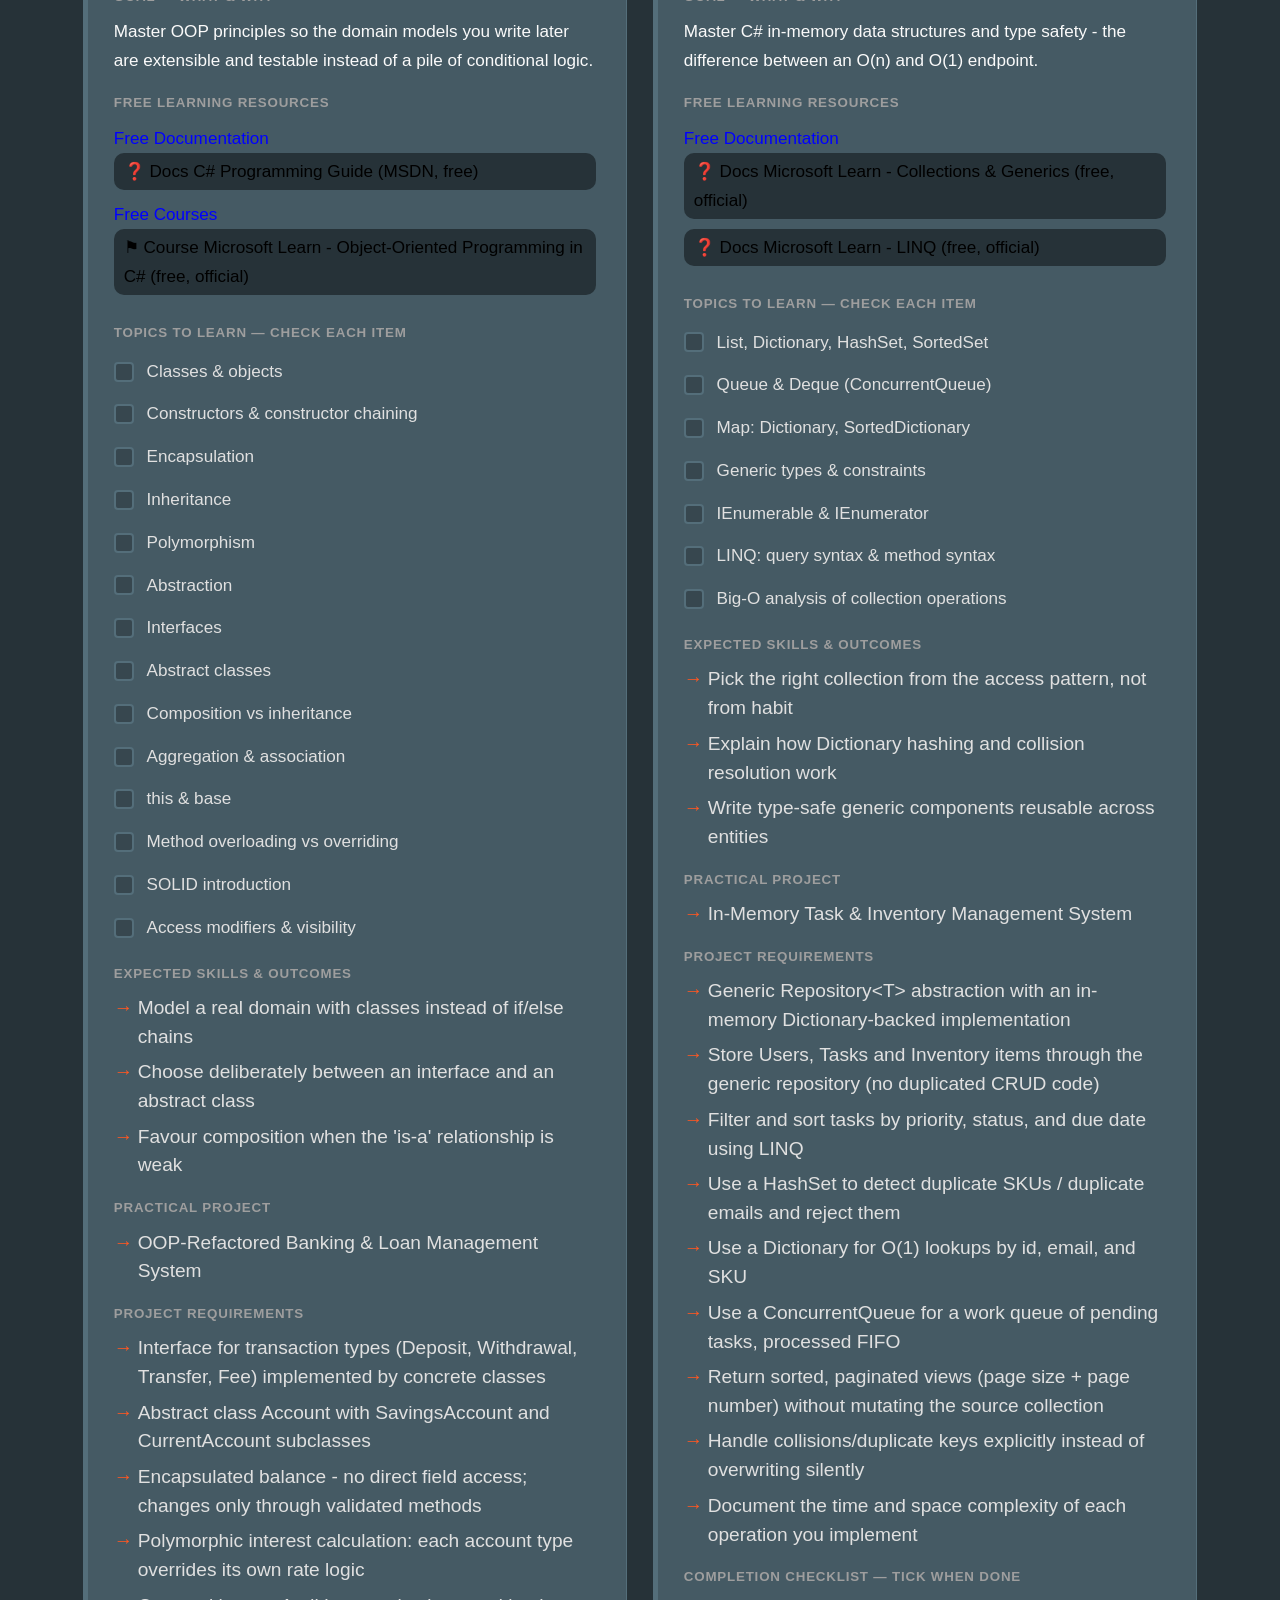
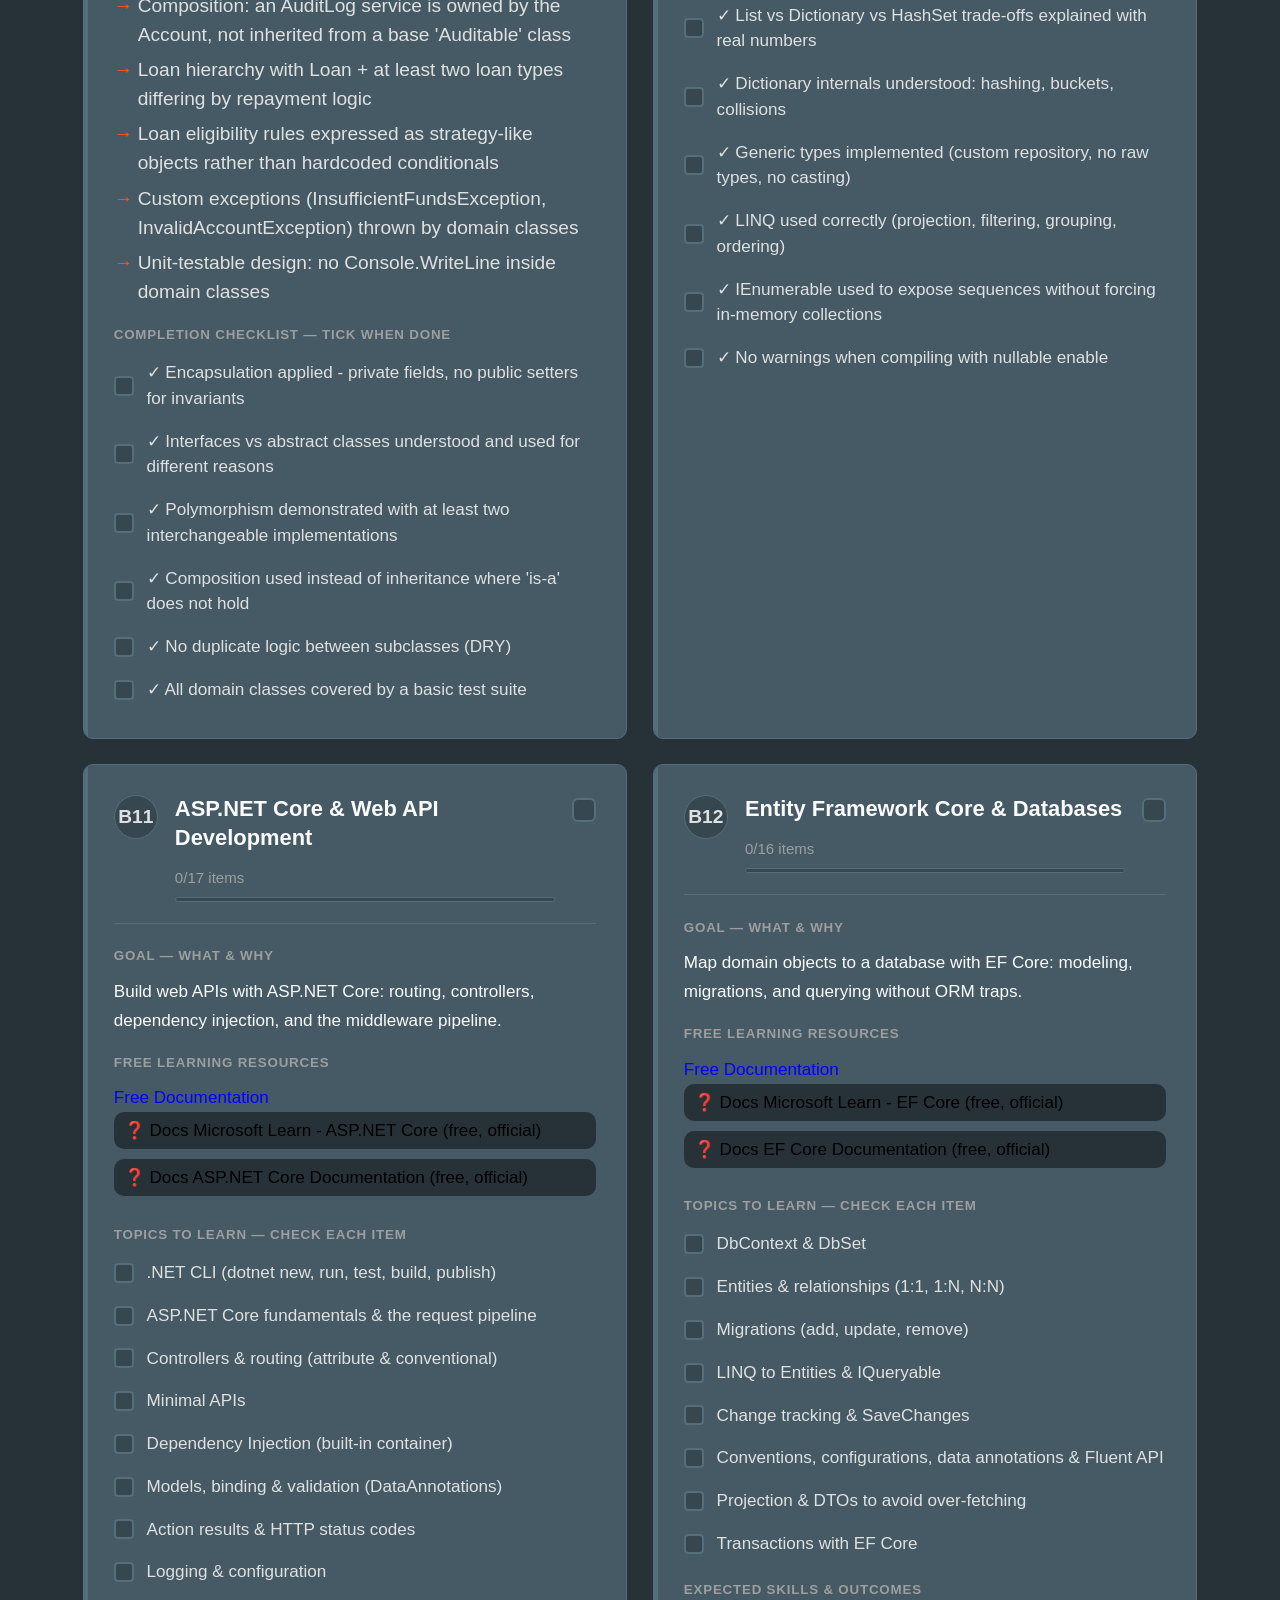
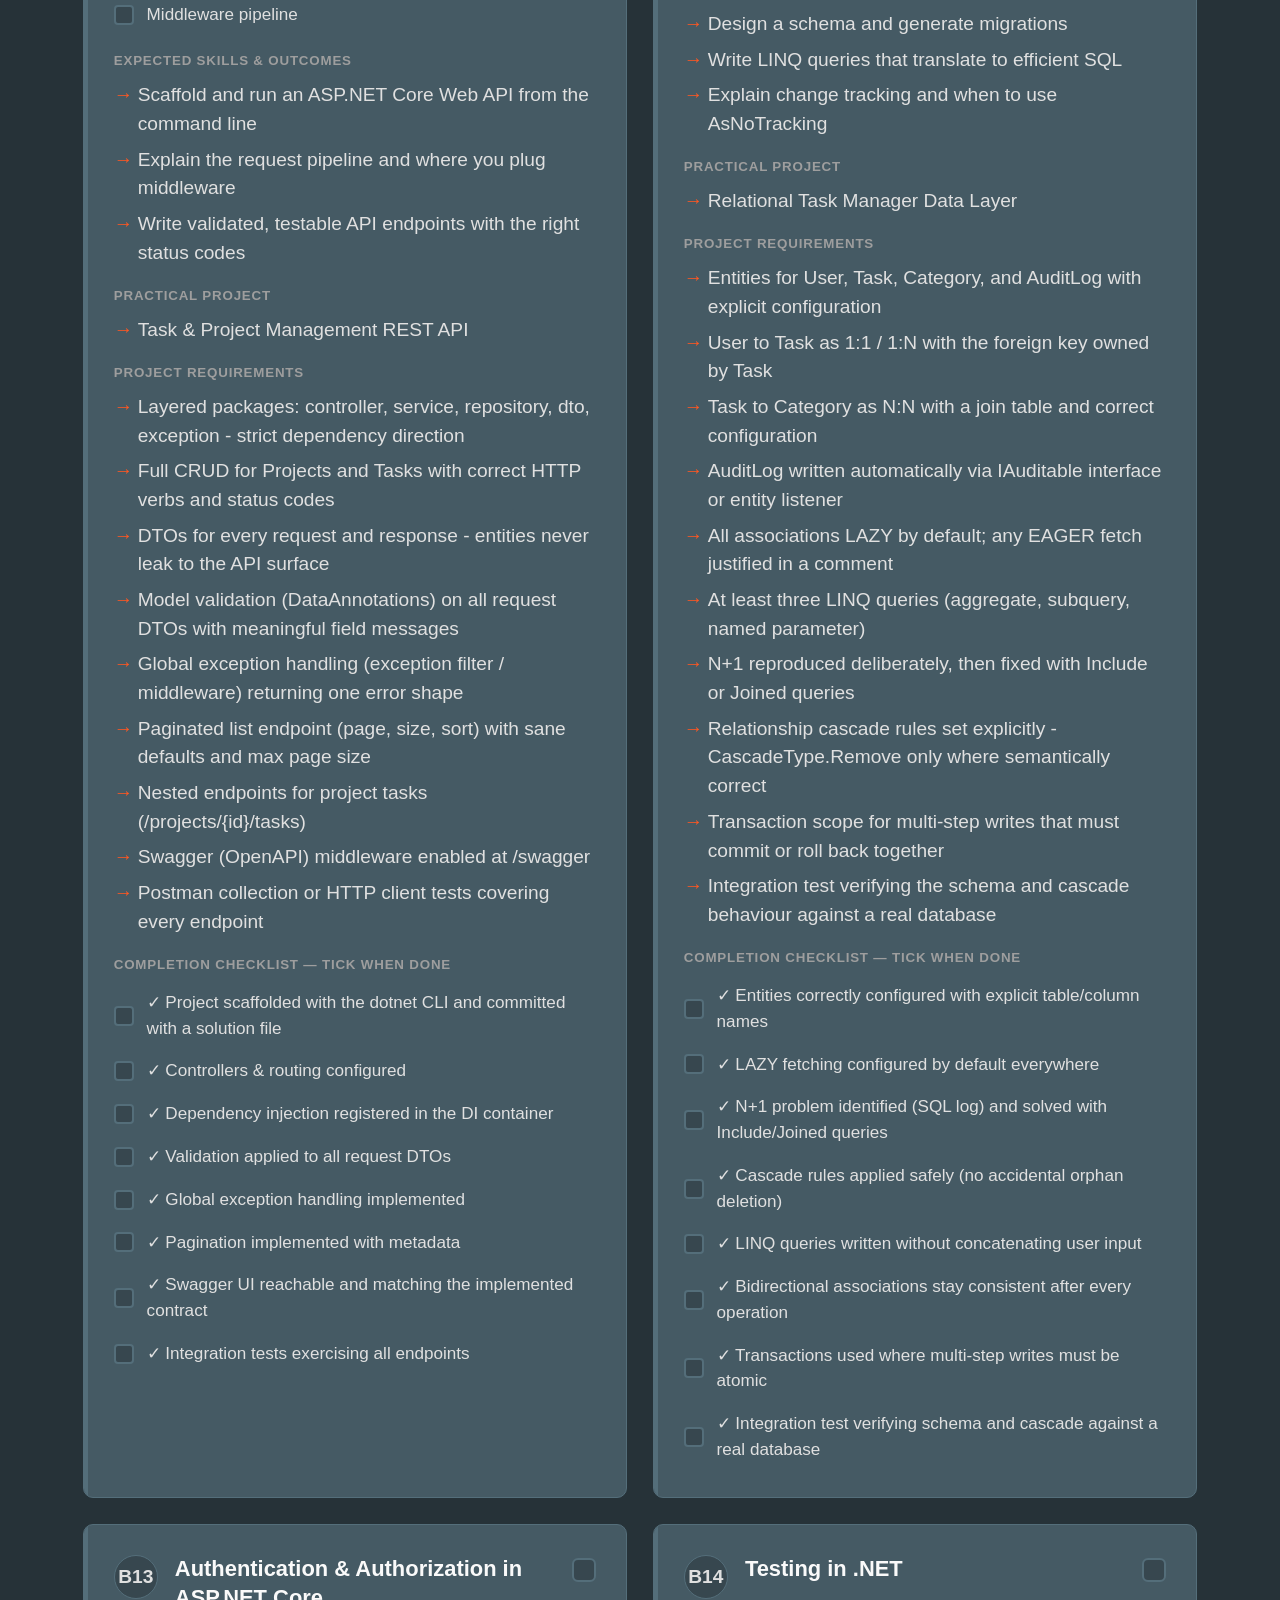
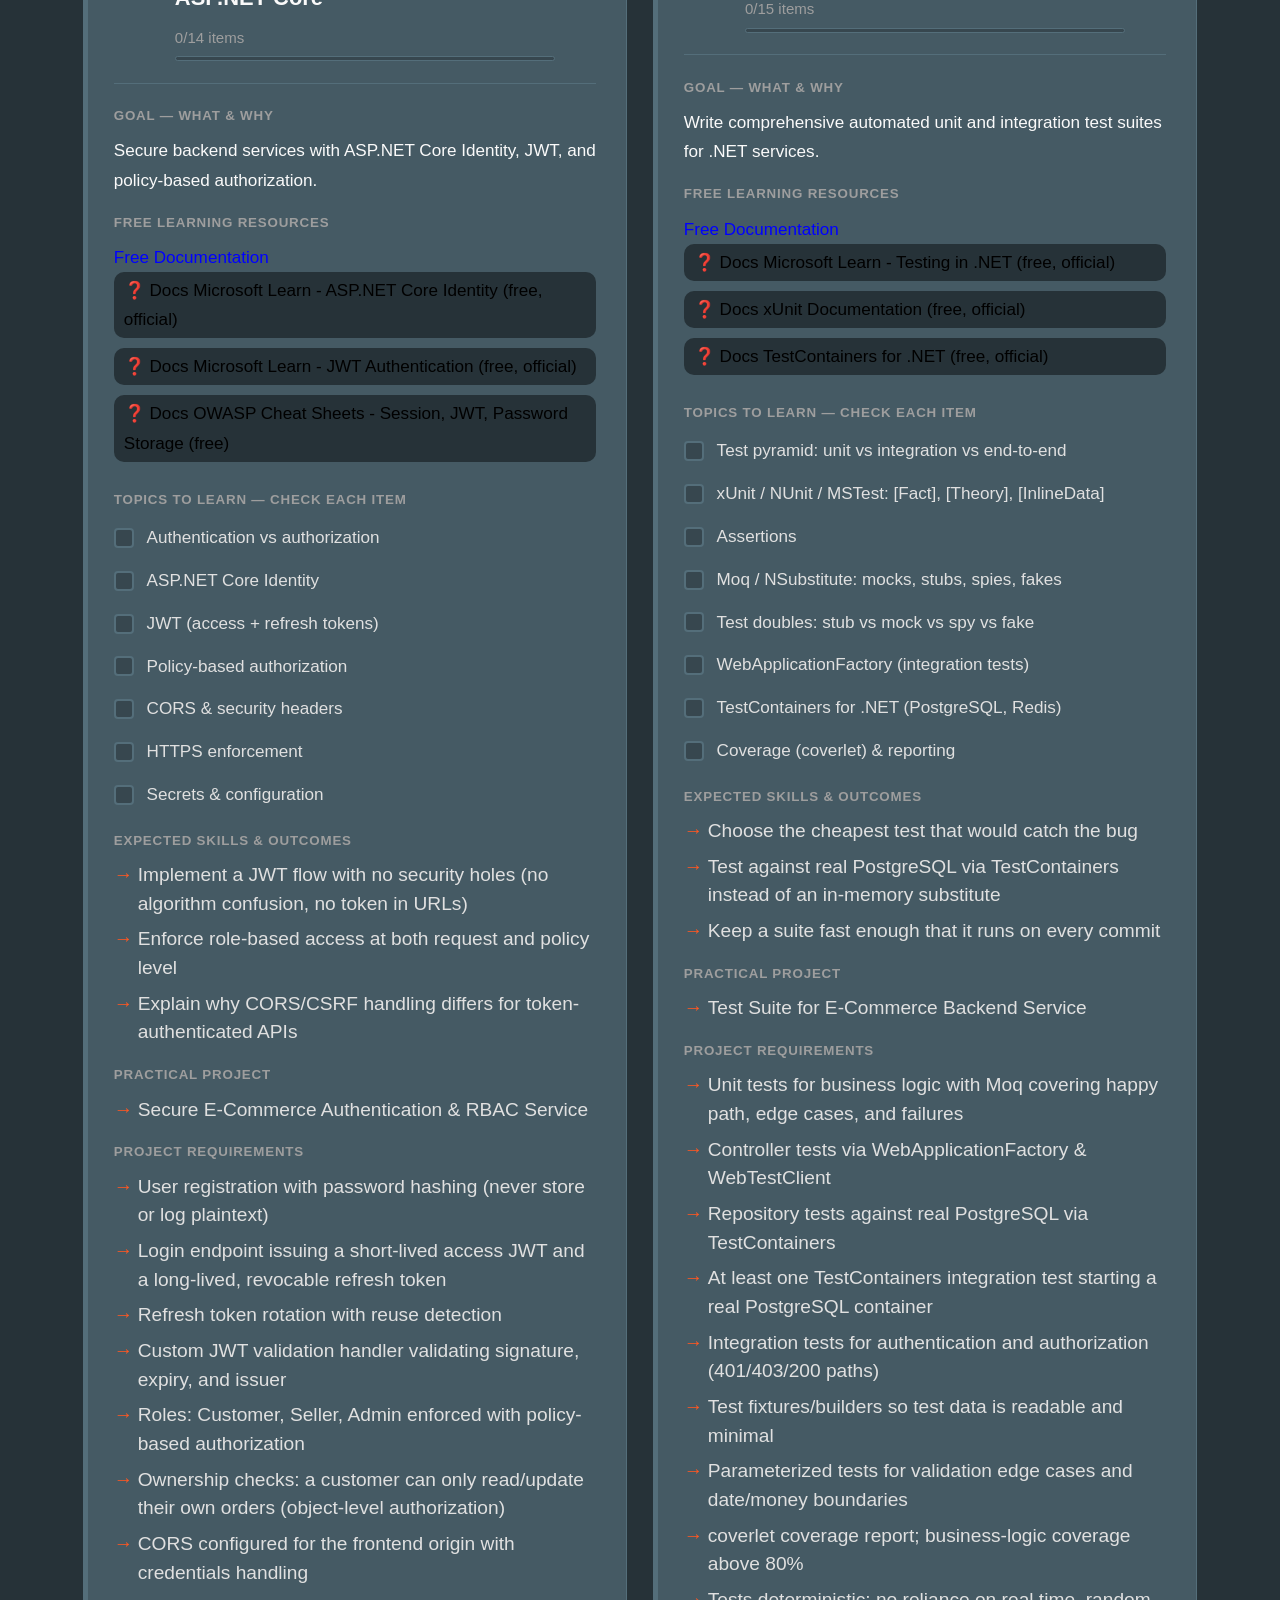
<file: core-backend-roadmap.html>
<!DOCTYPE html>
<html lang="en">
<head>
  <meta charset="UTF-8">
  <meta name="viewport" content="width=device-width, initial-scale=1.0">
  <title>Core Backend Roadmap</title>
  <link rel="stylesheet" href="css/main.css">
  <link rel="stylesheet" href="css/multi-page.css">
</head>
<body>

  <!-- ============================================ -->
  <!-- Navigation Bar -->
  <!-- ============================================ -->
  <nav class="navbar">
    <div class="navbar-brand">
      <div class="icon">R</div>
      <span>RoadMap</span>
    </div>
    <button class="mobile-toggle" aria-label="Toggle navigation" aria-expanded="false">
      <span class="hamburger-line"></span>
      <span class="hamburger-line"></span>
      <span class="hamburger-line"></span>
    </button>
    <div class="navbar-dropdown">
      <div class="navbar-nav">
        <a href="index.html">Frontend</a>
        <a href="core-backend-roadmap.html" class="active">Core Backend</a>
        <a href="advanced-backend-roadmap.html">Advanced Backend</a>
        <a href="cloud-roadmap.html">Cloud</a>
        <a href="ai-agents-roadmap.html">AI Agents</a>
      </div>
    </div>
  </nav>

  <!-- ============================================ -->
  <!-- Main Content -->
  <!-- ============================================ -->
  <main class="page-main">
    <div class="page-content">

      <!-- Page hero -->
      <section class="page-hero">
        <span class="badge">Core Backend — 15 stages</span>
        <h1>Core Backend Roadmap</h1>
        <p>
          The foundational C#/.NET track: from C# language fundamentals to
          clean code, architecture, security, testing, and production-grade backend patterns.
        </p>
      </section>

      <!-- Page progress -->
      <section class="progress-section">
        <div class="progress-header">
          <h2>Core Backend Progress</h2>
          <div class="progress-stats">
            <span id="progress-text">0 / 0 items completed</span>
          </div>
        </div>
        <div class="progress-bar-container">
          <div id="progress-bar" class="progress-bar"></div>
        </div>
        <div class="progress-footer">
          <span>Start your backend journey</span>
          <span id="progress-percent">0%</span>
        </div>
      </section>

      <!-- Roadmap Stages -->
      <h2 class="section-title">Core Backend Stages</h2>
      <div id="roadmap-grid" class="roadmap-grid">
        <!-- Cards are rendered by JavaScript -->
      </div>

    </div>
  </main>

  <!-- Footer -->
  <footer class="footer">
    <p>Core Backend Roadmap &copy; 2026 &mdash; Built for aspiring C#/.NET backend engineers</p>
  </footer>

  <!-- Backend data (stages 1-15) + shared renderer -->
  <script src="js/backendStages.js"></script>
  <script src="js/roadmap.js"></script>
  <script>
    window.ROADMAP_STAGES = backendStages.slice(0, 15);
    window.backendStages = backendStages.slice(0, 15);
  </script>
</body>
</html>
</file>
<file: css/main.css>
/* ============================================
   RoadMap — Main Stylesheet
   Dark Theme · Blue Gray + Gray
   ============================================ */

/* --- CSS Variables --- */
:root {
  /* ---- Backgrounds (Blue Gray family) ---- */
  --bg-primary: #263238;
  /* Blue Gray 900 — deepest surface */
  --bg-secondary: #37474F;
  /* Blue Gray 800 — elevated panels */
  --bg-card: #455A64;
  /* Blue Gray 700 — cards */
  --bg-card-hover: #546E7A;
  /* Blue Gray 600 — card hover */
  --bg-input: #263238;
  /* Blue Gray 900 — input fields */
  --bg-elevated: #37474F;
  /* Blue Gray 800 — modals, overlays */

  /* ---- Text (Gray family, light → dark) ---- */
  --text-primary: #FAFAFA;
  /* Gray 50   — headings, strong text */
  --text-secondary: #E0E0E0;
  /* Gray 300  — body, labels */
  --text-muted: #9E9E9E;
  /* Gray 500  — placeholders, hints */

  /* ---- Accent (Deep Orange family) ---- */
  --accent-primary: #FF5722;
  /* Deep Orange 500 — main accent */
  --accent-hover: #F4511E;
  /* Deep Orange 700 — hover state   */
  --accent-glow: rgba(255, 87, 34, 0.22);

  /* ---- Semantic tones (sourced from palette) ---- */
  --accent-success: #FFAB91;
  /* Deep Orange 300 — completed, done */
  --accent-warning: #A1887F;
  /* Brown 400       — warnings       */
  --accent-danger: #E64A19;
  /* Deep Orange 700 — danger, delete */

  /* ---- Borders (Blue Gray / Gray) ---- */
  --border-color: #546E7A;
  /* Blue Gray 600 — primary borders */
  --border-light: #607D8B;
  /* Blue Gray 500 — subtle borders  */

  /* ---- Shadows ---- */
  --shadow: 0 4px 16px rgba(0, 0, 0, 0.55);
  --shadow-sm: 0 2px 6px rgba(0, 0, 0, 0.45);
  --shadow-glow: 0 0 20px var(--accent-glow);

  /* ---- Radii & transitions ---- */
  --radius: 10px;
  --radius-sm: 6px;
  --radius-full: 9999px;
  --transition: 0.2s ease;
  --transition-slow: 0.35s ease;

  /* ---- Typography (slightly larger than default) ---- */
  --font-main: -apple-system, BlinkMacSystemFont, "Segoe UI", Roboto,
    "Helvetica Neue", Arial, sans-serif;
  --font-mono: "SF Mono", "Fira Code", "Cascadia Code", Consolas, monospace;

  --text-xs: 0.78rem;
  /* ~12.5px */
  --text-sm: 0.88rem;
  /* ~14px   */
  --text-base: 1rem;
  /* ~16px   */
  --text-md: 1.12rem;
  /* ~18px   */
  --text-lg: 1.28rem;
  /* ~20.5px */
  --text-xl: 1.55rem;
  /* ~25px   */
  --text-2xl: 2.1rem;
  /* ~34px   */
  --text-3xl: 2.6rem;
  /* ~42px   */
  --text-4xl: 3.1rem;
  /* ~50px   */
}

/* ============================================
   Reset & Base
   ============================================ */
*,
*::before,
*::after {
  box-sizing: border-box;
  margin: 0;
  padding: 0;
}

html {
  scroll-behavior: smooth;
  font-size: 107%;
  /* ~17.1px body base — slightly larger */
}

body {
  font-family: var(--font-main);
  background-color: var(--bg-primary);
  color: var(--text-primary);
  line-height: 1.7;
  min-height: 100vh;
  display: flex;
  flex-direction: column;
  -webkit-font-smoothing: antialiased;
  -moz-osx-font-smoothing: grayscale;
}

/* Scrollbar */
::-webkit-scrollbar {
  width: 8px;
  height: 8px;
}

::-webkit-scrollbar-track {
  background: var(--bg-secondary);
}

::-webkit-scrollbar-thumb {
  background: var(--border-color);
  border-radius: 4px;
}

::-webkit-scrollbar-thumb:hover {
  background: var(--text-muted);
}

/* Text selection */
::selection {
  background: var(--accent-primary);
  color: var(--bg-primary);
}

/* Focus ring */
:focus-visible {
  outline: 2px solid var(--accent-primary);
  outline-offset: 2px;
}

/* Links */
a {
  color: var(--accent-primary);
  text-decoration: none;
  transition: color var(--transition);
}

a:hover {
  color: var(--accent-hover);
}

/* ============================================
   Navigation
   ============================================ */
.navbar {
  background-color: var(--bg-secondary);
  border-bottom: 1px solid var(--border-color);
  padding: 0 2.5rem;
  height: 66px;
  display: flex;
  align-items: center;
  justify-content: space-between;
  position: sticky;
  top: 0;
  z-index: 100;
  backdrop-filter: blur(12px);
  background-color: rgba(55, 71, 79, 0.92);
  margin-bottom: 20px;
}

.navbar-brand {
  display: flex;
  align-items: center;
  gap: 12px;
  font-weight: 700;
  font-size: var(--text-lg);
  color: var(--text-primary);
  letter-spacing: -0.02em;
}

.navbar-brand .icon {
  width: 36px;
  height: 36px;
  background: linear-gradient(135deg, var(--accent-primary), var(--accent-hover));
  border-radius: var(--radius-sm);
  display: flex;
  align-items: center;
  justify-content: center;
  color: var(--bg-primary);
  font-weight: 900;
  font-size: 1.1rem;
  box-shadow: 0 2px 8px var(--accent-glow);
}

/* Desktop: dropdown container as flex container */
.navbar-dropdown {
  display: flex;
  align-items: center;
}

.navbar-nav {
  display: flex;
  gap: 0.5rem;
  list-style: none;
}

.navbar-nav a {
  color: var(--text-secondary);
  padding: 0.6rem 1.1rem;
  border-radius: var(--radius-sm);
  font-weight: 500;
  font-size: var(--text-sm);
  transition: all var(--transition);
}

.navbar-nav a:hover {
  color: var(--text-primary);
  background-color: var(--bg-card);
}

.navbar-nav a.active {
  color: var(--text-primary);
  background-color: var(--bg-card);
  box-shadow: inset 0 0 0 1px var(--accent-primary);
}

/* ============================================
   Mobile Toggle (Hamburger Menu)
   ============================================ */
.mobile-toggle {
  display: none;
  align-items: center;
  justify-content: center;
  width: 40px;
  height: 40px;
  border-radius: var(--radius-sm);
  border: 1px solid var(--border-color);
  background: var(--bg-secondary);
  color: var(--text-primary);
  cursor: pointer;
  transition: all var(--transition);
  z-index: 110;
  flex-direction: column;
}

.mobile-toggle:hover {
  background: var(--bg-card-hover);
  border-color: var(--accent-primary);
}

.mobile-toggle .hamburger-line {
  display: block;
  width: 22px;
  height: 2px;
  background: var(--text-primary);
  border-radius: 2px;
  transition: all var(--transition);
}

.mobile-toggle .hamburger-line+.hamburger-line {
  margin-top: 4px;
}

/* Hamburger → X animation */
.mobile-toggle.open .hamburger-line:nth-child(1) {
  transform: translateY(8px) rotate(45deg);
}

.mobile-toggle.open .hamburger-line:nth-child(2) {
  opacity: 0;
}

.mobile-toggle.open .hamburger-line:nth-child(3) {
  transform: translateY(-4px) rotate(-45deg);
}

/* ============================================
   Mobile / Tablet Dropdown
   ============================================ */
@media (max-width: 768px) {
  .navbar {
    position: sticky;
    padding: 0 1.25rem;
  }

  .mobile-toggle {
    display: flex;
  }

  .navbar-brand span {
    display: none;
  }

  /* Dropdown overlay */
  .navbar-dropdown {
    position: absolute;
    top: 100%;
    left: 0;
    right: 0;
    background: rgba(55, 71, 79, 0.96);
    backdrop-filter: blur(12px);
    border-bottom: 1px solid var(--border-color);
    max-height: 0;
    overflow: hidden;
    opacity: 0;
    transition:
      max-height 0.35s ease,
      opacity 0.25s ease;
    box-shadow: 0 8px 24px rgba(0, 0, 0, 0.35);
    z-index: 105;
  }

  .navbar-dropdown.open {
    max-height: 520px;
    opacity: 1;
  }

  .navbar-nav {
    display: flex;
    flex-direction: column;
    align-items: stretch;
    gap: 0.1rem;
    padding: 0.5rem 0 0.25rem;
    width: 100%;
  }

  .navbar-nav a {
    display: block;
    padding: 0.75rem 1.25rem;
    font-size: var(--text-base);
    color: var(--text-primary);
    border-bottom: 1px solid var(--border-color);
    border-radius: var(--radius-sm);
  }

  .navbar-nav a:last-child {
    border-bottom: none;
  }

  .navbar-nav a:hover {
    background-color: var(--bg-card-hover);
    color: var(--text-primary);
  }

  .navbar-nav a.active {
    background-color: var(--bg-card-hover);
    color: var(--text-primary);
    font-weight: 700;
    box-shadow: none;
  }

  .stage-number {
    width: 36px;
    height: 36px;
    font-size: var(--text-sm);
  }

  .navbar-nav a {
    padding: 0.4rem 0.7rem;
    font-size: var(--text-xs);
  }

  .progress-section {
    padding: 1.25rem;
  }
}

@media (max-width: 480px) {
  html {
    font-size: 100%;
  }

  .hero h1 {
    font-size: var(--text-2xl);
  }

  .hero p {
    font-size: var(--text-base);
  }

  .progress-header {
    flex-direction: column;
    align-items: flex-start;
    gap: 0.5rem;
  }
}

/* ============================================
   Layout
   ============================================ */
.container {
  max-width: 1200px;
  width: 100%;
  margin: 0 auto;
  padding: 2.5rem;
  flex: 1;
}

/* ============================================
   Hero
   ============================================ */
.hero {
  text-align: center;
  padding: 5rem 2rem 4rem;
  background: linear-gradient(180deg, var(--bg-secondary) 0%, var(--bg-primary) 100%);
  border-radius: var(--radius);
  margin-bottom: 3rem;
  border: 1px solid var(--border-color);
  position: relative;
  overflow: hidden;
}

.hero::before {
  content: "";
  position: absolute;
  inset: -50%;
  width: 200%;
  height: 200%;
  background: radial-gradient(ellipse at center,
      var(--accent-glow) 0%,
      transparent 70%);
  opacity: 0.35;
  pointer-events: none;
}

.hero-badge {
  display: inline-block;
  background: rgba(255, 87, 34, 0.12);
  color: var(--accent-primary);
  padding: 0.4rem 1rem;
  border-radius: var(--radius-full);
  font-size: var(--text-sm);
  font-weight: 600;
  margin-bottom: 1.25rem;
  border: 1px solid rgba(255, 87, 34, 0.28);
  letter-spacing: 0.02em;
  position: relative;
  z-index: 1;
}

.hero h1 {
  font-size: var(--text-4xl);
  font-weight: 800;
  margin-bottom: 1rem;
  background: linear-gradient(135deg, var(--text-primary) 0%, var(--accent-primary) 100%);
  -webkit-background-clip: text;
  -webkit-text-fill-color: transparent;
  background-clip: text;
  line-height: 1.15;
  letter-spacing: -0.03em;
  position: relative;
  z-index: 1;
}

.hero p {
  color: var(--text-secondary);
  font-size: var(--text-lg);
  max-width: 640px;
  margin: 0 auto 1.5rem;
  line-height: 1.7;
  position: relative;
  z-index: 1;
}

/* ============================================
   Progress Section
   ============================================ */
.progress-section {
  background: var(--bg-secondary);
  border: 1px solid var(--border-color);
  border-radius: var(--radius);
  padding: 1.75rem 2rem;
  margin-bottom: 3rem;
}

.progress-header {
  display: flex;
  justify-content: space-between;
  align-items: center;
  margin-bottom: 1.25rem;
  flex-wrap: wrap;
  gap: 0.5rem;
}

.progress-header h2 {
  font-size: var(--text-xl);
  font-weight: 600;
  color: var(--text-primary);
}

.progress-stats {
  color: var(--text-secondary);
  font-size: var(--text-md);
}

.progress-stats span {
  font-weight: 700;
  color: var(--accent-primary);
}

.progress-bar-container {
  background: var(--bg-card);
  border-radius: 10px;
  height: 14px;
  overflow: hidden;
  border: 1px solid var(--border-color);
}

.progress-bar {
  height: 100%;
  background: linear-gradient(90deg, var(--accent-primary) 0%, var(--accent-hover) 100%);
  border-radius: 10px;
  transition: width var(--transition-slow);
  width: 0%;
  box-shadow: 0 0 12px var(--accent-glow);
}

.progress-footer {
  margin-top: 1rem;
  display: flex;
  justify-content: space-between;
  font-size: var(--text-sm);
  color: var(--text-muted);
}

/* ============================================
   Section Titles
   ============================================ */
.section-title {
  font-size: var(--text-xl);
  font-weight: 700;
  margin-bottom: 1.75rem;
  display: flex;
  align-items: center;
  gap: 0.75rem;
  color: var(--text-primary);
}

.section-title::after {
  content: "";
  flex: 1;
  height: 1px;
  background: var(--border-color);
}

/* ============================================
   Roadmap Grid
   ============================================ */
.roadmap-grid {
  display: grid;
  grid-template-columns: repeat(auto-fill, minmax(360px, 1fr));
  gap: 1.5rem;
}

/* --- Stage Card --- */
.stage-card {
  background: var(--bg-card);
  border: 1px solid var(--border-color);
  border-radius: var(--radius);
  padding: 1.75rem;
  transition: all var(--transition);
  position: relative;
  overflow: hidden;
}

.stage-card::before {
  content: "";
  position: absolute;
  top: 0;
  left: 0;
  width: 4px;
  height: 100%;
  background: var(--border-color);
  transition: background var(--transition);
}

.stage-card:hover {
  background: var(--bg-card-hover);
  border-color: var(--border-light);
  transform: translateY(-3px);
  box-shadow: var(--shadow);
}

.stage-card:hover::before {
  background: var(--accent-primary);
}

.stage-card.completed {
  border-color: rgba(255, 171, 145, 0.35);
}

.stage-card.completed::before {
  background: var(--accent-success);
}

.stage-card.completed .stage-checkbox {
  background: var(--accent-success);
  border-color: var(--accent-success);
}

.stage-card.completed .stage-checkbox::after {
  opacity: 1;
}

/* --- Stage Header --- */
.stage-header {
  display: flex;
  align-items: flex-start;
  gap: 1rem;
  margin-bottom: 1.25rem;
}

.stage-number {
  flex-shrink: 0;
  width: 44px;
  height: 44px;
  background: var(--bg-secondary);
  border: 1px solid var(--border-color);
  border-radius: 50%;
  display: flex;
  align-items: center;
  justify-content: center;
  font-weight: 700;
  font-size: var(--text-md);
  color: var(--text-secondary);
  transition: all var(--transition);
}

.stage-card.completed .stage-number {
  background: rgba(255, 171, 145, 0.12);
  border-color: var(--accent-success);
  color: var(--accent-success);
}

.stage-info {
  flex: 1;
  min-width: 0;
}

.stage-title {
  font-size: var(--text-lg);
  font-weight: 600;
  margin-bottom: 0.4rem;
  color: var(--text-primary);
  line-height: 1.3;
}

.stage-description {
  color: var(--text-secondary);
  font-size: var(--text-md);
  line-height: 1.6;
}

/* --- Stage mini progress --- */
.stage-progress-mini {
  margin-top: 0.75rem;
}

.stage-progress-text {
  font-size: var(--text-sm);
  color: var(--text-muted);
  display: block;
  margin-bottom: 0.35rem;
}

.stage-progress-bar-container {
  background: var(--bg-secondary);
  border-radius: 4px;
  height: 5px;
  overflow: hidden;
  border: 1px solid var(--border-color);
}

.stage-progress-bar {
  height: 100%;
  background: var(--accent-success);
  border-radius: 4px;
  transition: width 0.3s ease;
}

.resource-group-label {
  color: blue;
}

.resource-btn-icon span {
  color: black;
}

.resource-btns {
  display: flex;
  flex-direction: column;
  overflow: hidden;
}

.resource-btns a {
  margin-bottom: 10px;
  padding: 4px 10px;
  color: black;
  width: 100%;
  background-color: #263238;
  border-radius: 10px;
}

/* --- Checkboxes --- */
.stage-checkbox {
  position: relative;
  width: 24px;
  height: 24px;
  border: 2px solid var(--border-color);
  border-radius: var(--radius-sm);
  cursor: pointer;
  flex-shrink: 0;
  margin-top: 3px;
  transition: all var(--transition);
  display: flex;
  align-items: center;
  justify-content: center;
  background: var(--bg-secondary);
}

.stage-checkbox:hover {
  border-color: var(--accent-primary);
}

.stage-checkbox::after {
  content: "";
  color: var(--bg-primary);
  font-size: 0.85rem;
  font-weight: 700;
  opacity: 0;
  transition: opacity var(--transition);
}

.stage-checkbox.checked::after {
  content: "✓";
  opacity: 1;
}

.topics-list {
  display: flex;
  flex-direction: column;
  gap: 0.4rem;
}

.topic-item {
  display: flex;
  align-items: center;
  gap: 0.75rem;
  padding: 0.3rem 0;
}

.topic-checkbox {
  position: relative;
  width: 20px;
  height: 20px;
  border: 2px solid var(--border-color);
  border-radius: 4px;
  cursor: pointer;
  flex-shrink: 0;
  transition: all var(--transition);
  display: flex;
  align-items: center;
  justify-content: center;
  background: var(--bg-secondary);
}

.topic-checkbox:hover {
  border-color: var(--accent-primary);
}

.topic-checkbox.checked {
  background: var(--accent-success);
  border-color: var(--accent-success);
}

.topic-checkbox.checked::after {
  content: "✓";
  color: var(--bg-primary);
  font-size: 0.7rem;
  font-weight: 700;
  opacity: 1;
}

.topic-text {
  font-size: var(--text-base);
  color: var(--text-secondary);
  transition: color var(--transition);
  line-height: 1.5;
}

.topic-item:hover .topic-text {
  color: var(--text-primary);
}

.topic-checkbox.checked~.topic-text {
  color: var(--text-primary);
}

/* --- Detail sections --- */
.stage-details {
  margin-top: 1.25rem;
  padding-top: 1.25rem;
  border-top: 1px solid var(--border-color);
}

.detail-section {
  margin-bottom: 1rem;
}

.detail-section:last-child {
  margin-bottom: 0;
}

.detail-label {
  display: block;
  font-size: var(--text-xs);
  font-weight: 600;
  text-transform: uppercase;
  letter-spacing: 0.06em;
  color: var(--text-muted);
  margin-bottom: 0.5rem;
}

.projects-list {
  list-style: none;
  padding-left: 0;
}

.projects-list li {
  position: relative;
  padding-left: 1.4rem;
  color: var(--text-secondary);
  font-size: var(--text-md);
  margin-bottom: 0.4rem;
  line-height: 1.5;
}

.projects-list li::before {
  content: "→";
  position: absolute;
  left: 0;
  color: var(--accent-primary);
  font-weight: 600;
}

/* ============================================
   Empty State
   ============================================ */
.empty-state {
  text-align: center;
  padding: 4rem 2rem;
  color: var(--text-muted);
}

.empty-state .empty-icon {
  font-size: 3.5rem;
  margin-bottom: 1.25rem;
  opacity: 0.4;
}

.empty-state h3 {
  color: var(--text-secondary);
  margin-bottom: 0.5rem;
  font-size: var(--text-xl);
}

/* ============================================
   Footer
   ============================================ */
.footer {
  background: var(--bg-secondary);
  border-top: 1px solid var(--border-color);
  padding: 1.75rem 2.5rem;
  text-align: center;
  color: var(--text-muted);
  font-size: var(--text-sm);
}

.footer a {
  color: var(--accent-primary);
}

/* ============================================
   Small Phones
   ============================================ */
@media (max-width: 480px) {
  .navbar {
    padding: 0 1rem;
  }

  .mobile-toggle {
    width: 38px;
    height: 38px;
  }

  .navbar-nav a {
    padding: 0.7rem 1rem;
    font-size: var(--text-base);
  }

  .progress-header {
    flex-direction: column;
    align-items: flex-start;
    gap: 0.5rem;
  }
}
</file>
<file: css/multi-page.css>
/* ==========================================================================
   RoadMap — Multi-page build: shared styles
   Uses the base theme from css/main.css
   ========================================================================== */

/* --- Page shell: content area --- */
.page-main {
  flex: 1;
  display: flex;
  flex-direction: column;
  min-height: 0;
}

.page-content {
  max-width: 1200px;
  width: 100%;
  margin: 0 auto;
  padding: 0 2.5rem 3rem;
  flex: 1;
}

/* --- Page-specific section titles --- */
.page-title {
  font-size: var(--text-3xl);
  font-weight: 800;
  margin-bottom: 0.5rem;
  color: var(--text-primary);
}

.page-subtitle {
  color: var(--text-secondary);
  font-size: var(--text-lg);
  margin-bottom: 2rem;
}

/* --- Track hero badge --- */
.page-hero {
  text-align: center;
  padding: 3.5rem 2rem 2.5rem;
  background: linear-gradient(180deg, var(--bg-secondary) 0%, var(--bg-primary) 100%);
  border-radius: var(--radius);
  margin-bottom: 2.5rem;
  border: 1px solid var(--border-color);
}

.page-hero .badge {
  display: inline-block;
  background: rgba(255, 87, 34, 0.12);
  color: var(--accent-primary);
  padding: 0.4rem 1rem;
  border-radius: var(--radius-full);
  font-size: var(--text-sm);
  font-weight: 600;
  margin-bottom: 1rem;
  border: 1px solid rgba(255, 87, 34, 0.28);
  letter-spacing: 0.02em;
}

.page-hero h1 {
  font-size: var(--text-3xl);
  font-weight: 800;
  margin-bottom: 0.75rem;
  background: linear-gradient(135deg, var(--text-primary) 0%, var(--accent-primary) 100%);
  -webkit-background-clip: text;
  -webkit-text-fill-color: transparent;
  background-clip: text;
  line-height: 1.2;
}

.page-hero p {
  color: var(--text-secondary);
  font-size: var(--text-base);
  max-width: 620px;
  margin: 0 auto;
}

/* ===== Mobile responsiveness ===== */
@media (max-width: 768px) {
  .page-content {
    padding: 1.25rem 1.25rem 2rem;
  }

  .page-hero {
    padding: 2.5rem 1.25rem 2rem;
  }

  .page-hero h1 {
    font-size: var(--text-2xl);
  }

  .navbar {
    height: 60px;
  }

  .navbar-brand span {
    display: none;
  }
}

@media (max-width: 480px) {
  .page-content {
    padding: 0.75rem 0.5rem 1.5rem;
  }

  .page-hero {
    padding: 2rem 0.75rem 1.5rem;
  }

  .progress-header {
    flex-direction: column;
    align-items: flex-start;
    gap: 0.5rem;
  }
}
</file>
